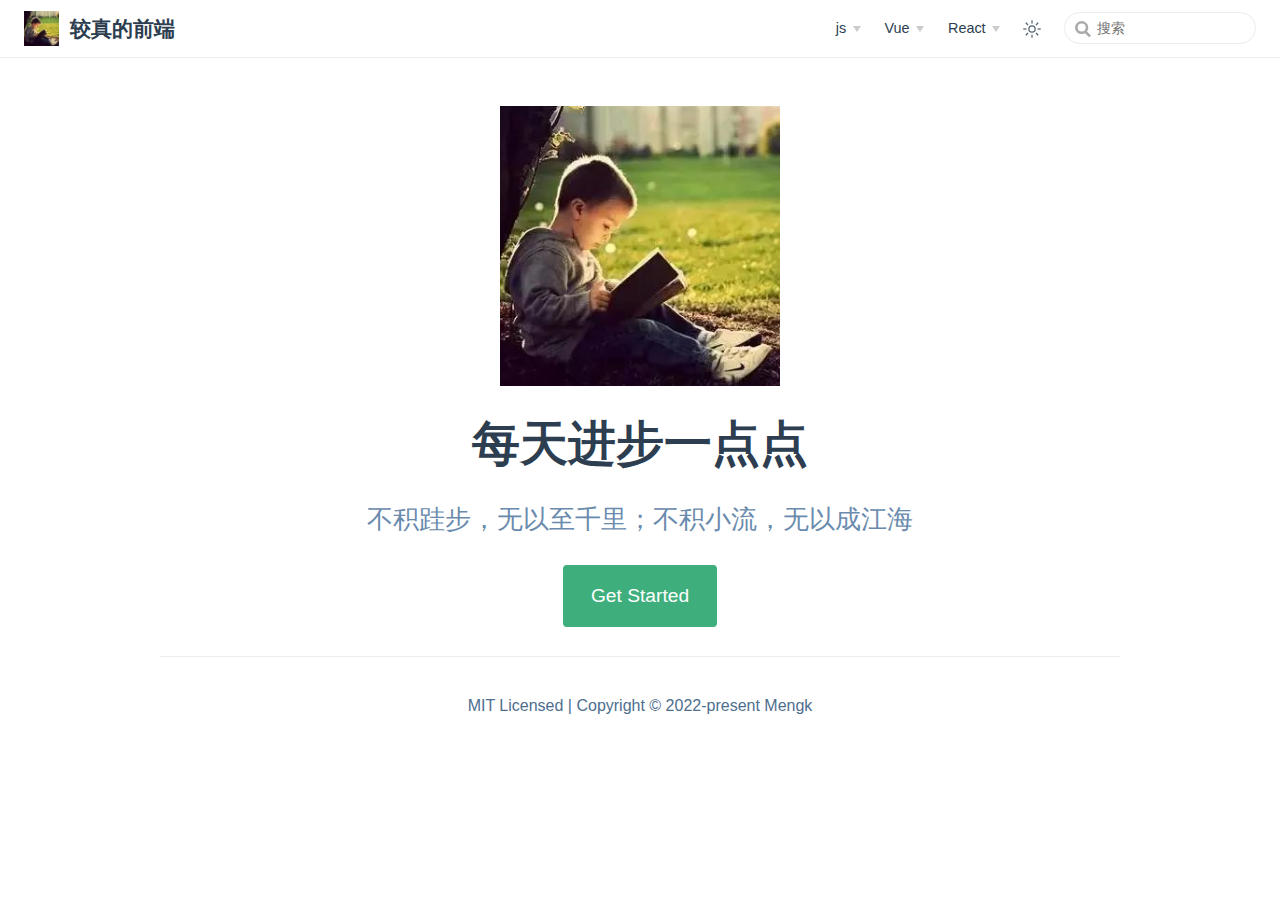
<file: index.html>
<!DOCTYPE html>
<html lang="zh">
  <head>
    <meta charset="utf-8">
    <meta name="viewport" content="width=device-width,initial-scale=1">
    <meta name="generator" content="VuePress 2.0.0-beta.32">
    <link rel="icon" type="image/png" sizes="16x16" href="/images/icons/favicon-16x16.png"><link rel="icon" type="image/png" sizes="32x32" href="/images/icons/favicon-32x32.png"><meta name="application-name" content="mengk"><meta name="apple-mobile-web-app-title" content="mengk"><meta name="apple-mobile-web-app-status-bar-style" content="black"><meta name="msapplication-TileColor" content="#3eaf7c"><meta name="theme-color" content="#3eaf7c"><title>首页 | 较真的前端</title><meta name="description" content="不积跬步，无以至千里；不积小流，无以成江海">
    <link rel="modulepreload" href="/assets/app.96f4461d.js"><link rel="modulepreload" href="/assets/index.html.504c7800.js"><link rel="modulepreload" href="/assets/plugin-vue_export-helper.21dcd24c.js"><link rel="modulepreload" href="/assets/index.html.ab6d810f.js">
    <link rel="stylesheet" href="/assets/style.10b2fc7d.css">
  </head>
  <body>
    <div id="app"><!--[--><div class="theme-container no-sidebar"><!--[--><header ref_key="navbar" class="navbar"><div class="toggle-sidebar-button" title="toggle sidebar" aria-expanded="false" role="button" tabindex="0"><div class="icon" aria-hidden="true"><span></span><span></span><span></span></div></div><span><a aria-current="page" href="/" class="router-link-active router-link-exact-active"><img class="logo" src="/images/logo.png" alt="较真的前端"><span class="site-name can-hide">较真的前端</span></a></span><div class="navbar-items-wrapper" style=""><!--[--><!--]--><nav class="navbar-items can-hide"><!--[--><div class="navbar-item"><div class="navbar-dropdown-wrapper"><button class="navbar-dropdown-title" type="button" aria-label="js"><span class="title">js</span><span class="arrow down"></span></button><button class="navbar-dropdown-title-mobile" type="button" aria-label="js"><span class="title">js</span><span class="right arrow"></span></button><!--[--><ul style="display:none;" class="navbar-dropdown"><!--[--><li class="navbar-dropdown-item"><a href="/js/promise.html" class="" aria-label="Promise 规范和应用"><!--[--><!--]--> Promise 规范和应用 <!--[--><!--]--></a></li><!--]--></ul><!--]--></div></div><div class="navbar-item"><div class="navbar-dropdown-wrapper"><button class="navbar-dropdown-title" type="button" aria-label="Vue"><span class="title">Vue</span><span class="arrow down"></span></button><button class="navbar-dropdown-title-mobile" type="button" aria-label="Vue"><span class="title">Vue</span><span class="right arrow"></span></button><!--[--><ul style="display:none;" class="navbar-dropdown"><!--[--><li class="navbar-dropdown-item"><a href="/vue/vuex&amp;ssr.html" class="" aria-label="Vuex &amp; SSR"><!--[--><!--]--> Vuex &amp; SSR <!--[--><!--]--></a></li><!--]--></ul><!--]--></div></div><div class="navbar-item"><div class="navbar-dropdown-wrapper"><button class="navbar-dropdown-title" type="button" aria-label="React"><span class="title">React</span><span class="arrow down"></span></button><button class="navbar-dropdown-title-mobile" type="button" aria-label="React"><span class="title">React</span><span class="right arrow"></span></button><!--[--><ul style="display:none;" class="navbar-dropdown"><!--[--><li class="navbar-dropdown-item"><a href="/react/hooks.html" class="" aria-label="React Hooks 原理探究"><!--[--><!--]--> React Hooks 原理探究 <!--[--><!--]--></a></li><!--]--></ul><!--]--></div></div><!--]--></nav><!--[--><!--]--><button class="toggle-dark-button" title="toggle dark mode"><svg style="" class="icon" focusable="false" viewBox="0 0 32 32"><path d="M16 12.005a4 4 0 1 1-4 4a4.005 4.005 0 0 1 4-4m0-2a6 6 0 1 0 6 6a6 6 0 0 0-6-6z" fill="currentColor"></path><path d="M5.394 6.813l1.414-1.415l3.506 3.506L8.9 10.318z" fill="currentColor"></path><path d="M2 15.005h5v2H2z" fill="currentColor"></path><path d="M5.394 25.197L8.9 21.691l1.414 1.415l-3.506 3.505z" fill="currentColor"></path><path d="M15 25.005h2v5h-2z" fill="currentColor"></path><path d="M21.687 23.106l1.414-1.415l3.506 3.506l-1.414 1.414z" fill="currentColor"></path><path d="M25 15.005h5v2h-5z" fill="currentColor"></path><path d="M21.687 8.904l3.506-3.506l1.414 1.415l-3.506 3.505z" fill="currentColor"></path><path d="M15 2.005h2v5h-2z" fill="currentColor"></path></svg><svg style="display:none;" class="icon" focusable="false" viewBox="0 0 32 32"><path d="M13.502 5.414a15.075 15.075 0 0 0 11.594 18.194a11.113 11.113 0 0 1-7.975 3.39c-.138 0-.278.005-.418 0a11.094 11.094 0 0 1-3.2-21.584M14.98 3a1.002 1.002 0 0 0-.175.016a13.096 13.096 0 0 0 1.825 25.981c.164.006.328 0 .49 0a13.072 13.072 0 0 0 10.703-5.555a1.01 1.01 0 0 0-.783-1.565A13.08 13.08 0 0 1 15.89 4.38A1.015 1.015 0 0 0 14.98 3z" fill="currentColor"></path></svg></button><form class="search-box" role="search"><input type="search" placeholder="搜索" autocomplete="off" spellcheck="false" value><!----></form></div></header><!--]--><div class="sidebar-mask"></div><!--[--><aside class="sidebar"><nav class="navbar-items"><!--[--><div class="navbar-item"><div class="navbar-dropdown-wrapper"><button class="navbar-dropdown-title" type="button" aria-label="js"><span class="title">js</span><span class="arrow down"></span></button><button class="navbar-dropdown-title-mobile" type="button" aria-label="js"><span class="title">js</span><span class="right arrow"></span></button><!--[--><ul style="display:none;" class="navbar-dropdown"><!--[--><li class="navbar-dropdown-item"><a href="/js/promise.html" class="" aria-label="Promise 规范和应用"><!--[--><!--]--> Promise 规范和应用 <!--[--><!--]--></a></li><!--]--></ul><!--]--></div></div><div class="navbar-item"><div class="navbar-dropdown-wrapper"><button class="navbar-dropdown-title" type="button" aria-label="Vue"><span class="title">Vue</span><span class="arrow down"></span></button><button class="navbar-dropdown-title-mobile" type="button" aria-label="Vue"><span class="title">Vue</span><span class="right arrow"></span></button><!--[--><ul style="display:none;" class="navbar-dropdown"><!--[--><li class="navbar-dropdown-item"><a href="/vue/vuex&amp;ssr.html" class="" aria-label="Vuex &amp; SSR"><!--[--><!--]--> Vuex &amp; SSR <!--[--><!--]--></a></li><!--]--></ul><!--]--></div></div><div class="navbar-item"><div class="navbar-dropdown-wrapper"><button class="navbar-dropdown-title" type="button" aria-label="React"><span class="title">React</span><span class="arrow down"></span></button><button class="navbar-dropdown-title-mobile" type="button" aria-label="React"><span class="title">React</span><span class="right arrow"></span></button><!--[--><ul style="display:none;" class="navbar-dropdown"><!--[--><li class="navbar-dropdown-item"><a href="/react/hooks.html" class="" aria-label="React Hooks 原理探究"><!--[--><!--]--> React Hooks 原理探究 <!--[--><!--]--></a></li><!--]--></ul><!--]--></div></div><!--]--></nav><!--[--><!--]--><!----><!--[--><!--]--></aside><!--]--><!--[--><main class="home"><header class="hero"><img src="/images/logo.png" alt="每天进步一点点"><h1 id="main-title">每天进步一点点</h1><p class="description">不积跬步，无以至千里；不积小流，无以成江海</p><p class="actions"><!--[--><a href="/js/promise.html" class="action-button primary" aria-label="Get Started"><!--[--><!--]--> Get Started <!--[--><!--]--></a><!--]--></p></header><!----><div class="theme-default-content custom"></div><!--[--><div class="footer">MIT Licensed | Copyright © 2022-present Mengk</div><!--]--></main><!--]--></div><!----><!--]--></div>
    <script type="module" src="/assets/app.96f4461d.js" defer></script>
  </body>
</html>
</file>
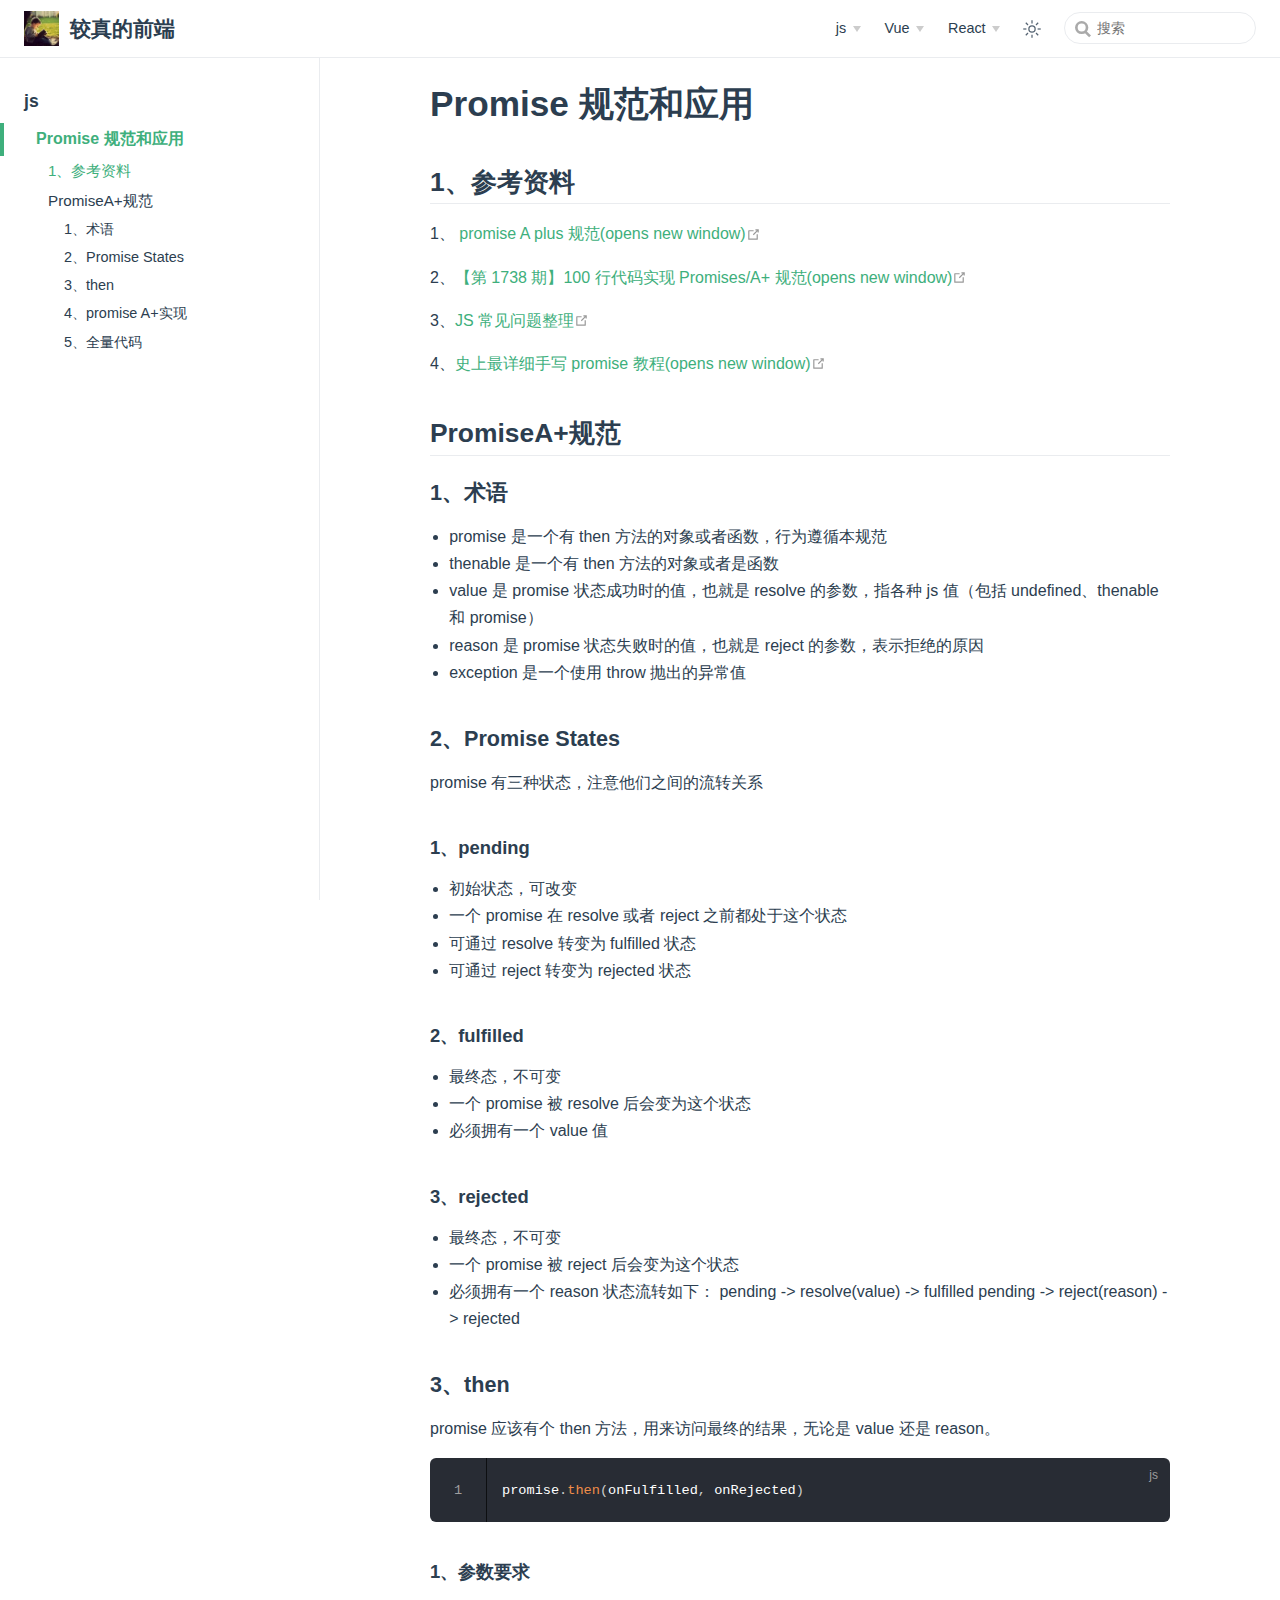
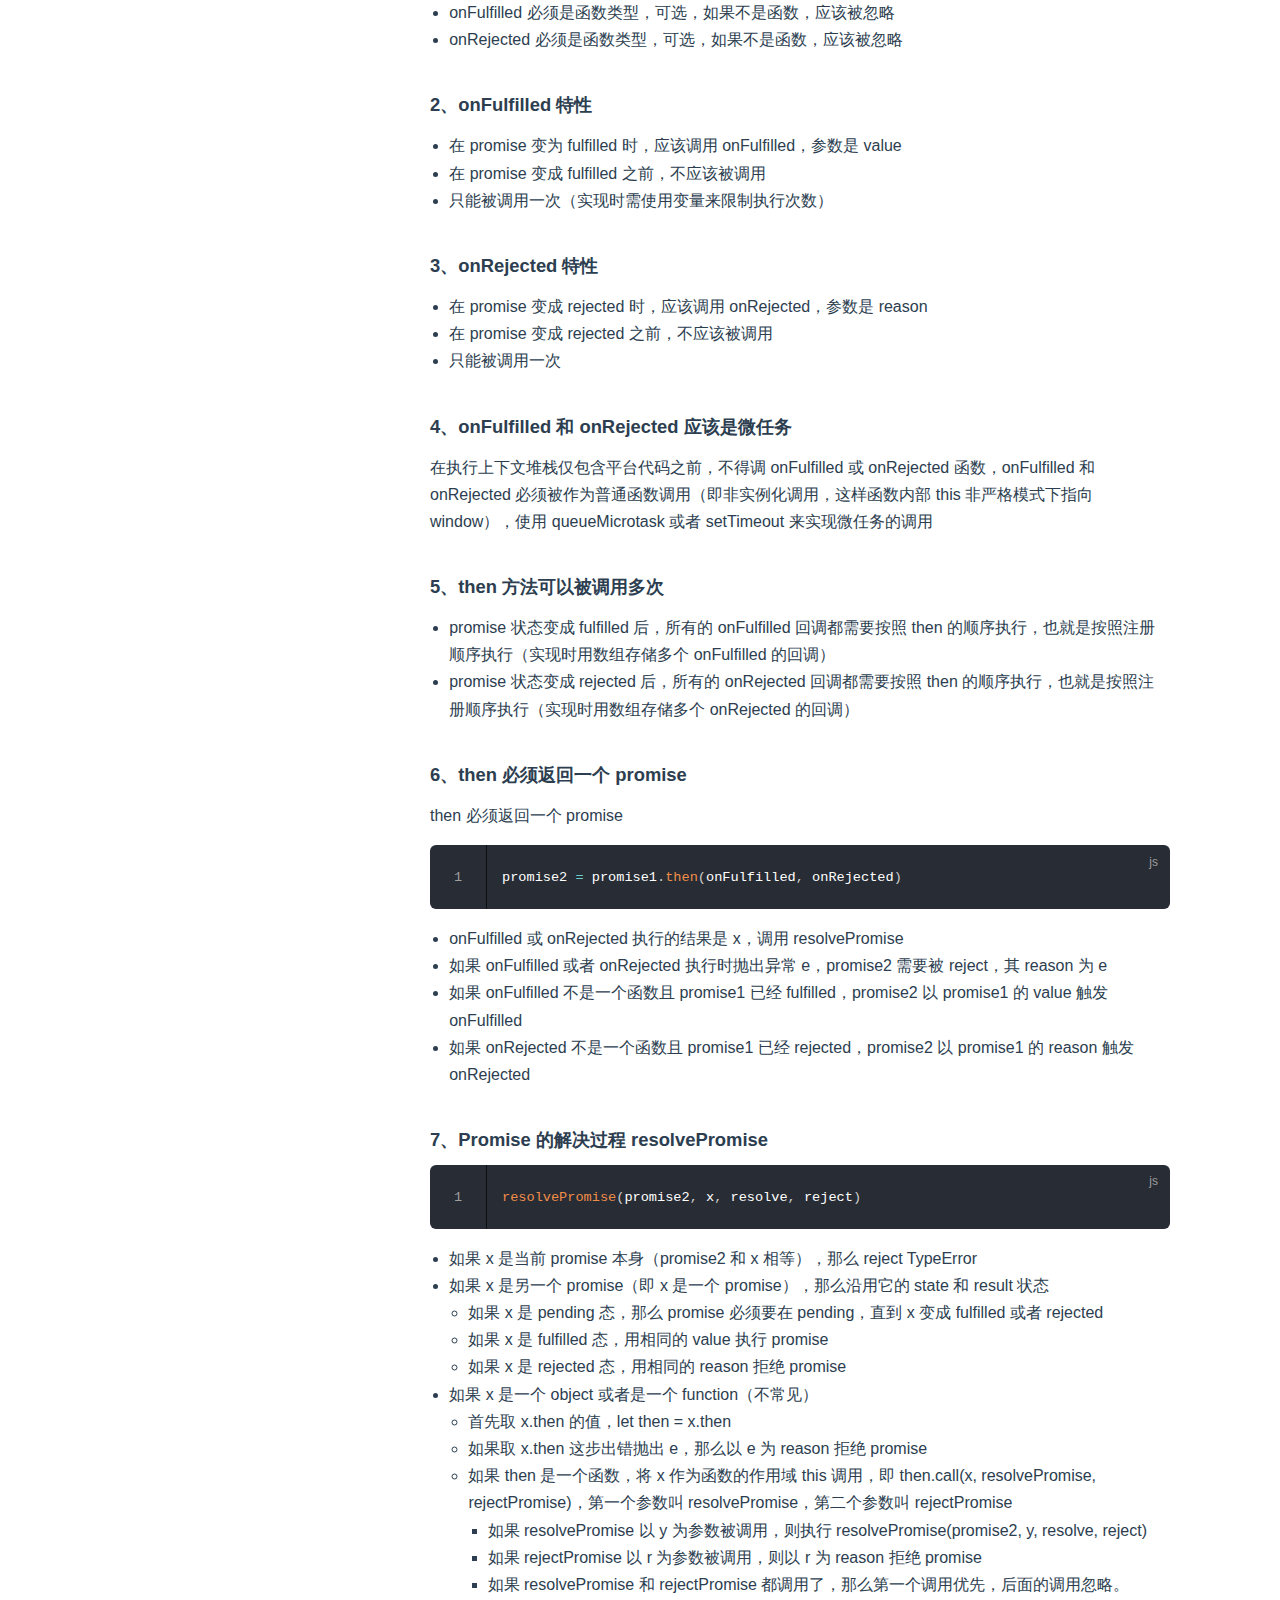
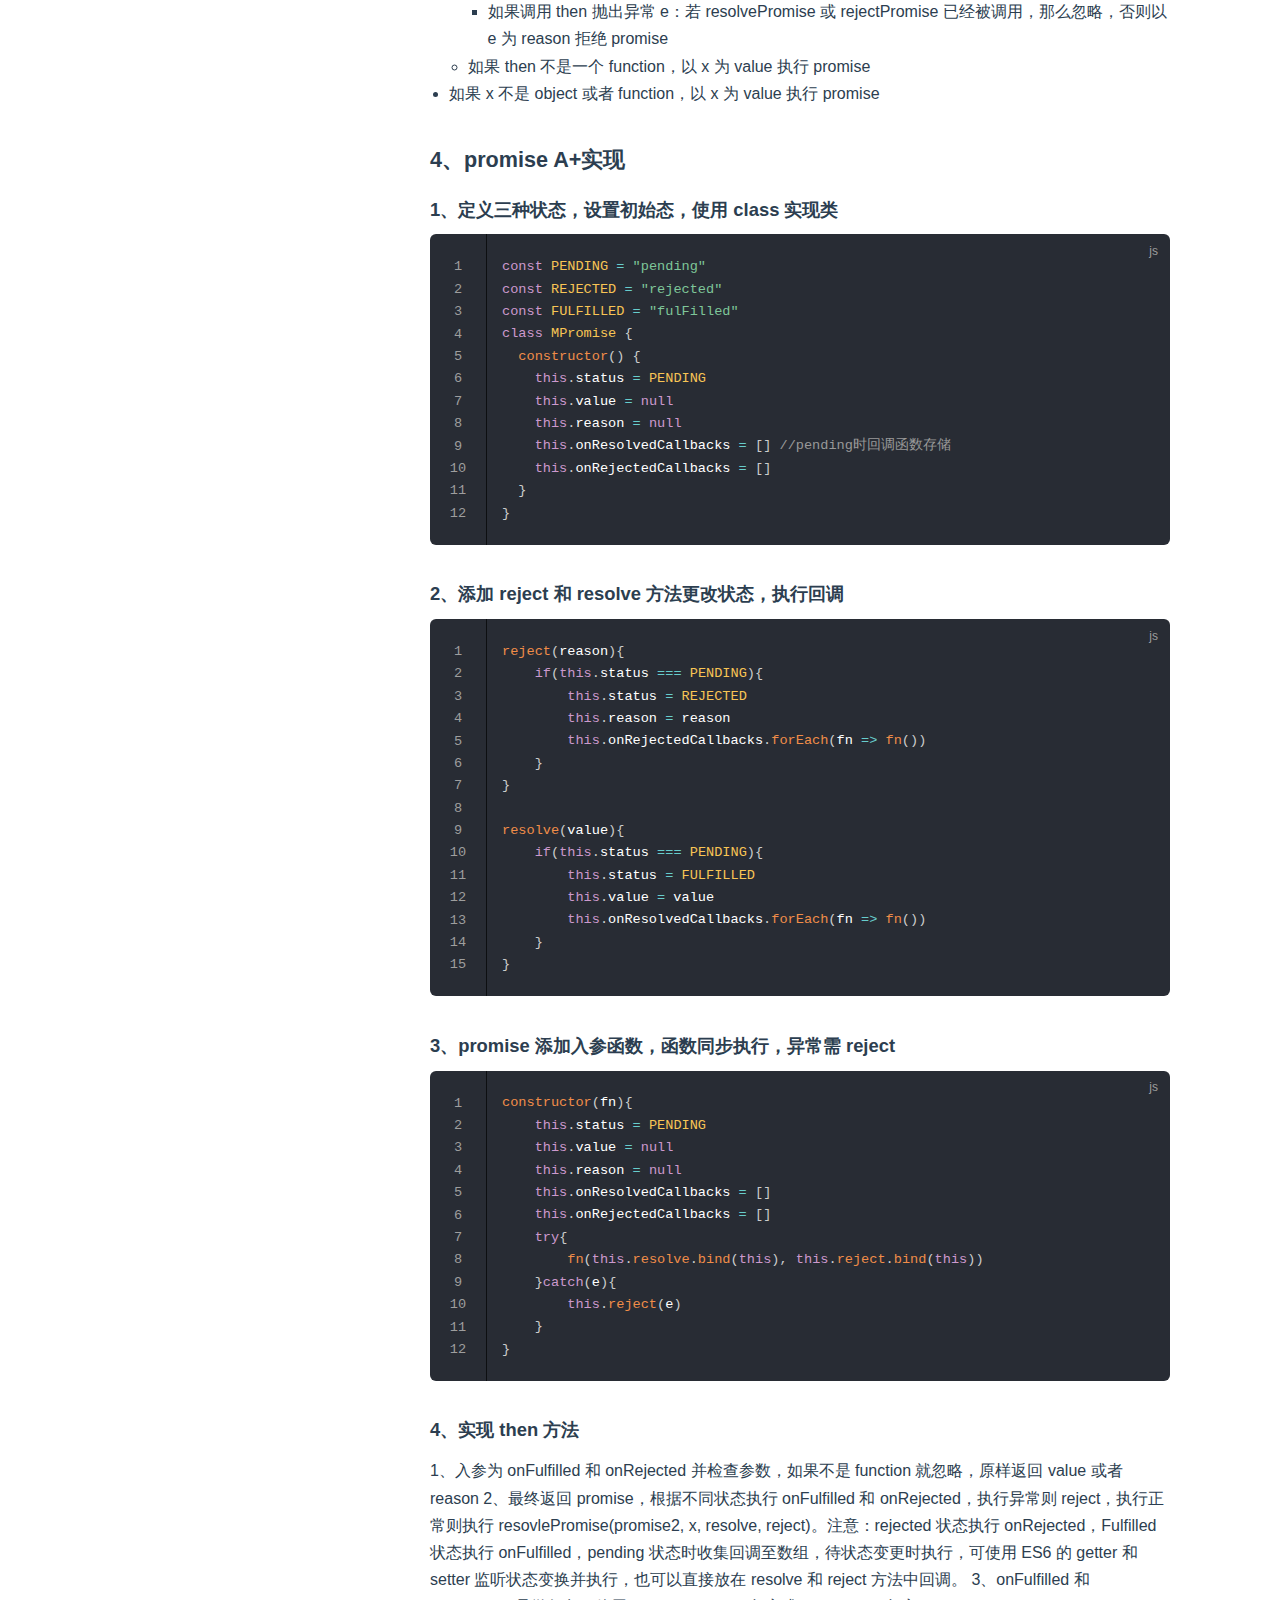
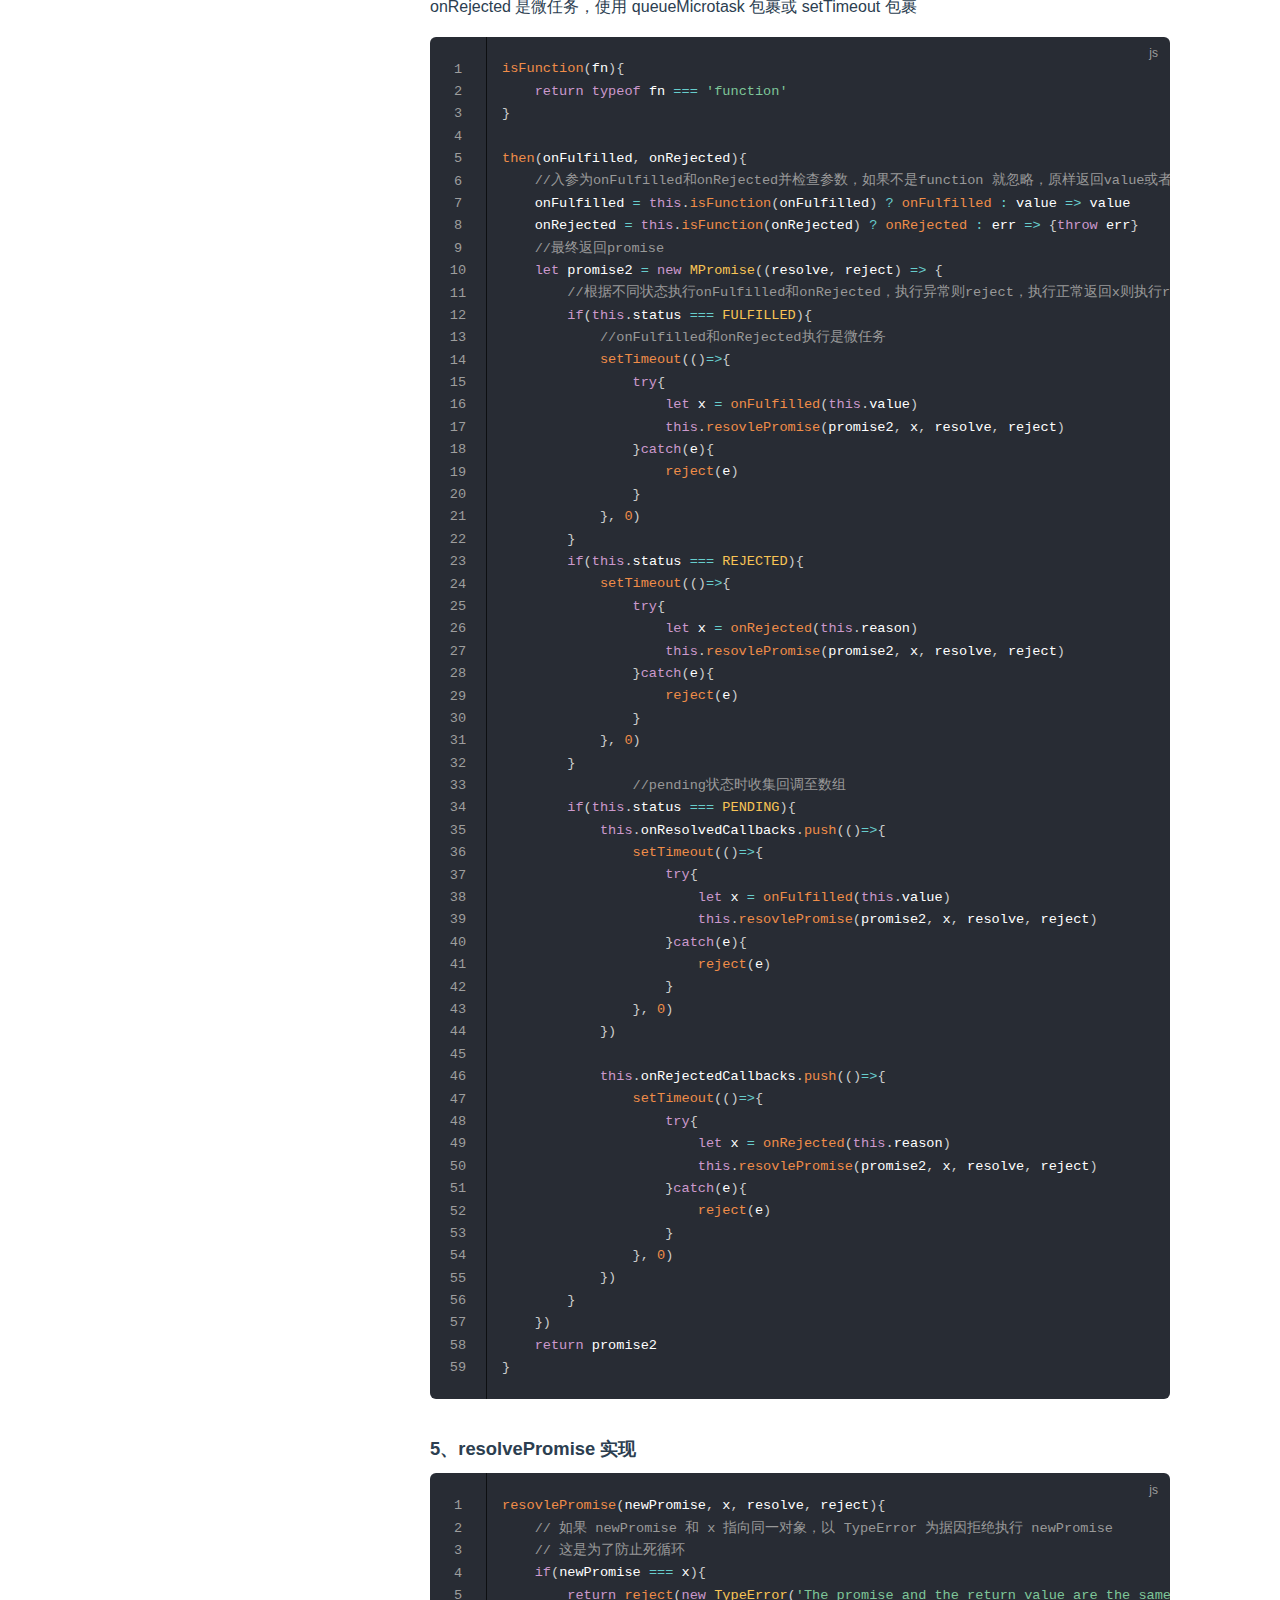
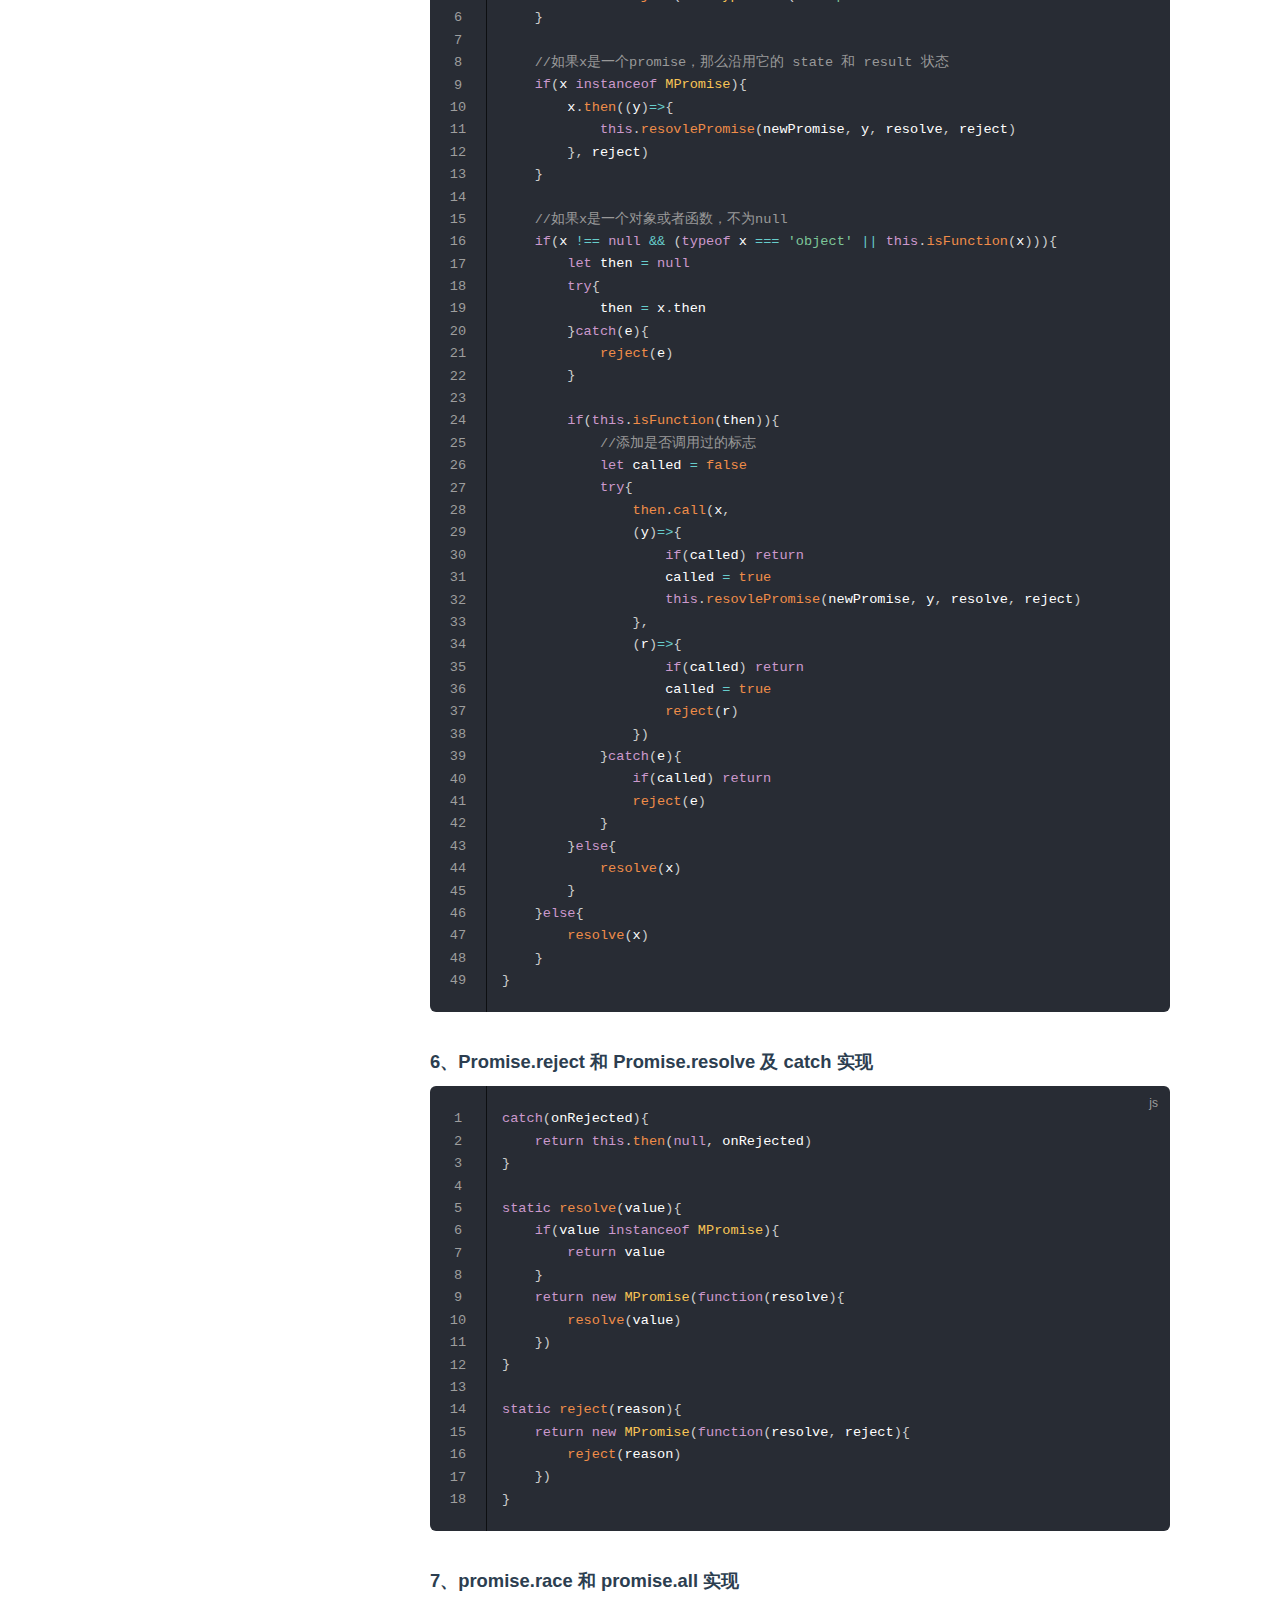
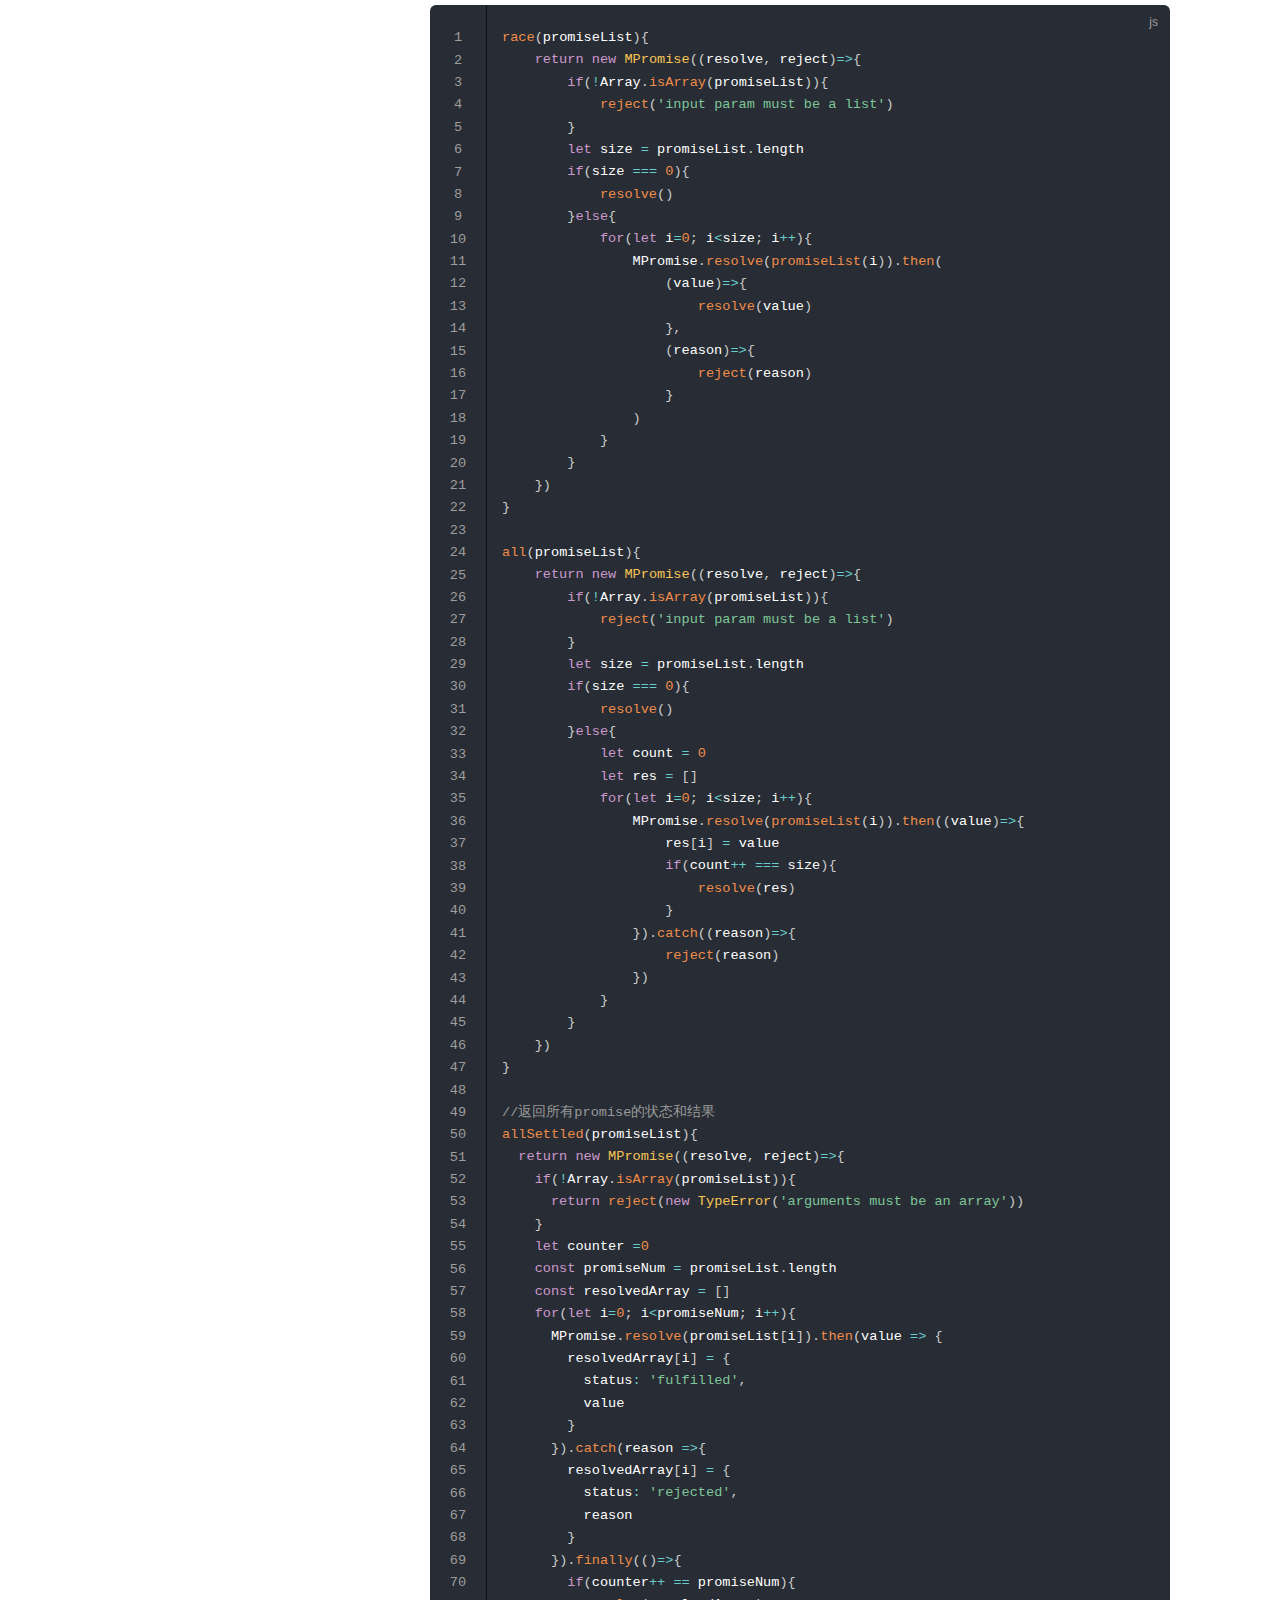
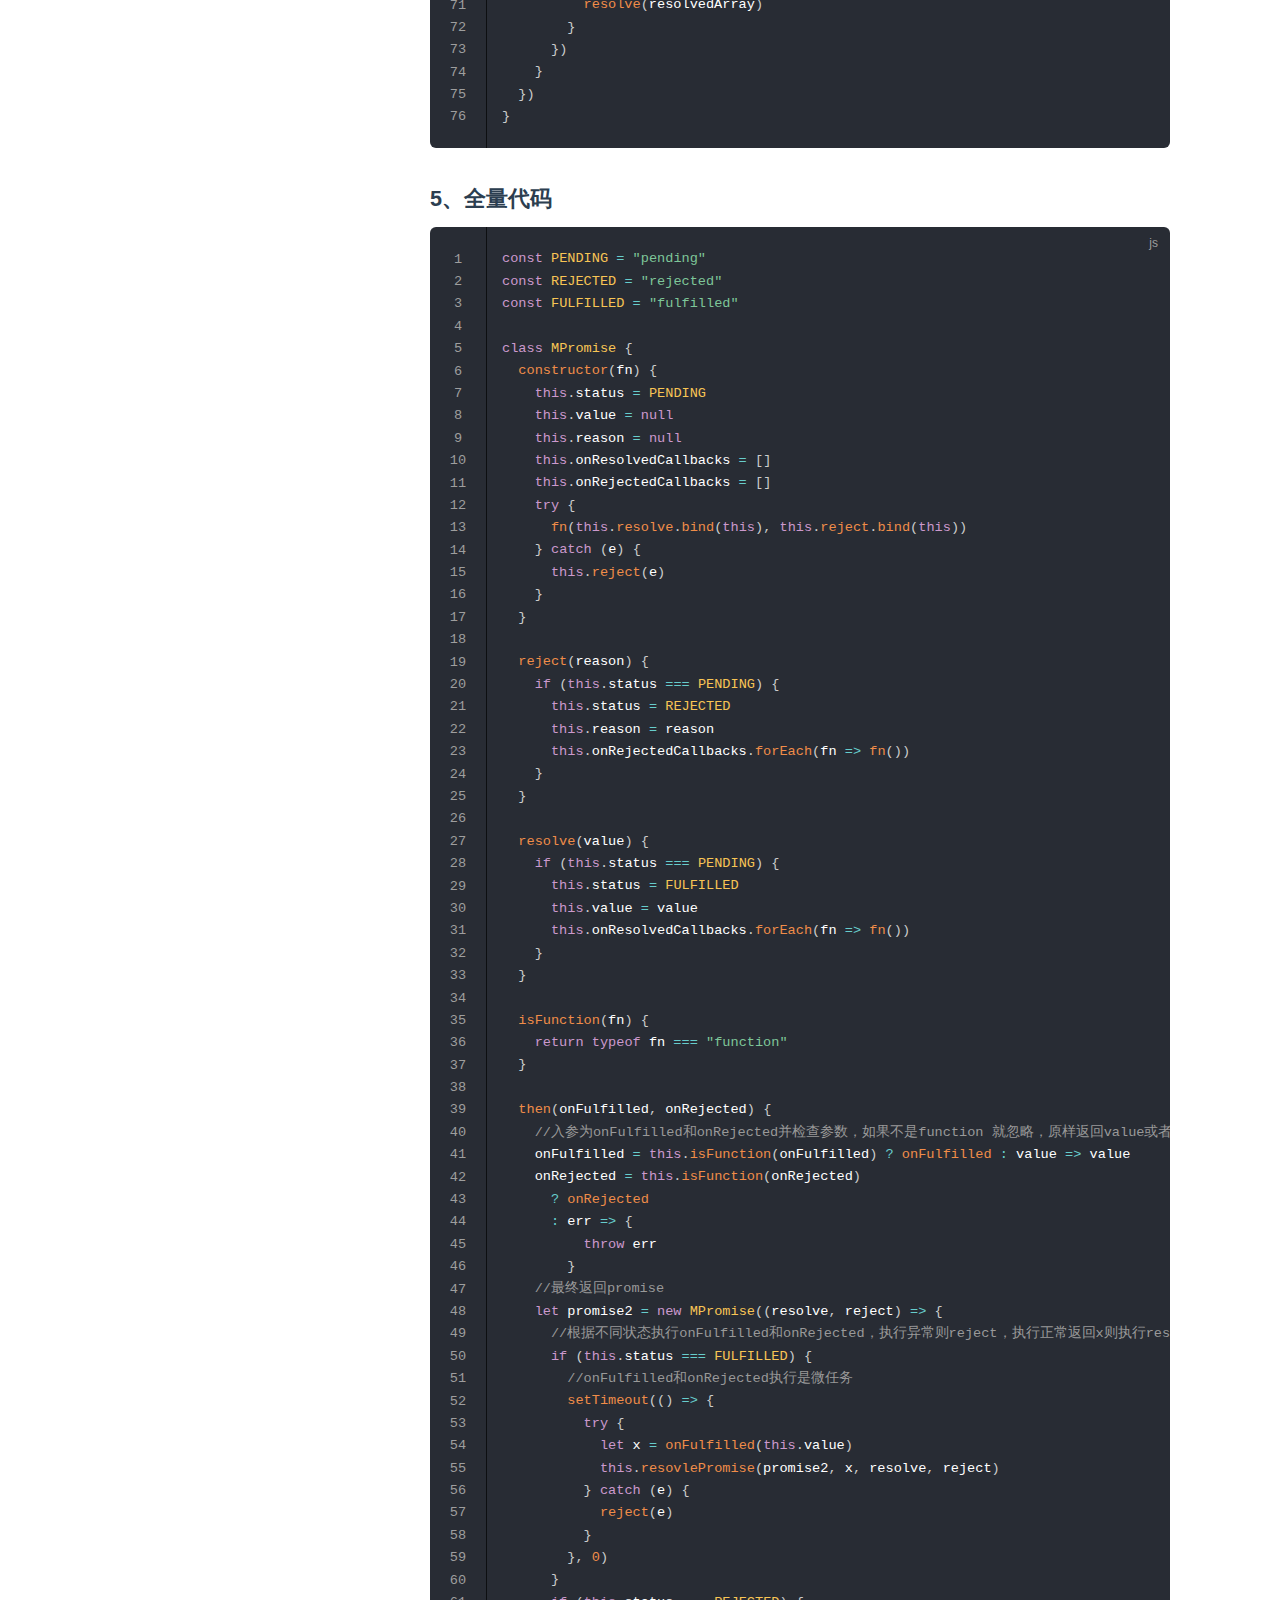
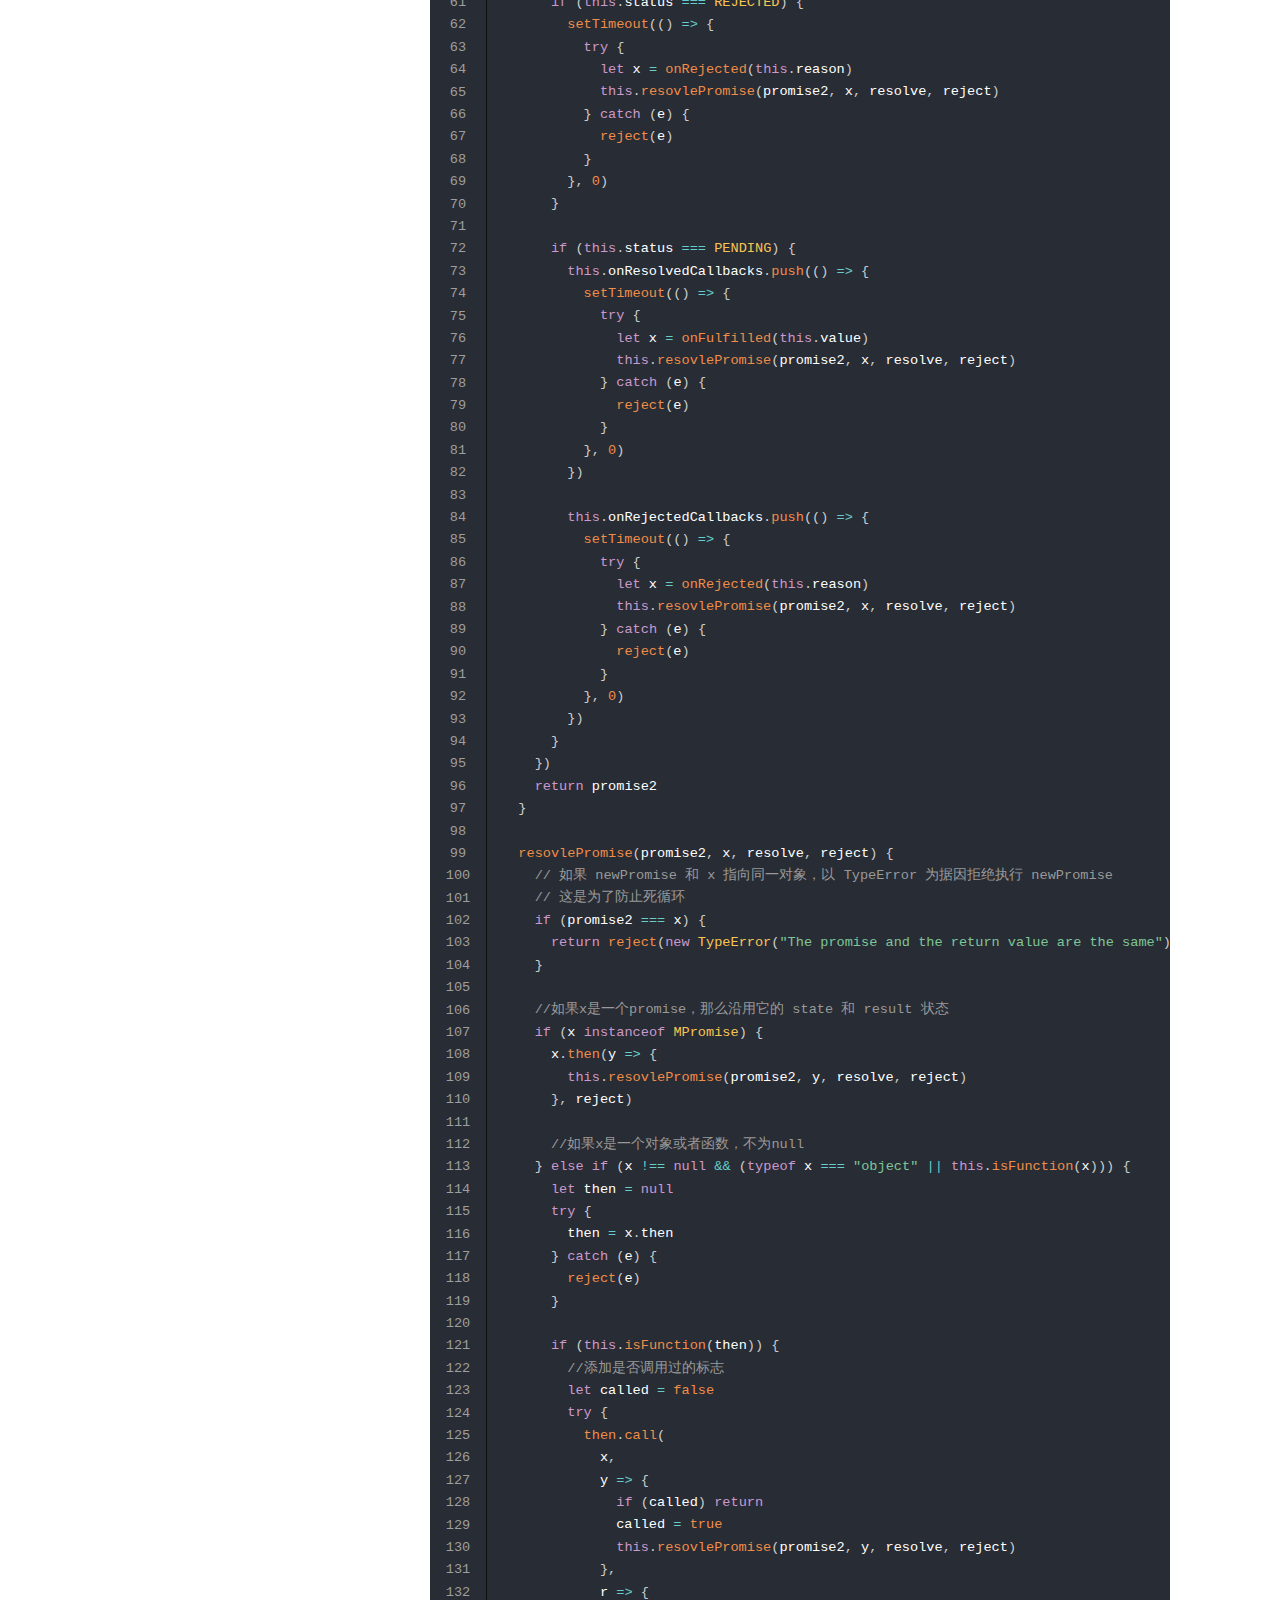
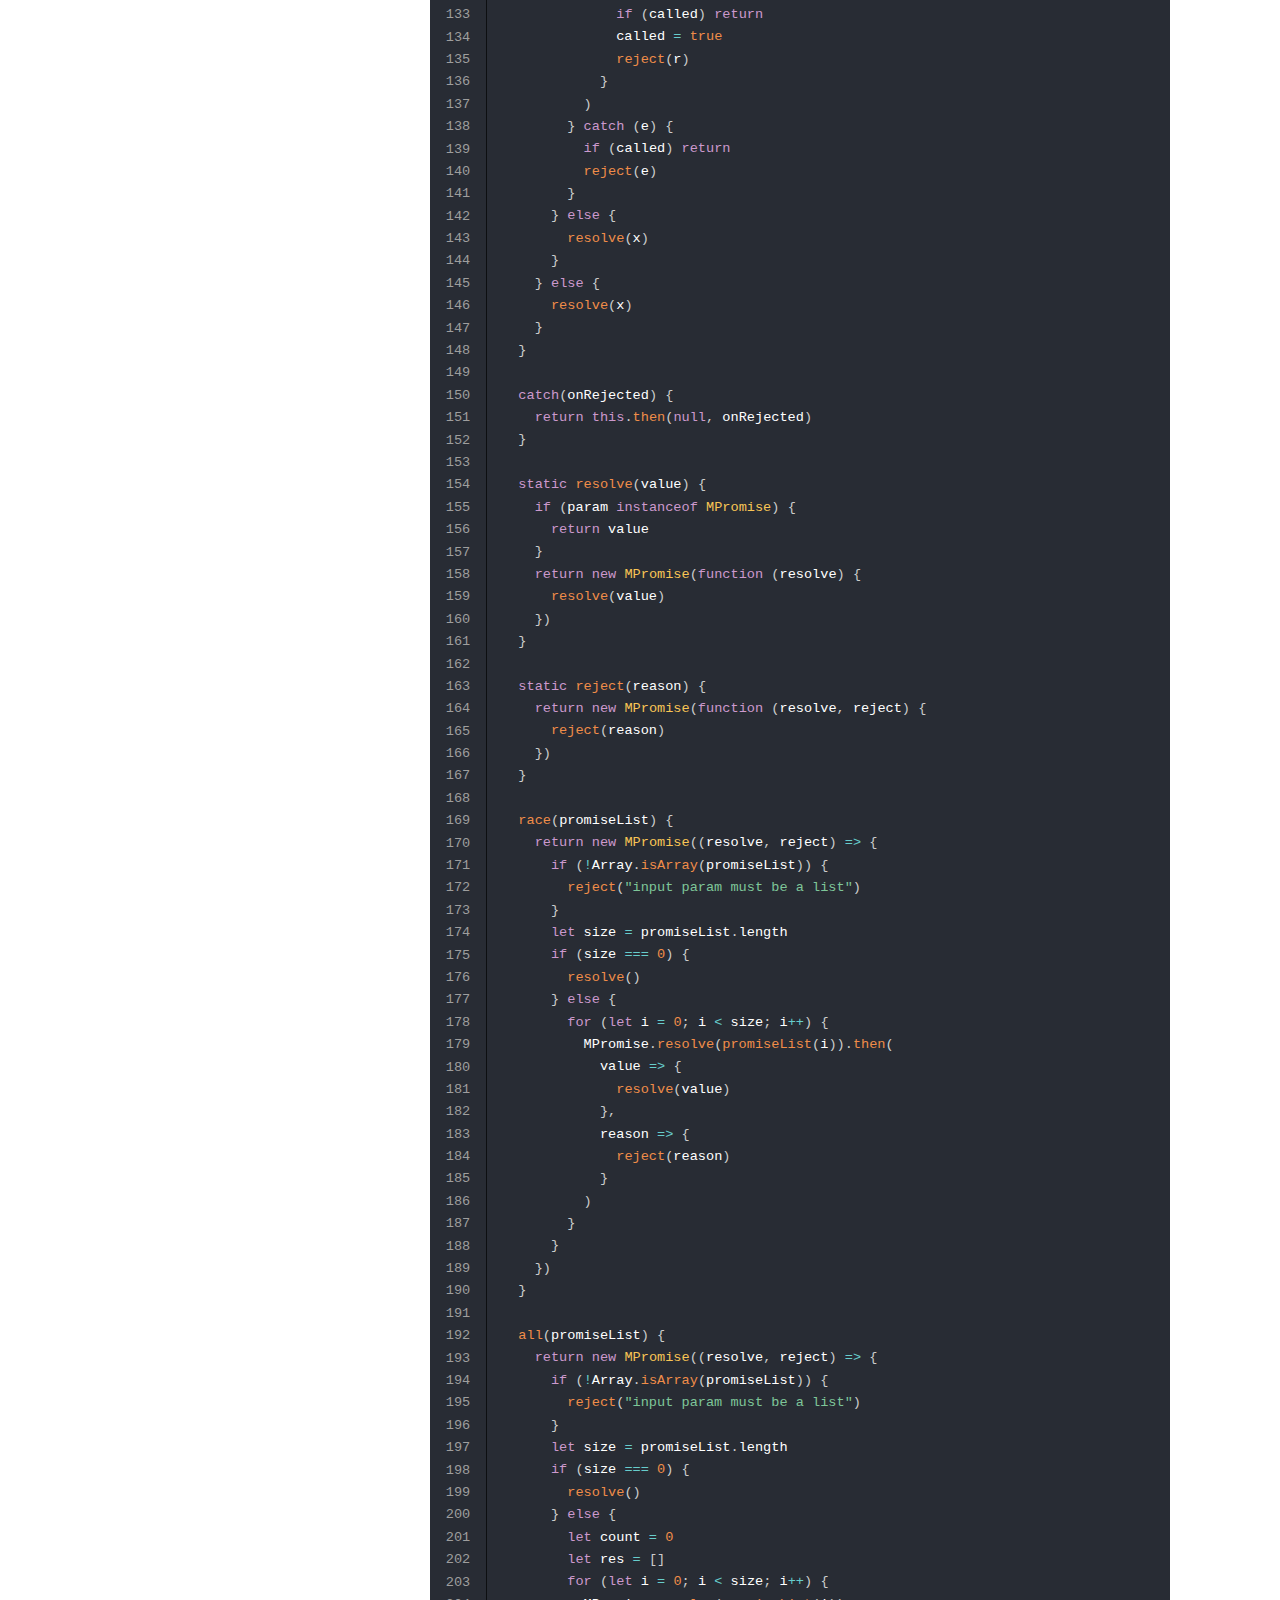
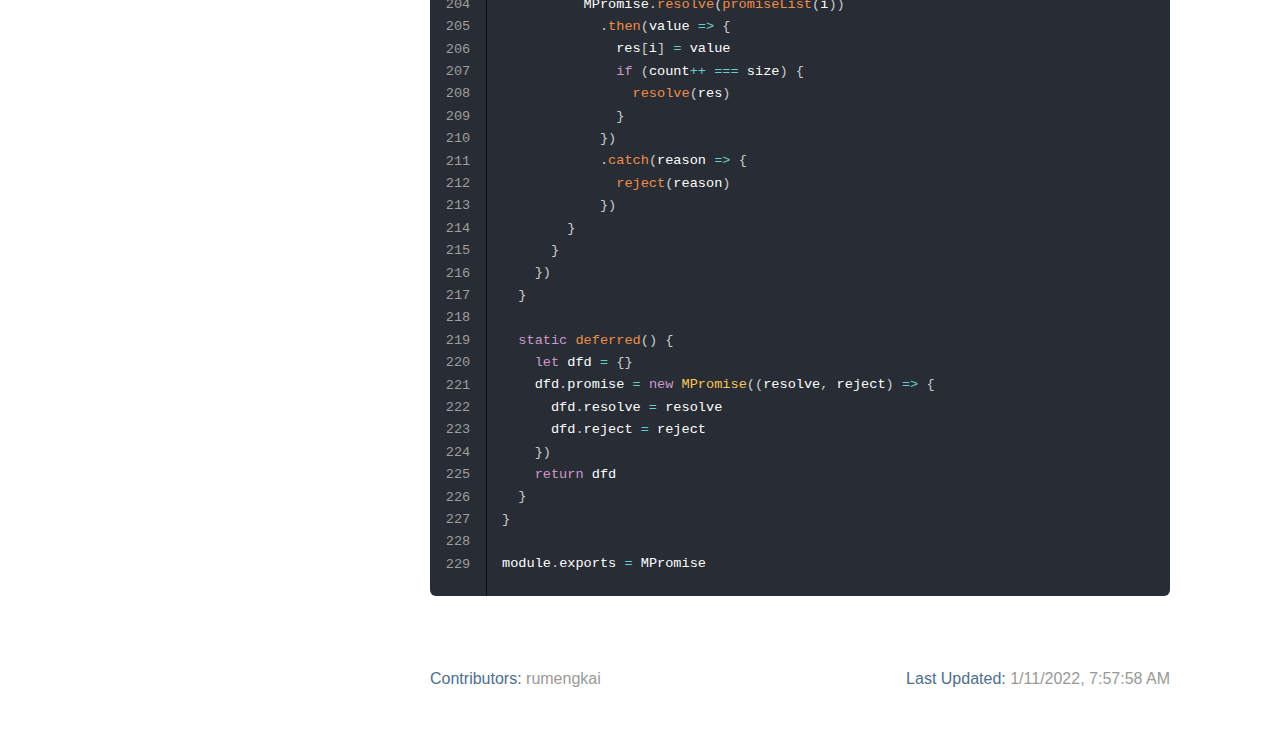
<file: js/promise.html>
<!DOCTYPE html>
<html lang="zh">
  <head>
    <meta charset="utf-8">
    <meta name="viewport" content="width=device-width,initial-scale=1">
    <meta name="generator" content="VuePress 2.0.0-beta.32">
    <link rel="icon" type="image/png" sizes="16x16" href="/images/icons/favicon-16x16.png"><link rel="icon" type="image/png" sizes="32x32" href="/images/icons/favicon-32x32.png"><meta name="application-name" content="mengk"><meta name="apple-mobile-web-app-title" content="mengk"><meta name="apple-mobile-web-app-status-bar-style" content="black"><meta name="msapplication-TileColor" content="#3eaf7c"><meta name="theme-color" content="#3eaf7c"><title>Promise 规范和应用 | 较真的前端</title><meta name="description" content="不积跬步，无以至千里；不积小流，无以成江海">
    <link rel="modulepreload" href="/assets/app.96f4461d.js"><link rel="modulepreload" href="/assets/promise.html.5be5898f.js"><link rel="modulepreload" href="/assets/plugin-vue_export-helper.21dcd24c.js"><link rel="modulepreload" href="/assets/promise.html.a0008716.js">
    <link rel="stylesheet" href="/assets/style.10b2fc7d.css">
  </head>
  <body>
    <div id="app"><!--[--><div class="theme-container"><!--[--><header ref_key="navbar" class="navbar"><div class="toggle-sidebar-button" title="toggle sidebar" aria-expanded="false" role="button" tabindex="0"><div class="icon" aria-hidden="true"><span></span><span></span><span></span></div></div><span><a href="/" class=""><img class="logo" src="/images/logo.png" alt="较真的前端"><span class="site-name can-hide">较真的前端</span></a></span><div class="navbar-items-wrapper" style=""><!--[--><!--]--><nav class="navbar-items can-hide"><!--[--><div class="navbar-item"><div class="navbar-dropdown-wrapper"><button class="navbar-dropdown-title" type="button" aria-label="js"><span class="title">js</span><span class="arrow down"></span></button><button class="navbar-dropdown-title-mobile" type="button" aria-label="js"><span class="title">js</span><span class="right arrow"></span></button><!--[--><ul style="display:none;" class="navbar-dropdown"><!--[--><li class="navbar-dropdown-item"><a aria-current="page" href="/js/promise.html" class="router-link-active router-link-exact-active router-link-active" aria-label="Promise 规范和应用"><!--[--><!--]--> Promise 规范和应用 <!--[--><!--]--></a></li><!--]--></ul><!--]--></div></div><div class="navbar-item"><div class="navbar-dropdown-wrapper"><button class="navbar-dropdown-title" type="button" aria-label="Vue"><span class="title">Vue</span><span class="arrow down"></span></button><button class="navbar-dropdown-title-mobile" type="button" aria-label="Vue"><span class="title">Vue</span><span class="right arrow"></span></button><!--[--><ul style="display:none;" class="navbar-dropdown"><!--[--><li class="navbar-dropdown-item"><a href="/vue/vuex&amp;ssr.html" class="" aria-label="Vuex &amp; SSR"><!--[--><!--]--> Vuex &amp; SSR <!--[--><!--]--></a></li><!--]--></ul><!--]--></div></div><div class="navbar-item"><div class="navbar-dropdown-wrapper"><button class="navbar-dropdown-title" type="button" aria-label="React"><span class="title">React</span><span class="arrow down"></span></button><button class="navbar-dropdown-title-mobile" type="button" aria-label="React"><span class="title">React</span><span class="right arrow"></span></button><!--[--><ul style="display:none;" class="navbar-dropdown"><!--[--><li class="navbar-dropdown-item"><a href="/react/hooks.html" class="" aria-label="React Hooks 原理探究"><!--[--><!--]--> React Hooks 原理探究 <!--[--><!--]--></a></li><!--]--></ul><!--]--></div></div><!--]--></nav><!--[--><!--]--><button class="toggle-dark-button" title="toggle dark mode"><svg style="" class="icon" focusable="false" viewBox="0 0 32 32"><path d="M16 12.005a4 4 0 1 1-4 4a4.005 4.005 0 0 1 4-4m0-2a6 6 0 1 0 6 6a6 6 0 0 0-6-6z" fill="currentColor"></path><path d="M5.394 6.813l1.414-1.415l3.506 3.506L8.9 10.318z" fill="currentColor"></path><path d="M2 15.005h5v2H2z" fill="currentColor"></path><path d="M5.394 25.197L8.9 21.691l1.414 1.415l-3.506 3.505z" fill="currentColor"></path><path d="M15 25.005h2v5h-2z" fill="currentColor"></path><path d="M21.687 23.106l1.414-1.415l3.506 3.506l-1.414 1.414z" fill="currentColor"></path><path d="M25 15.005h5v2h-5z" fill="currentColor"></path><path d="M21.687 8.904l3.506-3.506l1.414 1.415l-3.506 3.505z" fill="currentColor"></path><path d="M15 2.005h2v5h-2z" fill="currentColor"></path></svg><svg style="display:none;" class="icon" focusable="false" viewBox="0 0 32 32"><path d="M13.502 5.414a15.075 15.075 0 0 0 11.594 18.194a11.113 11.113 0 0 1-7.975 3.39c-.138 0-.278.005-.418 0a11.094 11.094 0 0 1-3.2-21.584M14.98 3a1.002 1.002 0 0 0-.175.016a13.096 13.096 0 0 0 1.825 25.981c.164.006.328 0 .49 0a13.072 13.072 0 0 0 10.703-5.555a1.01 1.01 0 0 0-.783-1.565A13.08 13.08 0 0 1 15.89 4.38A1.015 1.015 0 0 0 14.98 3z" fill="currentColor"></path></svg></button><form class="search-box" role="search"><input type="search" placeholder="搜索" autocomplete="off" spellcheck="false" value><!----></form></div></header><!--]--><div class="sidebar-mask"></div><!--[--><aside class="sidebar"><nav class="navbar-items"><!--[--><div class="navbar-item"><div class="navbar-dropdown-wrapper"><button class="navbar-dropdown-title" type="button" aria-label="js"><span class="title">js</span><span class="arrow down"></span></button><button class="navbar-dropdown-title-mobile" type="button" aria-label="js"><span class="title">js</span><span class="right arrow"></span></button><!--[--><ul style="display:none;" class="navbar-dropdown"><!--[--><li class="navbar-dropdown-item"><a aria-current="page" href="/js/promise.html" class="router-link-active router-link-exact-active router-link-active" aria-label="Promise 规范和应用"><!--[--><!--]--> Promise 规范和应用 <!--[--><!--]--></a></li><!--]--></ul><!--]--></div></div><div class="navbar-item"><div class="navbar-dropdown-wrapper"><button class="navbar-dropdown-title" type="button" aria-label="Vue"><span class="title">Vue</span><span class="arrow down"></span></button><button class="navbar-dropdown-title-mobile" type="button" aria-label="Vue"><span class="title">Vue</span><span class="right arrow"></span></button><!--[--><ul style="display:none;" class="navbar-dropdown"><!--[--><li class="navbar-dropdown-item"><a href="/vue/vuex&amp;ssr.html" class="" aria-label="Vuex &amp; SSR"><!--[--><!--]--> Vuex &amp; SSR <!--[--><!--]--></a></li><!--]--></ul><!--]--></div></div><div class="navbar-item"><div class="navbar-dropdown-wrapper"><button class="navbar-dropdown-title" type="button" aria-label="React"><span class="title">React</span><span class="arrow down"></span></button><button class="navbar-dropdown-title-mobile" type="button" aria-label="React"><span class="title">React</span><span class="right arrow"></span></button><!--[--><ul style="display:none;" class="navbar-dropdown"><!--[--><li class="navbar-dropdown-item"><a href="/react/hooks.html" class="" aria-label="React Hooks 原理探究"><!--[--><!--]--> React Hooks 原理探究 <!--[--><!--]--></a></li><!--]--></ul><!--]--></div></div><!--]--></nav><!--[--><!--]--><ul class="sidebar-items"><!--[--><li><p class="sidebar-item sidebar-heading active">js <!----></p><!--[--><ul style="" class="sidebar-item-children"><!--[--><li><a aria-current="page" href="/js/promise.html" class="router-link-active router-link-exact-active router-link-active sidebar-item active" aria-label="Promise 规范和应用"><!--[--><!--]--> Promise 规范和应用 <!--[--><!--]--></a><!--[--><ul style="" class="sidebar-item-children"><!--[--><li><a aria-current="page" href="/js/promise.html#_1、参考资料" class="router-link-active router-link-exact-active sidebar-item" aria-label="1、参考资料"><!--[--><!--]--> 1、参考资料 <!--[--><!--]--></a><!----></li><li><a aria-current="page" href="/js/promise.html#promisea-规范" class="router-link-active router-link-exact-active sidebar-item" aria-label="PromiseA+规范"><!--[--><!--]--> PromiseA+规范 <!--[--><!--]--></a><!--[--><ul style="" class="sidebar-item-children"><!--[--><li><a aria-current="page" href="/js/promise.html#_1、术语" class="router-link-active router-link-exact-active sidebar-item" aria-label="1、术语"><!--[--><!--]--> 1、术语 <!--[--><!--]--></a><!----></li><li><a aria-current="page" href="/js/promise.html#_2、promise-states" class="router-link-active router-link-exact-active sidebar-item" aria-label="2、Promise States"><!--[--><!--]--> 2、Promise States <!--[--><!--]--></a><!----></li><li><a aria-current="page" href="/js/promise.html#_3、then" class="router-link-active router-link-exact-active sidebar-item" aria-label="3、then"><!--[--><!--]--> 3、then <!--[--><!--]--></a><!----></li><li><a aria-current="page" href="/js/promise.html#_4、promise-a-实现" class="router-link-active router-link-exact-active sidebar-item" aria-label="4、promise A+实现"><!--[--><!--]--> 4、promise A+实现 <!--[--><!--]--></a><!----></li><li><a aria-current="page" href="/js/promise.html#_5、全量代码" class="router-link-active router-link-exact-active sidebar-item" aria-label="5、全量代码"><!--[--><!--]--> 5、全量代码 <!--[--><!--]--></a><!----></li><!--]--></ul><!--]--></li><!--]--></ul><!--]--></li><!--]--></ul><!--]--></li><!--]--></ul><!--[--><!--]--></aside><!--]--><!--[--><main class="page"><!--[--><!--]--><div class="theme-default-content"><!--[--><h1 id="promise-规范和应用" tabindex="-1"><a class="header-anchor" href="#promise-规范和应用" aria-hidden="true">#</a> Promise 规范和应用</h1><h2 id="_1、参考资料" tabindex="-1"><a class="header-anchor" href="#_1、参考资料" aria-hidden="true">#</a> 1、参考资料</h2><p>1、 <a href="https://promisesaplus.com/" target="_blank" rel="noopener noreferrer">promise A plus 规范(opens new window)<span><svg class="external-link-icon" xmlns="http://www.w3.org/2000/svg" aria-hidden="true" focusable="false" x="0px" y="0px" viewbox="0 0 100 100" width="15" height="15"><path fill="currentColor" d="M18.8,85.1h56l0,0c2.2,0,4-1.8,4-4v-32h-8v28h-48v-48h28v-8h-32l0,0c-2.2,0-4,1.8-4,4v56C14.8,83.3,16.6,85.1,18.8,85.1z"></path><polygon fill="currentColor" points="45.7,48.7 51.3,54.3 77.2,28.5 77.2,37.2 85.2,37.2 85.2,14.9 62.8,14.9 62.8,22.9 71.5,22.9"></polygon></svg><!--[--><span class="sr-only">open in new window</span><!--]--></span></a></p><p>2、<a href="https://mp.weixin.qq.com/s/Yrwe2x6HukfqJZM6HkmRcw" target="_blank" rel="noopener noreferrer">【第 1738 期】100 行代码实现 Promises/A+ 规范(opens new window)<span><svg class="external-link-icon" xmlns="http://www.w3.org/2000/svg" aria-hidden="true" focusable="false" x="0px" y="0px" viewbox="0 0 100 100" width="15" height="15"><path fill="currentColor" d="M18.8,85.1h56l0,0c2.2,0,4-1.8,4-4v-32h-8v28h-48v-48h28v-8h-32l0,0c-2.2,0-4,1.8-4,4v56C14.8,83.3,16.6,85.1,18.8,85.1z"></path><polygon fill="currentColor" points="45.7,48.7 51.3,54.3 77.2,28.5 77.2,37.2 85.2,37.2 85.2,14.9 62.8,14.9 62.8,22.9 71.5,22.9"></polygon></svg><!--[--><span class="sr-only">open in new window</span><!--]--></span></a></p><p>3、<a href="https://www.wangjxk.top/frontend/js/" target="_blank" rel="noopener noreferrer">JS 常见问题整理<span><svg class="external-link-icon" xmlns="http://www.w3.org/2000/svg" aria-hidden="true" focusable="false" x="0px" y="0px" viewbox="0 0 100 100" width="15" height="15"><path fill="currentColor" d="M18.8,85.1h56l0,0c2.2,0,4-1.8,4-4v-32h-8v28h-48v-48h28v-8h-32l0,0c-2.2,0-4,1.8-4,4v56C14.8,83.3,16.6,85.1,18.8,85.1z"></path><polygon fill="currentColor" points="45.7,48.7 51.3,54.3 77.2,28.5 77.2,37.2 85.2,37.2 85.2,14.9 62.8,14.9 62.8,22.9 71.5,22.9"></polygon></svg><!--[--><span class="sr-only">open in new window</span><!--]--></span></a></p><p>4、<a href="https://www.cnblogs.com/sugar-tomato/p/11353546.html" target="_blank" rel="noopener noreferrer">史上最详细手写 promise 教程(opens new window)<span><svg class="external-link-icon" xmlns="http://www.w3.org/2000/svg" aria-hidden="true" focusable="false" x="0px" y="0px" viewbox="0 0 100 100" width="15" height="15"><path fill="currentColor" d="M18.8,85.1h56l0,0c2.2,0,4-1.8,4-4v-32h-8v28h-48v-48h28v-8h-32l0,0c-2.2,0-4,1.8-4,4v56C14.8,83.3,16.6,85.1,18.8,85.1z"></path><polygon fill="currentColor" points="45.7,48.7 51.3,54.3 77.2,28.5 77.2,37.2 85.2,37.2 85.2,14.9 62.8,14.9 62.8,22.9 71.5,22.9"></polygon></svg><!--[--><span class="sr-only">open in new window</span><!--]--></span></a></p><h2 id="promisea-规范" tabindex="-1"><a class="header-anchor" href="#promisea-规范" aria-hidden="true">#</a> PromiseA+规范</h2><h3 id="_1、术语" tabindex="-1"><a class="header-anchor" href="#_1、术语" aria-hidden="true">#</a> 1、术语</h3><ul><li>promise 是一个有 then 方法的对象或者函数，行为遵循本规范</li><li>thenable 是一个有 then 方法的对象或者是函数</li><li>value 是 promise 状态成功时的值，也就是 resolve 的参数，指各种 js 值（包括 undefined、thenable 和 promise）</li><li>reason 是 promise 状态失败时的值，也就是 reject 的参数，表示拒绝的原因</li><li>exception 是一个使用 throw 抛出的异常值</li></ul><h3 id="_2、promise-states" tabindex="-1"><a class="header-anchor" href="#_2、promise-states" aria-hidden="true">#</a> 2、Promise States</h3><p>promise 有三种状态，注意他们之间的流转关系</p><h4 id="_1、pending" tabindex="-1"><a class="header-anchor" href="#_1、pending" aria-hidden="true">#</a> 1、pending</h4><ul><li>初始状态，可改变</li><li>一个 promise 在 resolve 或者 reject 之前都处于这个状态</li><li>可通过 resolve 转变为 fulfilled 状态</li><li>可通过 reject 转变为 rejected 状态</li></ul><h4 id="_2、fulfilled" tabindex="-1"><a class="header-anchor" href="#_2、fulfilled" aria-hidden="true">#</a> 2、fulfilled</h4><ul><li>最终态，不可变</li><li>一个 promise 被 resolve 后会变为这个状态</li><li>必须拥有一个 value 值</li></ul><h4 id="_3、rejected" tabindex="-1"><a class="header-anchor" href="#_3、rejected" aria-hidden="true">#</a> 3、rejected</h4><ul><li>最终态，不可变</li><li>一个 promise 被 reject 后会变为这个状态</li><li>必须拥有一个 reason 状态流转如下： pending -&gt; resolve(value) -&gt; fulfilled pending -&gt; reject(reason) -&gt; rejected</li></ul><h3 id="_3、then" tabindex="-1"><a class="header-anchor" href="#_3、then" aria-hidden="true">#</a> 3、then</h3><p>promise 应该有个 then 方法，用来访问最终的结果，无论是 value 还是 reason。</p><div class="language-javascript ext-js line-numbers-mode"><pre class="language-javascript"><code>promise<span class="token punctuation">.</span><span class="token function">then</span><span class="token punctuation">(</span>onFulfilled<span class="token punctuation">,</span> onRejected<span class="token punctuation">)</span>
</code></pre><div class="line-numbers"><span class="line-number">1</span><br></div></div><h4 id="_1、参数要求" tabindex="-1"><a class="header-anchor" href="#_1、参数要求" aria-hidden="true">#</a> 1、参数要求</h4><ul><li>onFulfilled 必须是函数类型，可选，如果不是函数，应该被忽略</li><li>onRejected 必须是函数类型，可选，如果不是函数，应该被忽略</li></ul><h4 id="_2、onfulfilled-特性" tabindex="-1"><a class="header-anchor" href="#_2、onfulfilled-特性" aria-hidden="true">#</a> 2、onFulfilled 特性</h4><ul><li>在 promise 变为 fulfilled 时，应该调用 onFulfilled，参数是 value</li><li>在 promise 变成 fulfilled 之前，不应该被调用</li><li>只能被调用一次（实现时需使用变量来限制执行次数）</li></ul><h4 id="_3、onrejected-特性" tabindex="-1"><a class="header-anchor" href="#_3、onrejected-特性" aria-hidden="true">#</a> 3、onRejected 特性</h4><ul><li>在 promise 变成 rejected 时，应该调用 onRejected，参数是 reason</li><li>在 promise 变成 rejected 之前，不应该被调用</li><li>只能被调用一次</li></ul><h4 id="_4、onfulfilled-和-onrejected-应该是微任务" tabindex="-1"><a class="header-anchor" href="#_4、onfulfilled-和-onrejected-应该是微任务" aria-hidden="true">#</a> 4、onFulfilled 和 onRejected 应该是微任务</h4><p>在执行上下文堆栈仅包含平台代码之前，不得调 onFulfilled 或 onRejected 函数，onFulfilled 和 onRejected 必须被作为普通函数调用（即非实例化调用，这样函数内部 this 非严格模式下指向 window），使用 queueMicrotask 或者 setTimeout 来实现微任务的调用</p><h4 id="_5、then-方法可以被调用多次" tabindex="-1"><a class="header-anchor" href="#_5、then-方法可以被调用多次" aria-hidden="true">#</a> 5、then 方法可以被调用多次</h4><ul><li>promise 状态变成 fulfilled 后，所有的 onFulfilled 回调都需要按照 then 的顺序执行，也就是按照注册顺序执行（实现时用数组存储多个 onFulfilled 的回调）</li><li>promise 状态变成 rejected 后，所有的 onRejected 回调都需要按照 then 的顺序执行，也就是按照注册顺序执行（实现时用数组存储多个 onRejected 的回调）</li></ul><h4 id="_6、then-必须返回一个-promise" tabindex="-1"><a class="header-anchor" href="#_6、then-必须返回一个-promise" aria-hidden="true">#</a> 6、then 必须返回一个 promise</h4><p>then 必须返回一个 promise</p><div class="language-javascript ext-js line-numbers-mode"><pre class="language-javascript"><code>promise2 <span class="token operator">=</span> promise1<span class="token punctuation">.</span><span class="token function">then</span><span class="token punctuation">(</span>onFulfilled<span class="token punctuation">,</span> onRejected<span class="token punctuation">)</span>
</code></pre><div class="line-numbers"><span class="line-number">1</span><br></div></div><ul><li>onFulfilled 或 onRejected 执行的结果是 x，调用 resolvePromise</li><li>如果 onFulfilled 或者 onRejected 执行时抛出异常 e，promise2 需要被 reject，其 reason 为 e</li><li>如果 onFulfilled 不是一个函数且 promise1 已经 fulfilled，promise2 以 promise1 的 value 触发 onFulfilled</li><li>如果 onRejected 不是一个函数且 promise1 已经 rejected，promise2 以 promise1 的 reason 触发 onRejected</li></ul><h4 id="_7、promise-的解决过程-resolvepromise" tabindex="-1"><a class="header-anchor" href="#_7、promise-的解决过程-resolvepromise" aria-hidden="true">#</a> 7、Promise 的解决过程 resolvePromise</h4><div class="language-javascript ext-js line-numbers-mode"><pre class="language-javascript"><code><span class="token function">resolvePromise</span><span class="token punctuation">(</span>promise2<span class="token punctuation">,</span> x<span class="token punctuation">,</span> resolve<span class="token punctuation">,</span> reject<span class="token punctuation">)</span>
</code></pre><div class="line-numbers"><span class="line-number">1</span><br></div></div><ul><li>如果 x 是当前 promise 本身（promise2 和 x 相等），那么 reject TypeError</li><li>如果 x 是另一个 promise（即 x 是一个 promise），那么沿用它的 state 和 result 状态 <ul><li>如果 x 是 pending 态，那么 promise 必须要在 pending，直到 x 变成 fulfilled 或者 rejected</li><li>如果 x 是 fulfilled 态，用相同的 value 执行 promise</li><li>如果 x 是 rejected 态，用相同的 reason 拒绝 promise</li></ul></li><li>如果 x 是一个 object 或者是一个 function（不常见） <ul><li>首先取 x.then 的值，let then = x.then</li><li>如果取 x.then 这步出错抛出 e，那么以 e 为 reason 拒绝 promise</li><li>如果 then 是一个函数，将 x 作为函数的作用域 this 调用，即 then.call(x, resolvePromise, rejectPromise)，第一个参数叫 resolvePromise，第二个参数叫 rejectPromise <ul><li>如果 resolvePromise 以 y 为参数被调用，则执行 resolvePromise(promise2, y, resolve, reject)</li><li>如果 rejectPromise 以 r 为参数被调用，则以 r 为 reason 拒绝 promise</li><li>如果 resolvePromise 和 rejectPromise 都调用了，那么第一个调用优先，后面的调用忽略。</li><li>如果调用 then 抛出异常 e：若 resolvePromise 或 rejectPromise 已经被调用，那么忽略，否则以 e 为 reason 拒绝 promise</li></ul></li><li>如果 then 不是一个 function，以 x 为 value 执行 promise</li></ul></li><li>如果 x 不是 object 或者 function，以 x 为 value 执行 promise</li></ul><h3 id="_4、promise-a-实现" tabindex="-1"><a class="header-anchor" href="#_4、promise-a-实现" aria-hidden="true">#</a> 4、promise A+实现</h3><h4 id="_1、定义三种状态-设置初始态-使用-class-实现类" tabindex="-1"><a class="header-anchor" href="#_1、定义三种状态-设置初始态-使用-class-实现类" aria-hidden="true">#</a> 1、定义三种状态，设置初始态，使用 class 实现类</h4><div class="language-javascript ext-js line-numbers-mode"><pre class="language-javascript"><code><span class="token keyword">const</span> <span class="token constant">PENDING</span> <span class="token operator">=</span> <span class="token string">&quot;pending&quot;</span>
<span class="token keyword">const</span> <span class="token constant">REJECTED</span> <span class="token operator">=</span> <span class="token string">&quot;rejected&quot;</span>
<span class="token keyword">const</span> <span class="token constant">FULFILLED</span> <span class="token operator">=</span> <span class="token string">&quot;fulFilled&quot;</span>
<span class="token keyword">class</span> <span class="token class-name">MPromise</span> <span class="token punctuation">{</span>
  <span class="token function">constructor</span><span class="token punctuation">(</span><span class="token punctuation">)</span> <span class="token punctuation">{</span>
    <span class="token keyword">this</span><span class="token punctuation">.</span>status <span class="token operator">=</span> <span class="token constant">PENDING</span>
    <span class="token keyword">this</span><span class="token punctuation">.</span>value <span class="token operator">=</span> <span class="token keyword">null</span>
    <span class="token keyword">this</span><span class="token punctuation">.</span>reason <span class="token operator">=</span> <span class="token keyword">null</span>
    <span class="token keyword">this</span><span class="token punctuation">.</span>onResolvedCallbacks <span class="token operator">=</span> <span class="token punctuation">[</span><span class="token punctuation">]</span> <span class="token comment">//pending时回调函数存储</span>
    <span class="token keyword">this</span><span class="token punctuation">.</span>onRejectedCallbacks <span class="token operator">=</span> <span class="token punctuation">[</span><span class="token punctuation">]</span>
  <span class="token punctuation">}</span>
<span class="token punctuation">}</span>
</code></pre><div class="line-numbers"><span class="line-number">1</span><br><span class="line-number">2</span><br><span class="line-number">3</span><br><span class="line-number">4</span><br><span class="line-number">5</span><br><span class="line-number">6</span><br><span class="line-number">7</span><br><span class="line-number">8</span><br><span class="line-number">9</span><br><span class="line-number">10</span><br><span class="line-number">11</span><br><span class="line-number">12</span><br></div></div><h4 id="_2、添加-reject-和-resolve-方法更改状态-执行回调" tabindex="-1"><a class="header-anchor" href="#_2、添加-reject-和-resolve-方法更改状态-执行回调" aria-hidden="true">#</a> 2、添加 reject 和 resolve 方法更改状态，执行回调</h4><div class="language-javascript ext-js line-numbers-mode"><pre class="language-javascript"><code><span class="token function">reject</span><span class="token punctuation">(</span><span class="token parameter">reason</span><span class="token punctuation">)</span><span class="token punctuation">{</span>
    <span class="token keyword">if</span><span class="token punctuation">(</span><span class="token keyword">this</span><span class="token punctuation">.</span>status <span class="token operator">===</span> <span class="token constant">PENDING</span><span class="token punctuation">)</span><span class="token punctuation">{</span>
        <span class="token keyword">this</span><span class="token punctuation">.</span>status <span class="token operator">=</span> <span class="token constant">REJECTED</span>
        <span class="token keyword">this</span><span class="token punctuation">.</span>reason <span class="token operator">=</span> reason
        <span class="token keyword">this</span><span class="token punctuation">.</span>onRejectedCallbacks<span class="token punctuation">.</span><span class="token function">forEach</span><span class="token punctuation">(</span><span class="token parameter">fn</span> <span class="token operator">=&gt;</span> <span class="token function">fn</span><span class="token punctuation">(</span><span class="token punctuation">)</span><span class="token punctuation">)</span>
    <span class="token punctuation">}</span>
<span class="token punctuation">}</span>

<span class="token function">resolve</span><span class="token punctuation">(</span><span class="token parameter">value</span><span class="token punctuation">)</span><span class="token punctuation">{</span>
    <span class="token keyword">if</span><span class="token punctuation">(</span><span class="token keyword">this</span><span class="token punctuation">.</span>status <span class="token operator">===</span> <span class="token constant">PENDING</span><span class="token punctuation">)</span><span class="token punctuation">{</span>
        <span class="token keyword">this</span><span class="token punctuation">.</span>status <span class="token operator">=</span> <span class="token constant">FULFILLED</span>
        <span class="token keyword">this</span><span class="token punctuation">.</span>value <span class="token operator">=</span> value
        <span class="token keyword">this</span><span class="token punctuation">.</span>onResolvedCallbacks<span class="token punctuation">.</span><span class="token function">forEach</span><span class="token punctuation">(</span><span class="token parameter">fn</span> <span class="token operator">=&gt;</span> <span class="token function">fn</span><span class="token punctuation">(</span><span class="token punctuation">)</span><span class="token punctuation">)</span>
    <span class="token punctuation">}</span>
<span class="token punctuation">}</span>
</code></pre><div class="line-numbers"><span class="line-number">1</span><br><span class="line-number">2</span><br><span class="line-number">3</span><br><span class="line-number">4</span><br><span class="line-number">5</span><br><span class="line-number">6</span><br><span class="line-number">7</span><br><span class="line-number">8</span><br><span class="line-number">9</span><br><span class="line-number">10</span><br><span class="line-number">11</span><br><span class="line-number">12</span><br><span class="line-number">13</span><br><span class="line-number">14</span><br><span class="line-number">15</span><br></div></div><h4 id="_3、promise-添加入参函数-函数同步执行-异常需-reject" tabindex="-1"><a class="header-anchor" href="#_3、promise-添加入参函数-函数同步执行-异常需-reject" aria-hidden="true">#</a> 3、promise 添加入参函数，函数同步执行，异常需 reject</h4><div class="language-javascript ext-js line-numbers-mode"><pre class="language-javascript"><code><span class="token function">constructor</span><span class="token punctuation">(</span><span class="token parameter">fn</span><span class="token punctuation">)</span><span class="token punctuation">{</span>
    <span class="token keyword">this</span><span class="token punctuation">.</span>status <span class="token operator">=</span> <span class="token constant">PENDING</span>
    <span class="token keyword">this</span><span class="token punctuation">.</span>value <span class="token operator">=</span> <span class="token keyword">null</span>
    <span class="token keyword">this</span><span class="token punctuation">.</span>reason <span class="token operator">=</span> <span class="token keyword">null</span>
    <span class="token keyword">this</span><span class="token punctuation">.</span>onResolvedCallbacks <span class="token operator">=</span> <span class="token punctuation">[</span><span class="token punctuation">]</span>
    <span class="token keyword">this</span><span class="token punctuation">.</span>onRejectedCallbacks <span class="token operator">=</span> <span class="token punctuation">[</span><span class="token punctuation">]</span>
    <span class="token keyword">try</span><span class="token punctuation">{</span>
        <span class="token function">fn</span><span class="token punctuation">(</span><span class="token keyword">this</span><span class="token punctuation">.</span><span class="token function">resolve</span><span class="token punctuation">.</span><span class="token function">bind</span><span class="token punctuation">(</span><span class="token keyword">this</span><span class="token punctuation">)</span><span class="token punctuation">,</span> <span class="token keyword">this</span><span class="token punctuation">.</span><span class="token function">reject</span><span class="token punctuation">.</span><span class="token function">bind</span><span class="token punctuation">(</span><span class="token keyword">this</span><span class="token punctuation">)</span><span class="token punctuation">)</span>
    <span class="token punctuation">}</span><span class="token keyword">catch</span><span class="token punctuation">(</span>e<span class="token punctuation">)</span><span class="token punctuation">{</span>
        <span class="token keyword">this</span><span class="token punctuation">.</span><span class="token function">reject</span><span class="token punctuation">(</span>e<span class="token punctuation">)</span>
    <span class="token punctuation">}</span>
<span class="token punctuation">}</span>
</code></pre><div class="line-numbers"><span class="line-number">1</span><br><span class="line-number">2</span><br><span class="line-number">3</span><br><span class="line-number">4</span><br><span class="line-number">5</span><br><span class="line-number">6</span><br><span class="line-number">7</span><br><span class="line-number">8</span><br><span class="line-number">9</span><br><span class="line-number">10</span><br><span class="line-number">11</span><br><span class="line-number">12</span><br></div></div><h4 id="_4、实现-then-方法" tabindex="-1"><a class="header-anchor" href="#_4、实现-then-方法" aria-hidden="true">#</a> 4、实现 then 方法</h4><p>1、入参为 onFulfilled 和 onRejected 并检查参数，如果不是 function 就忽略，原样返回 value 或者 reason 2、最终返回 promise，根据不同状态执行 onFulfilled 和 onRejected，执行异常则 reject，执行正常则执行 resovlePromise(promise2, x, resolve, reject)。注意：rejected 状态执行 onRejected，Fulfilled 状态执行 onFulfilled，pending 状态时收集回调至数组，待状态变更时执行，可使用 ES6 的 getter 和 setter 监听状态变换并执行，也可以直接放在 resolve 和 reject 方法中回调。 3、onFulfilled 和 onRejected 是微任务，使用 queueMicrotask 包裹或 setTimeout 包裹</p><div class="language-javascript ext-js line-numbers-mode"><pre class="language-javascript"><code><span class="token function">isFunction</span><span class="token punctuation">(</span><span class="token parameter">fn</span><span class="token punctuation">)</span><span class="token punctuation">{</span>
    <span class="token keyword">return</span> <span class="token keyword">typeof</span> fn <span class="token operator">===</span> <span class="token string">&#39;function&#39;</span>
<span class="token punctuation">}</span>

<span class="token function">then</span><span class="token punctuation">(</span><span class="token parameter">onFulfilled<span class="token punctuation">,</span> onRejected</span><span class="token punctuation">)</span><span class="token punctuation">{</span>
    <span class="token comment">//入参为onFulfilled和onRejected并检查参数，如果不是function 就忽略，原样返回value或者reason</span>
    onFulfilled <span class="token operator">=</span> <span class="token keyword">this</span><span class="token punctuation">.</span><span class="token function">isFunction</span><span class="token punctuation">(</span>onFulfilled<span class="token punctuation">)</span> <span class="token operator">?</span> <span class="token function-variable function">onFulfilled</span> <span class="token operator">:</span> <span class="token parameter">value</span> <span class="token operator">=&gt;</span> value
    onRejected <span class="token operator">=</span> <span class="token keyword">this</span><span class="token punctuation">.</span><span class="token function">isFunction</span><span class="token punctuation">(</span>onRejected<span class="token punctuation">)</span> <span class="token operator">?</span> <span class="token function-variable function">onRejected</span> <span class="token operator">:</span> <span class="token parameter">err</span> <span class="token operator">=&gt;</span> <span class="token punctuation">{</span><span class="token keyword">throw</span> err<span class="token punctuation">}</span>
    <span class="token comment">//最终返回promise</span>
    <span class="token keyword">let</span> promise2 <span class="token operator">=</span> <span class="token keyword">new</span> <span class="token class-name">MPromise</span><span class="token punctuation">(</span><span class="token punctuation">(</span><span class="token parameter">resolve<span class="token punctuation">,</span> reject</span><span class="token punctuation">)</span> <span class="token operator">=&gt;</span> <span class="token punctuation">{</span>
        <span class="token comment">//根据不同状态执行onFulfilled和onRejected，执行异常则reject，执行正常返回x则执行resovlePromise</span>
        <span class="token keyword">if</span><span class="token punctuation">(</span><span class="token keyword">this</span><span class="token punctuation">.</span>status <span class="token operator">===</span> <span class="token constant">FULFILLED</span><span class="token punctuation">)</span><span class="token punctuation">{</span>
            <span class="token comment">//onFulfilled和onRejected执行是微任务</span>
            <span class="token function">setTimeout</span><span class="token punctuation">(</span><span class="token punctuation">(</span><span class="token punctuation">)</span><span class="token operator">=&gt;</span><span class="token punctuation">{</span>
                <span class="token keyword">try</span><span class="token punctuation">{</span>
                    <span class="token keyword">let</span> x <span class="token operator">=</span> <span class="token function">onFulfilled</span><span class="token punctuation">(</span><span class="token keyword">this</span><span class="token punctuation">.</span>value<span class="token punctuation">)</span>
                    <span class="token keyword">this</span><span class="token punctuation">.</span><span class="token function">resovlePromise</span><span class="token punctuation">(</span>promise2<span class="token punctuation">,</span> x<span class="token punctuation">,</span> resolve<span class="token punctuation">,</span> reject<span class="token punctuation">)</span>
                <span class="token punctuation">}</span><span class="token keyword">catch</span><span class="token punctuation">(</span>e<span class="token punctuation">)</span><span class="token punctuation">{</span>
                    <span class="token function">reject</span><span class="token punctuation">(</span>e<span class="token punctuation">)</span>
                <span class="token punctuation">}</span>
            <span class="token punctuation">}</span><span class="token punctuation">,</span> <span class="token number">0</span><span class="token punctuation">)</span>
        <span class="token punctuation">}</span>
        <span class="token keyword">if</span><span class="token punctuation">(</span><span class="token keyword">this</span><span class="token punctuation">.</span>status <span class="token operator">===</span> <span class="token constant">REJECTED</span><span class="token punctuation">)</span><span class="token punctuation">{</span>
            <span class="token function">setTimeout</span><span class="token punctuation">(</span><span class="token punctuation">(</span><span class="token punctuation">)</span><span class="token operator">=&gt;</span><span class="token punctuation">{</span>
                <span class="token keyword">try</span><span class="token punctuation">{</span>
                    <span class="token keyword">let</span> x <span class="token operator">=</span> <span class="token function">onRejected</span><span class="token punctuation">(</span><span class="token keyword">this</span><span class="token punctuation">.</span>reason<span class="token punctuation">)</span>
                    <span class="token keyword">this</span><span class="token punctuation">.</span><span class="token function">resovlePromise</span><span class="token punctuation">(</span>promise2<span class="token punctuation">,</span> x<span class="token punctuation">,</span> resolve<span class="token punctuation">,</span> reject<span class="token punctuation">)</span>
                <span class="token punctuation">}</span><span class="token keyword">catch</span><span class="token punctuation">(</span>e<span class="token punctuation">)</span><span class="token punctuation">{</span>
                    <span class="token function">reject</span><span class="token punctuation">(</span>e<span class="token punctuation">)</span>
                <span class="token punctuation">}</span>
            <span class="token punctuation">}</span><span class="token punctuation">,</span> <span class="token number">0</span><span class="token punctuation">)</span>
        <span class="token punctuation">}</span>
                <span class="token comment">//pending状态时收集回调至数组</span>
        <span class="token keyword">if</span><span class="token punctuation">(</span><span class="token keyword">this</span><span class="token punctuation">.</span>status <span class="token operator">===</span> <span class="token constant">PENDING</span><span class="token punctuation">)</span><span class="token punctuation">{</span>
            <span class="token keyword">this</span><span class="token punctuation">.</span>onResolvedCallbacks<span class="token punctuation">.</span><span class="token function">push</span><span class="token punctuation">(</span><span class="token punctuation">(</span><span class="token punctuation">)</span><span class="token operator">=&gt;</span><span class="token punctuation">{</span>
                <span class="token function">setTimeout</span><span class="token punctuation">(</span><span class="token punctuation">(</span><span class="token punctuation">)</span><span class="token operator">=&gt;</span><span class="token punctuation">{</span>
                    <span class="token keyword">try</span><span class="token punctuation">{</span>
                        <span class="token keyword">let</span> x <span class="token operator">=</span> <span class="token function">onFulfilled</span><span class="token punctuation">(</span><span class="token keyword">this</span><span class="token punctuation">.</span>value<span class="token punctuation">)</span>
                        <span class="token keyword">this</span><span class="token punctuation">.</span><span class="token function">resovlePromise</span><span class="token punctuation">(</span>promise2<span class="token punctuation">,</span> x<span class="token punctuation">,</span> resolve<span class="token punctuation">,</span> reject<span class="token punctuation">)</span>
                    <span class="token punctuation">}</span><span class="token keyword">catch</span><span class="token punctuation">(</span>e<span class="token punctuation">)</span><span class="token punctuation">{</span>
                        <span class="token function">reject</span><span class="token punctuation">(</span>e<span class="token punctuation">)</span>
                    <span class="token punctuation">}</span>
                <span class="token punctuation">}</span><span class="token punctuation">,</span> <span class="token number">0</span><span class="token punctuation">)</span>
            <span class="token punctuation">}</span><span class="token punctuation">)</span>

            <span class="token keyword">this</span><span class="token punctuation">.</span>onRejectedCallbacks<span class="token punctuation">.</span><span class="token function">push</span><span class="token punctuation">(</span><span class="token punctuation">(</span><span class="token punctuation">)</span><span class="token operator">=&gt;</span><span class="token punctuation">{</span>
                <span class="token function">setTimeout</span><span class="token punctuation">(</span><span class="token punctuation">(</span><span class="token punctuation">)</span><span class="token operator">=&gt;</span><span class="token punctuation">{</span>
                    <span class="token keyword">try</span><span class="token punctuation">{</span>
                        <span class="token keyword">let</span> x <span class="token operator">=</span> <span class="token function">onRejected</span><span class="token punctuation">(</span><span class="token keyword">this</span><span class="token punctuation">.</span>reason<span class="token punctuation">)</span>
                        <span class="token keyword">this</span><span class="token punctuation">.</span><span class="token function">resovlePromise</span><span class="token punctuation">(</span>promise2<span class="token punctuation">,</span> x<span class="token punctuation">,</span> resolve<span class="token punctuation">,</span> reject<span class="token punctuation">)</span>
                    <span class="token punctuation">}</span><span class="token keyword">catch</span><span class="token punctuation">(</span>e<span class="token punctuation">)</span><span class="token punctuation">{</span>
                        <span class="token function">reject</span><span class="token punctuation">(</span>e<span class="token punctuation">)</span>
                    <span class="token punctuation">}</span>
                <span class="token punctuation">}</span><span class="token punctuation">,</span> <span class="token number">0</span><span class="token punctuation">)</span>
            <span class="token punctuation">}</span><span class="token punctuation">)</span>
        <span class="token punctuation">}</span>
    <span class="token punctuation">}</span><span class="token punctuation">)</span>
    <span class="token keyword">return</span> promise2
<span class="token punctuation">}</span>
</code></pre><div class="line-numbers"><span class="line-number">1</span><br><span class="line-number">2</span><br><span class="line-number">3</span><br><span class="line-number">4</span><br><span class="line-number">5</span><br><span class="line-number">6</span><br><span class="line-number">7</span><br><span class="line-number">8</span><br><span class="line-number">9</span><br><span class="line-number">10</span><br><span class="line-number">11</span><br><span class="line-number">12</span><br><span class="line-number">13</span><br><span class="line-number">14</span><br><span class="line-number">15</span><br><span class="line-number">16</span><br><span class="line-number">17</span><br><span class="line-number">18</span><br><span class="line-number">19</span><br><span class="line-number">20</span><br><span class="line-number">21</span><br><span class="line-number">22</span><br><span class="line-number">23</span><br><span class="line-number">24</span><br><span class="line-number">25</span><br><span class="line-number">26</span><br><span class="line-number">27</span><br><span class="line-number">28</span><br><span class="line-number">29</span><br><span class="line-number">30</span><br><span class="line-number">31</span><br><span class="line-number">32</span><br><span class="line-number">33</span><br><span class="line-number">34</span><br><span class="line-number">35</span><br><span class="line-number">36</span><br><span class="line-number">37</span><br><span class="line-number">38</span><br><span class="line-number">39</span><br><span class="line-number">40</span><br><span class="line-number">41</span><br><span class="line-number">42</span><br><span class="line-number">43</span><br><span class="line-number">44</span><br><span class="line-number">45</span><br><span class="line-number">46</span><br><span class="line-number">47</span><br><span class="line-number">48</span><br><span class="line-number">49</span><br><span class="line-number">50</span><br><span class="line-number">51</span><br><span class="line-number">52</span><br><span class="line-number">53</span><br><span class="line-number">54</span><br><span class="line-number">55</span><br><span class="line-number">56</span><br><span class="line-number">57</span><br><span class="line-number">58</span><br><span class="line-number">59</span><br></div></div><h4 id="_5、resolvepromise-实现" tabindex="-1"><a class="header-anchor" href="#_5、resolvepromise-实现" aria-hidden="true">#</a> 5、resolvePromise 实现</h4><div class="language-javascript ext-js line-numbers-mode"><pre class="language-javascript"><code><span class="token function">resovlePromise</span><span class="token punctuation">(</span><span class="token parameter">newPromise<span class="token punctuation">,</span> x<span class="token punctuation">,</span> resolve<span class="token punctuation">,</span> reject</span><span class="token punctuation">)</span><span class="token punctuation">{</span>
    <span class="token comment">// 如果 newPromise 和 x 指向同一对象，以 TypeError 为据因拒绝执行 newPromise</span>
    <span class="token comment">// 这是为了防止死循环</span>
    <span class="token keyword">if</span><span class="token punctuation">(</span>newPromise <span class="token operator">===</span> x<span class="token punctuation">)</span><span class="token punctuation">{</span>
        <span class="token keyword">return</span> <span class="token function">reject</span><span class="token punctuation">(</span><span class="token keyword">new</span> <span class="token class-name">TypeError</span><span class="token punctuation">(</span><span class="token string">&#39;The promise and the return value are the same&#39;</span><span class="token punctuation">)</span><span class="token punctuation">)</span>
    <span class="token punctuation">}</span>

    <span class="token comment">//如果x是一个promise，那么沿用它的 state 和 result 状态</span>
    <span class="token keyword">if</span><span class="token punctuation">(</span>x <span class="token keyword">instanceof</span> <span class="token class-name">MPromise</span><span class="token punctuation">)</span><span class="token punctuation">{</span>
        x<span class="token punctuation">.</span><span class="token function">then</span><span class="token punctuation">(</span><span class="token punctuation">(</span><span class="token parameter">y</span><span class="token punctuation">)</span><span class="token operator">=&gt;</span><span class="token punctuation">{</span>
            <span class="token keyword">this</span><span class="token punctuation">.</span><span class="token function">resovlePromise</span><span class="token punctuation">(</span>newPromise<span class="token punctuation">,</span> y<span class="token punctuation">,</span> resolve<span class="token punctuation">,</span> reject<span class="token punctuation">)</span>
        <span class="token punctuation">}</span><span class="token punctuation">,</span> reject<span class="token punctuation">)</span>
    <span class="token punctuation">}</span>

    <span class="token comment">//如果x是一个对象或者函数，不为null</span>
    <span class="token keyword">if</span><span class="token punctuation">(</span>x <span class="token operator">!==</span> <span class="token keyword">null</span> <span class="token operator">&amp;&amp;</span> <span class="token punctuation">(</span><span class="token keyword">typeof</span> x <span class="token operator">===</span> <span class="token string">&#39;object&#39;</span> <span class="token operator">||</span> <span class="token keyword">this</span><span class="token punctuation">.</span><span class="token function">isFunction</span><span class="token punctuation">(</span>x<span class="token punctuation">)</span><span class="token punctuation">)</span><span class="token punctuation">)</span><span class="token punctuation">{</span>
        <span class="token keyword">let</span> then <span class="token operator">=</span> <span class="token keyword">null</span>
        <span class="token keyword">try</span><span class="token punctuation">{</span>
            then <span class="token operator">=</span> x<span class="token punctuation">.</span>then
        <span class="token punctuation">}</span><span class="token keyword">catch</span><span class="token punctuation">(</span>e<span class="token punctuation">)</span><span class="token punctuation">{</span>
            <span class="token function">reject</span><span class="token punctuation">(</span>e<span class="token punctuation">)</span>
        <span class="token punctuation">}</span>

        <span class="token keyword">if</span><span class="token punctuation">(</span><span class="token keyword">this</span><span class="token punctuation">.</span><span class="token function">isFunction</span><span class="token punctuation">(</span>then<span class="token punctuation">)</span><span class="token punctuation">)</span><span class="token punctuation">{</span>
            <span class="token comment">//添加是否调用过的标志</span>
            <span class="token keyword">let</span> called <span class="token operator">=</span> <span class="token boolean">false</span>
            <span class="token keyword">try</span><span class="token punctuation">{</span>
                <span class="token function">then</span><span class="token punctuation">.</span><span class="token function">call</span><span class="token punctuation">(</span>x<span class="token punctuation">,</span>
                <span class="token punctuation">(</span><span class="token parameter">y</span><span class="token punctuation">)</span><span class="token operator">=&gt;</span><span class="token punctuation">{</span>
                    <span class="token keyword">if</span><span class="token punctuation">(</span>called<span class="token punctuation">)</span> <span class="token keyword">return</span>
                    called <span class="token operator">=</span> <span class="token boolean">true</span>
                    <span class="token keyword">this</span><span class="token punctuation">.</span><span class="token function">resovlePromise</span><span class="token punctuation">(</span>newPromise<span class="token punctuation">,</span> y<span class="token punctuation">,</span> resolve<span class="token punctuation">,</span> reject<span class="token punctuation">)</span>
                <span class="token punctuation">}</span><span class="token punctuation">,</span>
                <span class="token punctuation">(</span><span class="token parameter">r</span><span class="token punctuation">)</span><span class="token operator">=&gt;</span><span class="token punctuation">{</span>
                    <span class="token keyword">if</span><span class="token punctuation">(</span>called<span class="token punctuation">)</span> <span class="token keyword">return</span>
                    called <span class="token operator">=</span> <span class="token boolean">true</span>
                    <span class="token function">reject</span><span class="token punctuation">(</span>r<span class="token punctuation">)</span>
                <span class="token punctuation">}</span><span class="token punctuation">)</span>
            <span class="token punctuation">}</span><span class="token keyword">catch</span><span class="token punctuation">(</span>e<span class="token punctuation">)</span><span class="token punctuation">{</span>
                <span class="token keyword">if</span><span class="token punctuation">(</span>called<span class="token punctuation">)</span> <span class="token keyword">return</span>
                <span class="token function">reject</span><span class="token punctuation">(</span>e<span class="token punctuation">)</span>
            <span class="token punctuation">}</span>
        <span class="token punctuation">}</span><span class="token keyword">else</span><span class="token punctuation">{</span>
            <span class="token function">resolve</span><span class="token punctuation">(</span>x<span class="token punctuation">)</span>
        <span class="token punctuation">}</span>
    <span class="token punctuation">}</span><span class="token keyword">else</span><span class="token punctuation">{</span>
        <span class="token function">resolve</span><span class="token punctuation">(</span>x<span class="token punctuation">)</span>
    <span class="token punctuation">}</span>
<span class="token punctuation">}</span>
</code></pre><div class="line-numbers"><span class="line-number">1</span><br><span class="line-number">2</span><br><span class="line-number">3</span><br><span class="line-number">4</span><br><span class="line-number">5</span><br><span class="line-number">6</span><br><span class="line-number">7</span><br><span class="line-number">8</span><br><span class="line-number">9</span><br><span class="line-number">10</span><br><span class="line-number">11</span><br><span class="line-number">12</span><br><span class="line-number">13</span><br><span class="line-number">14</span><br><span class="line-number">15</span><br><span class="line-number">16</span><br><span class="line-number">17</span><br><span class="line-number">18</span><br><span class="line-number">19</span><br><span class="line-number">20</span><br><span class="line-number">21</span><br><span class="line-number">22</span><br><span class="line-number">23</span><br><span class="line-number">24</span><br><span class="line-number">25</span><br><span class="line-number">26</span><br><span class="line-number">27</span><br><span class="line-number">28</span><br><span class="line-number">29</span><br><span class="line-number">30</span><br><span class="line-number">31</span><br><span class="line-number">32</span><br><span class="line-number">33</span><br><span class="line-number">34</span><br><span class="line-number">35</span><br><span class="line-number">36</span><br><span class="line-number">37</span><br><span class="line-number">38</span><br><span class="line-number">39</span><br><span class="line-number">40</span><br><span class="line-number">41</span><br><span class="line-number">42</span><br><span class="line-number">43</span><br><span class="line-number">44</span><br><span class="line-number">45</span><br><span class="line-number">46</span><br><span class="line-number">47</span><br><span class="line-number">48</span><br><span class="line-number">49</span><br></div></div><h4 id="_6、promise-reject-和-promise-resolve-及-catch-实现" tabindex="-1"><a class="header-anchor" href="#_6、promise-reject-和-promise-resolve-及-catch-实现" aria-hidden="true">#</a> 6、Promise.reject 和 Promise.resolve 及 catch 实现</h4><div class="language-javascript ext-js line-numbers-mode"><pre class="language-javascript"><code><span class="token keyword">catch</span><span class="token punctuation">(</span>onRejected<span class="token punctuation">)</span><span class="token punctuation">{</span>
    <span class="token keyword">return</span> <span class="token keyword">this</span><span class="token punctuation">.</span><span class="token function">then</span><span class="token punctuation">(</span><span class="token keyword">null</span><span class="token punctuation">,</span> onRejected<span class="token punctuation">)</span>
<span class="token punctuation">}</span>

<span class="token keyword">static</span> <span class="token function">resolve</span><span class="token punctuation">(</span><span class="token parameter">value</span><span class="token punctuation">)</span><span class="token punctuation">{</span>
    <span class="token keyword">if</span><span class="token punctuation">(</span>value <span class="token keyword">instanceof</span> <span class="token class-name">MPromise</span><span class="token punctuation">)</span><span class="token punctuation">{</span>
        <span class="token keyword">return</span> value
    <span class="token punctuation">}</span>
    <span class="token keyword">return</span> <span class="token keyword">new</span> <span class="token class-name">MPromise</span><span class="token punctuation">(</span><span class="token keyword">function</span><span class="token punctuation">(</span><span class="token parameter">resolve</span><span class="token punctuation">)</span><span class="token punctuation">{</span>
        <span class="token function">resolve</span><span class="token punctuation">(</span>value<span class="token punctuation">)</span>
    <span class="token punctuation">}</span><span class="token punctuation">)</span>
<span class="token punctuation">}</span>

<span class="token keyword">static</span> <span class="token function">reject</span><span class="token punctuation">(</span><span class="token parameter">reason</span><span class="token punctuation">)</span><span class="token punctuation">{</span>
    <span class="token keyword">return</span> <span class="token keyword">new</span> <span class="token class-name">MPromise</span><span class="token punctuation">(</span><span class="token keyword">function</span><span class="token punctuation">(</span><span class="token parameter">resolve<span class="token punctuation">,</span> reject</span><span class="token punctuation">)</span><span class="token punctuation">{</span>
        <span class="token function">reject</span><span class="token punctuation">(</span>reason<span class="token punctuation">)</span>
    <span class="token punctuation">}</span><span class="token punctuation">)</span>
<span class="token punctuation">}</span>
</code></pre><div class="line-numbers"><span class="line-number">1</span><br><span class="line-number">2</span><br><span class="line-number">3</span><br><span class="line-number">4</span><br><span class="line-number">5</span><br><span class="line-number">6</span><br><span class="line-number">7</span><br><span class="line-number">8</span><br><span class="line-number">9</span><br><span class="line-number">10</span><br><span class="line-number">11</span><br><span class="line-number">12</span><br><span class="line-number">13</span><br><span class="line-number">14</span><br><span class="line-number">15</span><br><span class="line-number">16</span><br><span class="line-number">17</span><br><span class="line-number">18</span><br></div></div><h4 id="_7、promise-race-和-promise-all-实现" tabindex="-1"><a class="header-anchor" href="#_7、promise-race-和-promise-all-实现" aria-hidden="true">#</a> 7、promise.race 和 promise.all 实现</h4><div class="language-javascript ext-js line-numbers-mode"><pre class="language-javascript"><code><span class="token function">race</span><span class="token punctuation">(</span><span class="token parameter">promiseList</span><span class="token punctuation">)</span><span class="token punctuation">{</span>
    <span class="token keyword">return</span> <span class="token keyword">new</span> <span class="token class-name">MPromise</span><span class="token punctuation">(</span><span class="token punctuation">(</span><span class="token parameter">resolve<span class="token punctuation">,</span> reject</span><span class="token punctuation">)</span><span class="token operator">=&gt;</span><span class="token punctuation">{</span>
        <span class="token keyword">if</span><span class="token punctuation">(</span><span class="token operator">!</span>Array<span class="token punctuation">.</span><span class="token function">isArray</span><span class="token punctuation">(</span>promiseList<span class="token punctuation">)</span><span class="token punctuation">)</span><span class="token punctuation">{</span>
            <span class="token function">reject</span><span class="token punctuation">(</span><span class="token string">&#39;input param must be a list&#39;</span><span class="token punctuation">)</span>
        <span class="token punctuation">}</span>
        <span class="token keyword">let</span> size <span class="token operator">=</span> promiseList<span class="token punctuation">.</span>length
        <span class="token keyword">if</span><span class="token punctuation">(</span>size <span class="token operator">===</span> <span class="token number">0</span><span class="token punctuation">)</span><span class="token punctuation">{</span>
            <span class="token function">resolve</span><span class="token punctuation">(</span><span class="token punctuation">)</span>
        <span class="token punctuation">}</span><span class="token keyword">else</span><span class="token punctuation">{</span>
            <span class="token keyword">for</span><span class="token punctuation">(</span><span class="token keyword">let</span> i<span class="token operator">=</span><span class="token number">0</span><span class="token punctuation">;</span> i<span class="token operator">&lt;</span>size<span class="token punctuation">;</span> i<span class="token operator">++</span><span class="token punctuation">)</span><span class="token punctuation">{</span>
                MPromise<span class="token punctuation">.</span><span class="token function">resolve</span><span class="token punctuation">(</span><span class="token function">promiseList</span><span class="token punctuation">(</span>i<span class="token punctuation">)</span><span class="token punctuation">)</span><span class="token punctuation">.</span><span class="token function">then</span><span class="token punctuation">(</span>
                    <span class="token punctuation">(</span><span class="token parameter">value</span><span class="token punctuation">)</span><span class="token operator">=&gt;</span><span class="token punctuation">{</span>
                        <span class="token function">resolve</span><span class="token punctuation">(</span>value<span class="token punctuation">)</span>
                    <span class="token punctuation">}</span><span class="token punctuation">,</span>
                    <span class="token punctuation">(</span><span class="token parameter">reason</span><span class="token punctuation">)</span><span class="token operator">=&gt;</span><span class="token punctuation">{</span>
                        <span class="token function">reject</span><span class="token punctuation">(</span>reason<span class="token punctuation">)</span>
                    <span class="token punctuation">}</span>
                <span class="token punctuation">)</span>
            <span class="token punctuation">}</span>
        <span class="token punctuation">}</span>
    <span class="token punctuation">}</span><span class="token punctuation">)</span>
<span class="token punctuation">}</span>

<span class="token function">all</span><span class="token punctuation">(</span><span class="token parameter">promiseList</span><span class="token punctuation">)</span><span class="token punctuation">{</span>
    <span class="token keyword">return</span> <span class="token keyword">new</span> <span class="token class-name">MPromise</span><span class="token punctuation">(</span><span class="token punctuation">(</span><span class="token parameter">resolve<span class="token punctuation">,</span> reject</span><span class="token punctuation">)</span><span class="token operator">=&gt;</span><span class="token punctuation">{</span>
        <span class="token keyword">if</span><span class="token punctuation">(</span><span class="token operator">!</span>Array<span class="token punctuation">.</span><span class="token function">isArray</span><span class="token punctuation">(</span>promiseList<span class="token punctuation">)</span><span class="token punctuation">)</span><span class="token punctuation">{</span>
            <span class="token function">reject</span><span class="token punctuation">(</span><span class="token string">&#39;input param must be a list&#39;</span><span class="token punctuation">)</span>
        <span class="token punctuation">}</span>
        <span class="token keyword">let</span> size <span class="token operator">=</span> promiseList<span class="token punctuation">.</span>length
        <span class="token keyword">if</span><span class="token punctuation">(</span>size <span class="token operator">===</span> <span class="token number">0</span><span class="token punctuation">)</span><span class="token punctuation">{</span>
            <span class="token function">resolve</span><span class="token punctuation">(</span><span class="token punctuation">)</span>
        <span class="token punctuation">}</span><span class="token keyword">else</span><span class="token punctuation">{</span>
            <span class="token keyword">let</span> count <span class="token operator">=</span> <span class="token number">0</span>
            <span class="token keyword">let</span> res <span class="token operator">=</span> <span class="token punctuation">[</span><span class="token punctuation">]</span>
            <span class="token keyword">for</span><span class="token punctuation">(</span><span class="token keyword">let</span> i<span class="token operator">=</span><span class="token number">0</span><span class="token punctuation">;</span> i<span class="token operator">&lt;</span>size<span class="token punctuation">;</span> i<span class="token operator">++</span><span class="token punctuation">)</span><span class="token punctuation">{</span>
                MPromise<span class="token punctuation">.</span><span class="token function">resolve</span><span class="token punctuation">(</span><span class="token function">promiseList</span><span class="token punctuation">(</span>i<span class="token punctuation">)</span><span class="token punctuation">)</span><span class="token punctuation">.</span><span class="token function">then</span><span class="token punctuation">(</span><span class="token punctuation">(</span><span class="token parameter">value</span><span class="token punctuation">)</span><span class="token operator">=&gt;</span><span class="token punctuation">{</span>
                    res<span class="token punctuation">[</span>i<span class="token punctuation">]</span> <span class="token operator">=</span> value
                    <span class="token keyword">if</span><span class="token punctuation">(</span>count<span class="token operator">++</span> <span class="token operator">===</span> size<span class="token punctuation">)</span><span class="token punctuation">{</span>
                        <span class="token function">resolve</span><span class="token punctuation">(</span>res<span class="token punctuation">)</span>
                    <span class="token punctuation">}</span>
                <span class="token punctuation">}</span><span class="token punctuation">)</span><span class="token punctuation">.</span><span class="token function">catch</span><span class="token punctuation">(</span><span class="token punctuation">(</span><span class="token parameter">reason</span><span class="token punctuation">)</span><span class="token operator">=&gt;</span><span class="token punctuation">{</span>
                    <span class="token function">reject</span><span class="token punctuation">(</span>reason<span class="token punctuation">)</span>
                <span class="token punctuation">}</span><span class="token punctuation">)</span>
            <span class="token punctuation">}</span>
        <span class="token punctuation">}</span>
    <span class="token punctuation">}</span><span class="token punctuation">)</span>
<span class="token punctuation">}</span>

<span class="token comment">//返回所有promise的状态和结果</span>
<span class="token function">allSettled</span><span class="token punctuation">(</span><span class="token parameter">promiseList</span><span class="token punctuation">)</span><span class="token punctuation">{</span>
  <span class="token keyword">return</span> <span class="token keyword">new</span> <span class="token class-name">MPromise</span><span class="token punctuation">(</span><span class="token punctuation">(</span><span class="token parameter">resolve<span class="token punctuation">,</span> reject</span><span class="token punctuation">)</span><span class="token operator">=&gt;</span><span class="token punctuation">{</span>
    <span class="token keyword">if</span><span class="token punctuation">(</span><span class="token operator">!</span>Array<span class="token punctuation">.</span><span class="token function">isArray</span><span class="token punctuation">(</span>promiseList<span class="token punctuation">)</span><span class="token punctuation">)</span><span class="token punctuation">{</span>
      <span class="token keyword">return</span> <span class="token function">reject</span><span class="token punctuation">(</span><span class="token keyword">new</span> <span class="token class-name">TypeError</span><span class="token punctuation">(</span><span class="token string">&#39;arguments must be an array&#39;</span><span class="token punctuation">)</span><span class="token punctuation">)</span>
    <span class="token punctuation">}</span>
    <span class="token keyword">let</span> counter <span class="token operator">=</span><span class="token number">0</span>
    <span class="token keyword">const</span> promiseNum <span class="token operator">=</span> promiseList<span class="token punctuation">.</span>length
    <span class="token keyword">const</span> resolvedArray <span class="token operator">=</span> <span class="token punctuation">[</span><span class="token punctuation">]</span>
    <span class="token keyword">for</span><span class="token punctuation">(</span><span class="token keyword">let</span> i<span class="token operator">=</span><span class="token number">0</span><span class="token punctuation">;</span> i<span class="token operator">&lt;</span>promiseNum<span class="token punctuation">;</span> i<span class="token operator">++</span><span class="token punctuation">)</span><span class="token punctuation">{</span>
      MPromise<span class="token punctuation">.</span><span class="token function">resolve</span><span class="token punctuation">(</span>promiseList<span class="token punctuation">[</span>i<span class="token punctuation">]</span><span class="token punctuation">)</span><span class="token punctuation">.</span><span class="token function">then</span><span class="token punctuation">(</span><span class="token parameter">value</span> <span class="token operator">=&gt;</span> <span class="token punctuation">{</span>
        resolvedArray<span class="token punctuation">[</span>i<span class="token punctuation">]</span> <span class="token operator">=</span> <span class="token punctuation">{</span>
          status<span class="token operator">:</span> <span class="token string">&#39;fulfilled&#39;</span><span class="token punctuation">,</span>
          value
        <span class="token punctuation">}</span>
      <span class="token punctuation">}</span><span class="token punctuation">)</span><span class="token punctuation">.</span><span class="token function">catch</span><span class="token punctuation">(</span><span class="token parameter">reason</span> <span class="token operator">=&gt;</span><span class="token punctuation">{</span>
        resolvedArray<span class="token punctuation">[</span>i<span class="token punctuation">]</span> <span class="token operator">=</span> <span class="token punctuation">{</span>
          status<span class="token operator">:</span> <span class="token string">&#39;rejected&#39;</span><span class="token punctuation">,</span>
          reason
        <span class="token punctuation">}</span>
      <span class="token punctuation">}</span><span class="token punctuation">)</span><span class="token punctuation">.</span><span class="token function">finally</span><span class="token punctuation">(</span><span class="token punctuation">(</span><span class="token punctuation">)</span><span class="token operator">=&gt;</span><span class="token punctuation">{</span>
        <span class="token keyword">if</span><span class="token punctuation">(</span>counter<span class="token operator">++</span> <span class="token operator">==</span> promiseNum<span class="token punctuation">)</span><span class="token punctuation">{</span>
          <span class="token function">resolve</span><span class="token punctuation">(</span>resolvedArray<span class="token punctuation">)</span>
        <span class="token punctuation">}</span>
      <span class="token punctuation">}</span><span class="token punctuation">)</span>
    <span class="token punctuation">}</span>
  <span class="token punctuation">}</span><span class="token punctuation">)</span>
<span class="token punctuation">}</span>
</code></pre><div class="line-numbers"><span class="line-number">1</span><br><span class="line-number">2</span><br><span class="line-number">3</span><br><span class="line-number">4</span><br><span class="line-number">5</span><br><span class="line-number">6</span><br><span class="line-number">7</span><br><span class="line-number">8</span><br><span class="line-number">9</span><br><span class="line-number">10</span><br><span class="line-number">11</span><br><span class="line-number">12</span><br><span class="line-number">13</span><br><span class="line-number">14</span><br><span class="line-number">15</span><br><span class="line-number">16</span><br><span class="line-number">17</span><br><span class="line-number">18</span><br><span class="line-number">19</span><br><span class="line-number">20</span><br><span class="line-number">21</span><br><span class="line-number">22</span><br><span class="line-number">23</span><br><span class="line-number">24</span><br><span class="line-number">25</span><br><span class="line-number">26</span><br><span class="line-number">27</span><br><span class="line-number">28</span><br><span class="line-number">29</span><br><span class="line-number">30</span><br><span class="line-number">31</span><br><span class="line-number">32</span><br><span class="line-number">33</span><br><span class="line-number">34</span><br><span class="line-number">35</span><br><span class="line-number">36</span><br><span class="line-number">37</span><br><span class="line-number">38</span><br><span class="line-number">39</span><br><span class="line-number">40</span><br><span class="line-number">41</span><br><span class="line-number">42</span><br><span class="line-number">43</span><br><span class="line-number">44</span><br><span class="line-number">45</span><br><span class="line-number">46</span><br><span class="line-number">47</span><br><span class="line-number">48</span><br><span class="line-number">49</span><br><span class="line-number">50</span><br><span class="line-number">51</span><br><span class="line-number">52</span><br><span class="line-number">53</span><br><span class="line-number">54</span><br><span class="line-number">55</span><br><span class="line-number">56</span><br><span class="line-number">57</span><br><span class="line-number">58</span><br><span class="line-number">59</span><br><span class="line-number">60</span><br><span class="line-number">61</span><br><span class="line-number">62</span><br><span class="line-number">63</span><br><span class="line-number">64</span><br><span class="line-number">65</span><br><span class="line-number">66</span><br><span class="line-number">67</span><br><span class="line-number">68</span><br><span class="line-number">69</span><br><span class="line-number">70</span><br><span class="line-number">71</span><br><span class="line-number">72</span><br><span class="line-number">73</span><br><span class="line-number">74</span><br><span class="line-number">75</span><br><span class="line-number">76</span><br></div></div><h3 id="_5、全量代码" tabindex="-1"><a class="header-anchor" href="#_5、全量代码" aria-hidden="true">#</a> 5、全量代码</h3><div class="language-javascript ext-js line-numbers-mode"><pre class="language-javascript"><code><span class="token keyword">const</span> <span class="token constant">PENDING</span> <span class="token operator">=</span> <span class="token string">&quot;pending&quot;</span>
<span class="token keyword">const</span> <span class="token constant">REJECTED</span> <span class="token operator">=</span> <span class="token string">&quot;rejected&quot;</span>
<span class="token keyword">const</span> <span class="token constant">FULFILLED</span> <span class="token operator">=</span> <span class="token string">&quot;fulfilled&quot;</span>

<span class="token keyword">class</span> <span class="token class-name">MPromise</span> <span class="token punctuation">{</span>
  <span class="token function">constructor</span><span class="token punctuation">(</span><span class="token parameter">fn</span><span class="token punctuation">)</span> <span class="token punctuation">{</span>
    <span class="token keyword">this</span><span class="token punctuation">.</span>status <span class="token operator">=</span> <span class="token constant">PENDING</span>
    <span class="token keyword">this</span><span class="token punctuation">.</span>value <span class="token operator">=</span> <span class="token keyword">null</span>
    <span class="token keyword">this</span><span class="token punctuation">.</span>reason <span class="token operator">=</span> <span class="token keyword">null</span>
    <span class="token keyword">this</span><span class="token punctuation">.</span>onResolvedCallbacks <span class="token operator">=</span> <span class="token punctuation">[</span><span class="token punctuation">]</span>
    <span class="token keyword">this</span><span class="token punctuation">.</span>onRejectedCallbacks <span class="token operator">=</span> <span class="token punctuation">[</span><span class="token punctuation">]</span>
    <span class="token keyword">try</span> <span class="token punctuation">{</span>
      <span class="token function">fn</span><span class="token punctuation">(</span><span class="token keyword">this</span><span class="token punctuation">.</span><span class="token function">resolve</span><span class="token punctuation">.</span><span class="token function">bind</span><span class="token punctuation">(</span><span class="token keyword">this</span><span class="token punctuation">)</span><span class="token punctuation">,</span> <span class="token keyword">this</span><span class="token punctuation">.</span><span class="token function">reject</span><span class="token punctuation">.</span><span class="token function">bind</span><span class="token punctuation">(</span><span class="token keyword">this</span><span class="token punctuation">)</span><span class="token punctuation">)</span>
    <span class="token punctuation">}</span> <span class="token keyword">catch</span> <span class="token punctuation">(</span>e<span class="token punctuation">)</span> <span class="token punctuation">{</span>
      <span class="token keyword">this</span><span class="token punctuation">.</span><span class="token function">reject</span><span class="token punctuation">(</span>e<span class="token punctuation">)</span>
    <span class="token punctuation">}</span>
  <span class="token punctuation">}</span>

  <span class="token function">reject</span><span class="token punctuation">(</span><span class="token parameter">reason</span><span class="token punctuation">)</span> <span class="token punctuation">{</span>
    <span class="token keyword">if</span> <span class="token punctuation">(</span><span class="token keyword">this</span><span class="token punctuation">.</span>status <span class="token operator">===</span> <span class="token constant">PENDING</span><span class="token punctuation">)</span> <span class="token punctuation">{</span>
      <span class="token keyword">this</span><span class="token punctuation">.</span>status <span class="token operator">=</span> <span class="token constant">REJECTED</span>
      <span class="token keyword">this</span><span class="token punctuation">.</span>reason <span class="token operator">=</span> reason
      <span class="token keyword">this</span><span class="token punctuation">.</span>onRejectedCallbacks<span class="token punctuation">.</span><span class="token function">forEach</span><span class="token punctuation">(</span><span class="token parameter">fn</span> <span class="token operator">=&gt;</span> <span class="token function">fn</span><span class="token punctuation">(</span><span class="token punctuation">)</span><span class="token punctuation">)</span>
    <span class="token punctuation">}</span>
  <span class="token punctuation">}</span>

  <span class="token function">resolve</span><span class="token punctuation">(</span><span class="token parameter">value</span><span class="token punctuation">)</span> <span class="token punctuation">{</span>
    <span class="token keyword">if</span> <span class="token punctuation">(</span><span class="token keyword">this</span><span class="token punctuation">.</span>status <span class="token operator">===</span> <span class="token constant">PENDING</span><span class="token punctuation">)</span> <span class="token punctuation">{</span>
      <span class="token keyword">this</span><span class="token punctuation">.</span>status <span class="token operator">=</span> <span class="token constant">FULFILLED</span>
      <span class="token keyword">this</span><span class="token punctuation">.</span>value <span class="token operator">=</span> value
      <span class="token keyword">this</span><span class="token punctuation">.</span>onResolvedCallbacks<span class="token punctuation">.</span><span class="token function">forEach</span><span class="token punctuation">(</span><span class="token parameter">fn</span> <span class="token operator">=&gt;</span> <span class="token function">fn</span><span class="token punctuation">(</span><span class="token punctuation">)</span><span class="token punctuation">)</span>
    <span class="token punctuation">}</span>
  <span class="token punctuation">}</span>

  <span class="token function">isFunction</span><span class="token punctuation">(</span><span class="token parameter">fn</span><span class="token punctuation">)</span> <span class="token punctuation">{</span>
    <span class="token keyword">return</span> <span class="token keyword">typeof</span> fn <span class="token operator">===</span> <span class="token string">&quot;function&quot;</span>
  <span class="token punctuation">}</span>

  <span class="token function">then</span><span class="token punctuation">(</span><span class="token parameter">onFulfilled<span class="token punctuation">,</span> onRejected</span><span class="token punctuation">)</span> <span class="token punctuation">{</span>
    <span class="token comment">//入参为onFulfilled和onRejected并检查参数，如果不是function 就忽略，原样返回value或者reason</span>
    onFulfilled <span class="token operator">=</span> <span class="token keyword">this</span><span class="token punctuation">.</span><span class="token function">isFunction</span><span class="token punctuation">(</span>onFulfilled<span class="token punctuation">)</span> <span class="token operator">?</span> <span class="token function-variable function">onFulfilled</span> <span class="token operator">:</span> <span class="token parameter">value</span> <span class="token operator">=&gt;</span> value
    onRejected <span class="token operator">=</span> <span class="token keyword">this</span><span class="token punctuation">.</span><span class="token function">isFunction</span><span class="token punctuation">(</span>onRejected<span class="token punctuation">)</span>
      <span class="token operator">?</span> <span class="token function-variable function">onRejected</span>
      <span class="token operator">:</span> <span class="token parameter">err</span> <span class="token operator">=&gt;</span> <span class="token punctuation">{</span>
          <span class="token keyword">throw</span> err
        <span class="token punctuation">}</span>
    <span class="token comment">//最终返回promise</span>
    <span class="token keyword">let</span> promise2 <span class="token operator">=</span> <span class="token keyword">new</span> <span class="token class-name">MPromise</span><span class="token punctuation">(</span><span class="token punctuation">(</span><span class="token parameter">resolve<span class="token punctuation">,</span> reject</span><span class="token punctuation">)</span> <span class="token operator">=&gt;</span> <span class="token punctuation">{</span>
      <span class="token comment">//根据不同状态执行onFulfilled和onRejected，执行异常则reject，执行正常返回x则执行resovlePromise</span>
      <span class="token keyword">if</span> <span class="token punctuation">(</span><span class="token keyword">this</span><span class="token punctuation">.</span>status <span class="token operator">===</span> <span class="token constant">FULFILLED</span><span class="token punctuation">)</span> <span class="token punctuation">{</span>
        <span class="token comment">//onFulfilled和onRejected执行是微任务</span>
        <span class="token function">setTimeout</span><span class="token punctuation">(</span><span class="token punctuation">(</span><span class="token punctuation">)</span> <span class="token operator">=&gt;</span> <span class="token punctuation">{</span>
          <span class="token keyword">try</span> <span class="token punctuation">{</span>
            <span class="token keyword">let</span> x <span class="token operator">=</span> <span class="token function">onFulfilled</span><span class="token punctuation">(</span><span class="token keyword">this</span><span class="token punctuation">.</span>value<span class="token punctuation">)</span>
            <span class="token keyword">this</span><span class="token punctuation">.</span><span class="token function">resovlePromise</span><span class="token punctuation">(</span>promise2<span class="token punctuation">,</span> x<span class="token punctuation">,</span> resolve<span class="token punctuation">,</span> reject<span class="token punctuation">)</span>
          <span class="token punctuation">}</span> <span class="token keyword">catch</span> <span class="token punctuation">(</span>e<span class="token punctuation">)</span> <span class="token punctuation">{</span>
            <span class="token function">reject</span><span class="token punctuation">(</span>e<span class="token punctuation">)</span>
          <span class="token punctuation">}</span>
        <span class="token punctuation">}</span><span class="token punctuation">,</span> <span class="token number">0</span><span class="token punctuation">)</span>
      <span class="token punctuation">}</span>
      <span class="token keyword">if</span> <span class="token punctuation">(</span><span class="token keyword">this</span><span class="token punctuation">.</span>status <span class="token operator">===</span> <span class="token constant">REJECTED</span><span class="token punctuation">)</span> <span class="token punctuation">{</span>
        <span class="token function">setTimeout</span><span class="token punctuation">(</span><span class="token punctuation">(</span><span class="token punctuation">)</span> <span class="token operator">=&gt;</span> <span class="token punctuation">{</span>
          <span class="token keyword">try</span> <span class="token punctuation">{</span>
            <span class="token keyword">let</span> x <span class="token operator">=</span> <span class="token function">onRejected</span><span class="token punctuation">(</span><span class="token keyword">this</span><span class="token punctuation">.</span>reason<span class="token punctuation">)</span>
            <span class="token keyword">this</span><span class="token punctuation">.</span><span class="token function">resovlePromise</span><span class="token punctuation">(</span>promise2<span class="token punctuation">,</span> x<span class="token punctuation">,</span> resolve<span class="token punctuation">,</span> reject<span class="token punctuation">)</span>
          <span class="token punctuation">}</span> <span class="token keyword">catch</span> <span class="token punctuation">(</span>e<span class="token punctuation">)</span> <span class="token punctuation">{</span>
            <span class="token function">reject</span><span class="token punctuation">(</span>e<span class="token punctuation">)</span>
          <span class="token punctuation">}</span>
        <span class="token punctuation">}</span><span class="token punctuation">,</span> <span class="token number">0</span><span class="token punctuation">)</span>
      <span class="token punctuation">}</span>

      <span class="token keyword">if</span> <span class="token punctuation">(</span><span class="token keyword">this</span><span class="token punctuation">.</span>status <span class="token operator">===</span> <span class="token constant">PENDING</span><span class="token punctuation">)</span> <span class="token punctuation">{</span>
        <span class="token keyword">this</span><span class="token punctuation">.</span>onResolvedCallbacks<span class="token punctuation">.</span><span class="token function">push</span><span class="token punctuation">(</span><span class="token punctuation">(</span><span class="token punctuation">)</span> <span class="token operator">=&gt;</span> <span class="token punctuation">{</span>
          <span class="token function">setTimeout</span><span class="token punctuation">(</span><span class="token punctuation">(</span><span class="token punctuation">)</span> <span class="token operator">=&gt;</span> <span class="token punctuation">{</span>
            <span class="token keyword">try</span> <span class="token punctuation">{</span>
              <span class="token keyword">let</span> x <span class="token operator">=</span> <span class="token function">onFulfilled</span><span class="token punctuation">(</span><span class="token keyword">this</span><span class="token punctuation">.</span>value<span class="token punctuation">)</span>
              <span class="token keyword">this</span><span class="token punctuation">.</span><span class="token function">resovlePromise</span><span class="token punctuation">(</span>promise2<span class="token punctuation">,</span> x<span class="token punctuation">,</span> resolve<span class="token punctuation">,</span> reject<span class="token punctuation">)</span>
            <span class="token punctuation">}</span> <span class="token keyword">catch</span> <span class="token punctuation">(</span>e<span class="token punctuation">)</span> <span class="token punctuation">{</span>
              <span class="token function">reject</span><span class="token punctuation">(</span>e<span class="token punctuation">)</span>
            <span class="token punctuation">}</span>
          <span class="token punctuation">}</span><span class="token punctuation">,</span> <span class="token number">0</span><span class="token punctuation">)</span>
        <span class="token punctuation">}</span><span class="token punctuation">)</span>

        <span class="token keyword">this</span><span class="token punctuation">.</span>onRejectedCallbacks<span class="token punctuation">.</span><span class="token function">push</span><span class="token punctuation">(</span><span class="token punctuation">(</span><span class="token punctuation">)</span> <span class="token operator">=&gt;</span> <span class="token punctuation">{</span>
          <span class="token function">setTimeout</span><span class="token punctuation">(</span><span class="token punctuation">(</span><span class="token punctuation">)</span> <span class="token operator">=&gt;</span> <span class="token punctuation">{</span>
            <span class="token keyword">try</span> <span class="token punctuation">{</span>
              <span class="token keyword">let</span> x <span class="token operator">=</span> <span class="token function">onRejected</span><span class="token punctuation">(</span><span class="token keyword">this</span><span class="token punctuation">.</span>reason<span class="token punctuation">)</span>
              <span class="token keyword">this</span><span class="token punctuation">.</span><span class="token function">resovlePromise</span><span class="token punctuation">(</span>promise2<span class="token punctuation">,</span> x<span class="token punctuation">,</span> resolve<span class="token punctuation">,</span> reject<span class="token punctuation">)</span>
            <span class="token punctuation">}</span> <span class="token keyword">catch</span> <span class="token punctuation">(</span>e<span class="token punctuation">)</span> <span class="token punctuation">{</span>
              <span class="token function">reject</span><span class="token punctuation">(</span>e<span class="token punctuation">)</span>
            <span class="token punctuation">}</span>
          <span class="token punctuation">}</span><span class="token punctuation">,</span> <span class="token number">0</span><span class="token punctuation">)</span>
        <span class="token punctuation">}</span><span class="token punctuation">)</span>
      <span class="token punctuation">}</span>
    <span class="token punctuation">}</span><span class="token punctuation">)</span>
    <span class="token keyword">return</span> promise2
  <span class="token punctuation">}</span>

  <span class="token function">resovlePromise</span><span class="token punctuation">(</span><span class="token parameter">promise2<span class="token punctuation">,</span> x<span class="token punctuation">,</span> resolve<span class="token punctuation">,</span> reject</span><span class="token punctuation">)</span> <span class="token punctuation">{</span>
    <span class="token comment">// 如果 newPromise 和 x 指向同一对象，以 TypeError 为据因拒绝执行 newPromise</span>
    <span class="token comment">// 这是为了防止死循环</span>
    <span class="token keyword">if</span> <span class="token punctuation">(</span>promise2 <span class="token operator">===</span> x<span class="token punctuation">)</span> <span class="token punctuation">{</span>
      <span class="token keyword">return</span> <span class="token function">reject</span><span class="token punctuation">(</span><span class="token keyword">new</span> <span class="token class-name">TypeError</span><span class="token punctuation">(</span><span class="token string">&quot;The promise and the return value are the same&quot;</span><span class="token punctuation">)</span><span class="token punctuation">)</span>
    <span class="token punctuation">}</span>

    <span class="token comment">//如果x是一个promise，那么沿用它的 state 和 result 状态</span>
    <span class="token keyword">if</span> <span class="token punctuation">(</span>x <span class="token keyword">instanceof</span> <span class="token class-name">MPromise</span><span class="token punctuation">)</span> <span class="token punctuation">{</span>
      x<span class="token punctuation">.</span><span class="token function">then</span><span class="token punctuation">(</span><span class="token parameter">y</span> <span class="token operator">=&gt;</span> <span class="token punctuation">{</span>
        <span class="token keyword">this</span><span class="token punctuation">.</span><span class="token function">resovlePromise</span><span class="token punctuation">(</span>promise2<span class="token punctuation">,</span> y<span class="token punctuation">,</span> resolve<span class="token punctuation">,</span> reject<span class="token punctuation">)</span>
      <span class="token punctuation">}</span><span class="token punctuation">,</span> reject<span class="token punctuation">)</span>

      <span class="token comment">//如果x是一个对象或者函数，不为null</span>
    <span class="token punctuation">}</span> <span class="token keyword">else</span> <span class="token keyword">if</span> <span class="token punctuation">(</span>x <span class="token operator">!==</span> <span class="token keyword">null</span> <span class="token operator">&amp;&amp;</span> <span class="token punctuation">(</span><span class="token keyword">typeof</span> x <span class="token operator">===</span> <span class="token string">&quot;object&quot;</span> <span class="token operator">||</span> <span class="token keyword">this</span><span class="token punctuation">.</span><span class="token function">isFunction</span><span class="token punctuation">(</span>x<span class="token punctuation">)</span><span class="token punctuation">)</span><span class="token punctuation">)</span> <span class="token punctuation">{</span>
      <span class="token keyword">let</span> then <span class="token operator">=</span> <span class="token keyword">null</span>
      <span class="token keyword">try</span> <span class="token punctuation">{</span>
        then <span class="token operator">=</span> x<span class="token punctuation">.</span>then
      <span class="token punctuation">}</span> <span class="token keyword">catch</span> <span class="token punctuation">(</span>e<span class="token punctuation">)</span> <span class="token punctuation">{</span>
        <span class="token function">reject</span><span class="token punctuation">(</span>e<span class="token punctuation">)</span>
      <span class="token punctuation">}</span>

      <span class="token keyword">if</span> <span class="token punctuation">(</span><span class="token keyword">this</span><span class="token punctuation">.</span><span class="token function">isFunction</span><span class="token punctuation">(</span>then<span class="token punctuation">)</span><span class="token punctuation">)</span> <span class="token punctuation">{</span>
        <span class="token comment">//添加是否调用过的标志</span>
        <span class="token keyword">let</span> called <span class="token operator">=</span> <span class="token boolean">false</span>
        <span class="token keyword">try</span> <span class="token punctuation">{</span>
          <span class="token function">then</span><span class="token punctuation">.</span><span class="token function">call</span><span class="token punctuation">(</span>
            x<span class="token punctuation">,</span>
            <span class="token parameter">y</span> <span class="token operator">=&gt;</span> <span class="token punctuation">{</span>
              <span class="token keyword">if</span> <span class="token punctuation">(</span>called<span class="token punctuation">)</span> <span class="token keyword">return</span>
              called <span class="token operator">=</span> <span class="token boolean">true</span>
              <span class="token keyword">this</span><span class="token punctuation">.</span><span class="token function">resovlePromise</span><span class="token punctuation">(</span>promise2<span class="token punctuation">,</span> y<span class="token punctuation">,</span> resolve<span class="token punctuation">,</span> reject<span class="token punctuation">)</span>
            <span class="token punctuation">}</span><span class="token punctuation">,</span>
            <span class="token parameter">r</span> <span class="token operator">=&gt;</span> <span class="token punctuation">{</span>
              <span class="token keyword">if</span> <span class="token punctuation">(</span>called<span class="token punctuation">)</span> <span class="token keyword">return</span>
              called <span class="token operator">=</span> <span class="token boolean">true</span>
              <span class="token function">reject</span><span class="token punctuation">(</span>r<span class="token punctuation">)</span>
            <span class="token punctuation">}</span>
          <span class="token punctuation">)</span>
        <span class="token punctuation">}</span> <span class="token keyword">catch</span> <span class="token punctuation">(</span>e<span class="token punctuation">)</span> <span class="token punctuation">{</span>
          <span class="token keyword">if</span> <span class="token punctuation">(</span>called<span class="token punctuation">)</span> <span class="token keyword">return</span>
          <span class="token function">reject</span><span class="token punctuation">(</span>e<span class="token punctuation">)</span>
        <span class="token punctuation">}</span>
      <span class="token punctuation">}</span> <span class="token keyword">else</span> <span class="token punctuation">{</span>
        <span class="token function">resolve</span><span class="token punctuation">(</span>x<span class="token punctuation">)</span>
      <span class="token punctuation">}</span>
    <span class="token punctuation">}</span> <span class="token keyword">else</span> <span class="token punctuation">{</span>
      <span class="token function">resolve</span><span class="token punctuation">(</span>x<span class="token punctuation">)</span>
    <span class="token punctuation">}</span>
  <span class="token punctuation">}</span>

  <span class="token keyword">catch</span><span class="token punctuation">(</span>onRejected<span class="token punctuation">)</span> <span class="token punctuation">{</span>
    <span class="token keyword">return</span> <span class="token keyword">this</span><span class="token punctuation">.</span><span class="token function">then</span><span class="token punctuation">(</span><span class="token keyword">null</span><span class="token punctuation">,</span> onRejected<span class="token punctuation">)</span>
  <span class="token punctuation">}</span>

  <span class="token keyword">static</span> <span class="token function">resolve</span><span class="token punctuation">(</span><span class="token parameter">value</span><span class="token punctuation">)</span> <span class="token punctuation">{</span>
    <span class="token keyword">if</span> <span class="token punctuation">(</span>param <span class="token keyword">instanceof</span> <span class="token class-name">MPromise</span><span class="token punctuation">)</span> <span class="token punctuation">{</span>
      <span class="token keyword">return</span> value
    <span class="token punctuation">}</span>
    <span class="token keyword">return</span> <span class="token keyword">new</span> <span class="token class-name">MPromise</span><span class="token punctuation">(</span><span class="token keyword">function</span> <span class="token punctuation">(</span><span class="token parameter">resolve</span><span class="token punctuation">)</span> <span class="token punctuation">{</span>
      <span class="token function">resolve</span><span class="token punctuation">(</span>value<span class="token punctuation">)</span>
    <span class="token punctuation">}</span><span class="token punctuation">)</span>
  <span class="token punctuation">}</span>

  <span class="token keyword">static</span> <span class="token function">reject</span><span class="token punctuation">(</span><span class="token parameter">reason</span><span class="token punctuation">)</span> <span class="token punctuation">{</span>
    <span class="token keyword">return</span> <span class="token keyword">new</span> <span class="token class-name">MPromise</span><span class="token punctuation">(</span><span class="token keyword">function</span> <span class="token punctuation">(</span><span class="token parameter">resolve<span class="token punctuation">,</span> reject</span><span class="token punctuation">)</span> <span class="token punctuation">{</span>
      <span class="token function">reject</span><span class="token punctuation">(</span>reason<span class="token punctuation">)</span>
    <span class="token punctuation">}</span><span class="token punctuation">)</span>
  <span class="token punctuation">}</span>

  <span class="token function">race</span><span class="token punctuation">(</span><span class="token parameter">promiseList</span><span class="token punctuation">)</span> <span class="token punctuation">{</span>
    <span class="token keyword">return</span> <span class="token keyword">new</span> <span class="token class-name">MPromise</span><span class="token punctuation">(</span><span class="token punctuation">(</span><span class="token parameter">resolve<span class="token punctuation">,</span> reject</span><span class="token punctuation">)</span> <span class="token operator">=&gt;</span> <span class="token punctuation">{</span>
      <span class="token keyword">if</span> <span class="token punctuation">(</span><span class="token operator">!</span>Array<span class="token punctuation">.</span><span class="token function">isArray</span><span class="token punctuation">(</span>promiseList<span class="token punctuation">)</span><span class="token punctuation">)</span> <span class="token punctuation">{</span>
        <span class="token function">reject</span><span class="token punctuation">(</span><span class="token string">&quot;input param must be a list&quot;</span><span class="token punctuation">)</span>
      <span class="token punctuation">}</span>
      <span class="token keyword">let</span> size <span class="token operator">=</span> promiseList<span class="token punctuation">.</span>length
      <span class="token keyword">if</span> <span class="token punctuation">(</span>size <span class="token operator">===</span> <span class="token number">0</span><span class="token punctuation">)</span> <span class="token punctuation">{</span>
        <span class="token function">resolve</span><span class="token punctuation">(</span><span class="token punctuation">)</span>
      <span class="token punctuation">}</span> <span class="token keyword">else</span> <span class="token punctuation">{</span>
        <span class="token keyword">for</span> <span class="token punctuation">(</span><span class="token keyword">let</span> i <span class="token operator">=</span> <span class="token number">0</span><span class="token punctuation">;</span> i <span class="token operator">&lt;</span> size<span class="token punctuation">;</span> i<span class="token operator">++</span><span class="token punctuation">)</span> <span class="token punctuation">{</span>
          MPromise<span class="token punctuation">.</span><span class="token function">resolve</span><span class="token punctuation">(</span><span class="token function">promiseList</span><span class="token punctuation">(</span>i<span class="token punctuation">)</span><span class="token punctuation">)</span><span class="token punctuation">.</span><span class="token function">then</span><span class="token punctuation">(</span>
            <span class="token parameter">value</span> <span class="token operator">=&gt;</span> <span class="token punctuation">{</span>
              <span class="token function">resolve</span><span class="token punctuation">(</span>value<span class="token punctuation">)</span>
            <span class="token punctuation">}</span><span class="token punctuation">,</span>
            <span class="token parameter">reason</span> <span class="token operator">=&gt;</span> <span class="token punctuation">{</span>
              <span class="token function">reject</span><span class="token punctuation">(</span>reason<span class="token punctuation">)</span>
            <span class="token punctuation">}</span>
          <span class="token punctuation">)</span>
        <span class="token punctuation">}</span>
      <span class="token punctuation">}</span>
    <span class="token punctuation">}</span><span class="token punctuation">)</span>
  <span class="token punctuation">}</span>

  <span class="token function">all</span><span class="token punctuation">(</span><span class="token parameter">promiseList</span><span class="token punctuation">)</span> <span class="token punctuation">{</span>
    <span class="token keyword">return</span> <span class="token keyword">new</span> <span class="token class-name">MPromise</span><span class="token punctuation">(</span><span class="token punctuation">(</span><span class="token parameter">resolve<span class="token punctuation">,</span> reject</span><span class="token punctuation">)</span> <span class="token operator">=&gt;</span> <span class="token punctuation">{</span>
      <span class="token keyword">if</span> <span class="token punctuation">(</span><span class="token operator">!</span>Array<span class="token punctuation">.</span><span class="token function">isArray</span><span class="token punctuation">(</span>promiseList<span class="token punctuation">)</span><span class="token punctuation">)</span> <span class="token punctuation">{</span>
        <span class="token function">reject</span><span class="token punctuation">(</span><span class="token string">&quot;input param must be a list&quot;</span><span class="token punctuation">)</span>
      <span class="token punctuation">}</span>
      <span class="token keyword">let</span> size <span class="token operator">=</span> promiseList<span class="token punctuation">.</span>length
      <span class="token keyword">if</span> <span class="token punctuation">(</span>size <span class="token operator">===</span> <span class="token number">0</span><span class="token punctuation">)</span> <span class="token punctuation">{</span>
        <span class="token function">resolve</span><span class="token punctuation">(</span><span class="token punctuation">)</span>
      <span class="token punctuation">}</span> <span class="token keyword">else</span> <span class="token punctuation">{</span>
        <span class="token keyword">let</span> count <span class="token operator">=</span> <span class="token number">0</span>
        <span class="token keyword">let</span> res <span class="token operator">=</span> <span class="token punctuation">[</span><span class="token punctuation">]</span>
        <span class="token keyword">for</span> <span class="token punctuation">(</span><span class="token keyword">let</span> i <span class="token operator">=</span> <span class="token number">0</span><span class="token punctuation">;</span> i <span class="token operator">&lt;</span> size<span class="token punctuation">;</span> i<span class="token operator">++</span><span class="token punctuation">)</span> <span class="token punctuation">{</span>
          MPromise<span class="token punctuation">.</span><span class="token function">resolve</span><span class="token punctuation">(</span><span class="token function">promiseList</span><span class="token punctuation">(</span>i<span class="token punctuation">)</span><span class="token punctuation">)</span>
            <span class="token punctuation">.</span><span class="token function">then</span><span class="token punctuation">(</span><span class="token parameter">value</span> <span class="token operator">=&gt;</span> <span class="token punctuation">{</span>
              res<span class="token punctuation">[</span>i<span class="token punctuation">]</span> <span class="token operator">=</span> value
              <span class="token keyword">if</span> <span class="token punctuation">(</span>count<span class="token operator">++</span> <span class="token operator">===</span> size<span class="token punctuation">)</span> <span class="token punctuation">{</span>
                <span class="token function">resolve</span><span class="token punctuation">(</span>res<span class="token punctuation">)</span>
              <span class="token punctuation">}</span>
            <span class="token punctuation">}</span><span class="token punctuation">)</span>
            <span class="token punctuation">.</span><span class="token function">catch</span><span class="token punctuation">(</span><span class="token parameter">reason</span> <span class="token operator">=&gt;</span> <span class="token punctuation">{</span>
              <span class="token function">reject</span><span class="token punctuation">(</span>reason<span class="token punctuation">)</span>
            <span class="token punctuation">}</span><span class="token punctuation">)</span>
        <span class="token punctuation">}</span>
      <span class="token punctuation">}</span>
    <span class="token punctuation">}</span><span class="token punctuation">)</span>
  <span class="token punctuation">}</span>

  <span class="token keyword">static</span> <span class="token function">deferred</span><span class="token punctuation">(</span><span class="token punctuation">)</span> <span class="token punctuation">{</span>
    <span class="token keyword">let</span> dfd <span class="token operator">=</span> <span class="token punctuation">{</span><span class="token punctuation">}</span>
    dfd<span class="token punctuation">.</span>promise <span class="token operator">=</span> <span class="token keyword">new</span> <span class="token class-name">MPromise</span><span class="token punctuation">(</span><span class="token punctuation">(</span><span class="token parameter">resolve<span class="token punctuation">,</span> reject</span><span class="token punctuation">)</span> <span class="token operator">=&gt;</span> <span class="token punctuation">{</span>
      dfd<span class="token punctuation">.</span>resolve <span class="token operator">=</span> resolve
      dfd<span class="token punctuation">.</span>reject <span class="token operator">=</span> reject
    <span class="token punctuation">}</span><span class="token punctuation">)</span>
    <span class="token keyword">return</span> dfd
  <span class="token punctuation">}</span>
<span class="token punctuation">}</span>

module<span class="token punctuation">.</span>exports <span class="token operator">=</span> MPromise
</code></pre><div class="line-numbers"><span class="line-number">1</span><br><span class="line-number">2</span><br><span class="line-number">3</span><br><span class="line-number">4</span><br><span class="line-number">5</span><br><span class="line-number">6</span><br><span class="line-number">7</span><br><span class="line-number">8</span><br><span class="line-number">9</span><br><span class="line-number">10</span><br><span class="line-number">11</span><br><span class="line-number">12</span><br><span class="line-number">13</span><br><span class="line-number">14</span><br><span class="line-number">15</span><br><span class="line-number">16</span><br><span class="line-number">17</span><br><span class="line-number">18</span><br><span class="line-number">19</span><br><span class="line-number">20</span><br><span class="line-number">21</span><br><span class="line-number">22</span><br><span class="line-number">23</span><br><span class="line-number">24</span><br><span class="line-number">25</span><br><span class="line-number">26</span><br><span class="line-number">27</span><br><span class="line-number">28</span><br><span class="line-number">29</span><br><span class="line-number">30</span><br><span class="line-number">31</span><br><span class="line-number">32</span><br><span class="line-number">33</span><br><span class="line-number">34</span><br><span class="line-number">35</span><br><span class="line-number">36</span><br><span class="line-number">37</span><br><span class="line-number">38</span><br><span class="line-number">39</span><br><span class="line-number">40</span><br><span class="line-number">41</span><br><span class="line-number">42</span><br><span class="line-number">43</span><br><span class="line-number">44</span><br><span class="line-number">45</span><br><span class="line-number">46</span><br><span class="line-number">47</span><br><span class="line-number">48</span><br><span class="line-number">49</span><br><span class="line-number">50</span><br><span class="line-number">51</span><br><span class="line-number">52</span><br><span class="line-number">53</span><br><span class="line-number">54</span><br><span class="line-number">55</span><br><span class="line-number">56</span><br><span class="line-number">57</span><br><span class="line-number">58</span><br><span class="line-number">59</span><br><span class="line-number">60</span><br><span class="line-number">61</span><br><span class="line-number">62</span><br><span class="line-number">63</span><br><span class="line-number">64</span><br><span class="line-number">65</span><br><span class="line-number">66</span><br><span class="line-number">67</span><br><span class="line-number">68</span><br><span class="line-number">69</span><br><span class="line-number">70</span><br><span class="line-number">71</span><br><span class="line-number">72</span><br><span class="line-number">73</span><br><span class="line-number">74</span><br><span class="line-number">75</span><br><span class="line-number">76</span><br><span class="line-number">77</span><br><span class="line-number">78</span><br><span class="line-number">79</span><br><span class="line-number">80</span><br><span class="line-number">81</span><br><span class="line-number">82</span><br><span class="line-number">83</span><br><span class="line-number">84</span><br><span class="line-number">85</span><br><span class="line-number">86</span><br><span class="line-number">87</span><br><span class="line-number">88</span><br><span class="line-number">89</span><br><span class="line-number">90</span><br><span class="line-number">91</span><br><span class="line-number">92</span><br><span class="line-number">93</span><br><span class="line-number">94</span><br><span class="line-number">95</span><br><span class="line-number">96</span><br><span class="line-number">97</span><br><span class="line-number">98</span><br><span class="line-number">99</span><br><span class="line-number">100</span><br><span class="line-number">101</span><br><span class="line-number">102</span><br><span class="line-number">103</span><br><span class="line-number">104</span><br><span class="line-number">105</span><br><span class="line-number">106</span><br><span class="line-number">107</span><br><span class="line-number">108</span><br><span class="line-number">109</span><br><span class="line-number">110</span><br><span class="line-number">111</span><br><span class="line-number">112</span><br><span class="line-number">113</span><br><span class="line-number">114</span><br><span class="line-number">115</span><br><span class="line-number">116</span><br><span class="line-number">117</span><br><span class="line-number">118</span><br><span class="line-number">119</span><br><span class="line-number">120</span><br><span class="line-number">121</span><br><span class="line-number">122</span><br><span class="line-number">123</span><br><span class="line-number">124</span><br><span class="line-number">125</span><br><span class="line-number">126</span><br><span class="line-number">127</span><br><span class="line-number">128</span><br><span class="line-number">129</span><br><span class="line-number">130</span><br><span class="line-number">131</span><br><span class="line-number">132</span><br><span class="line-number">133</span><br><span class="line-number">134</span><br><span class="line-number">135</span><br><span class="line-number">136</span><br><span class="line-number">137</span><br><span class="line-number">138</span><br><span class="line-number">139</span><br><span class="line-number">140</span><br><span class="line-number">141</span><br><span class="line-number">142</span><br><span class="line-number">143</span><br><span class="line-number">144</span><br><span class="line-number">145</span><br><span class="line-number">146</span><br><span class="line-number">147</span><br><span class="line-number">148</span><br><span class="line-number">149</span><br><span class="line-number">150</span><br><span class="line-number">151</span><br><span class="line-number">152</span><br><span class="line-number">153</span><br><span class="line-number">154</span><br><span class="line-number">155</span><br><span class="line-number">156</span><br><span class="line-number">157</span><br><span class="line-number">158</span><br><span class="line-number">159</span><br><span class="line-number">160</span><br><span class="line-number">161</span><br><span class="line-number">162</span><br><span class="line-number">163</span><br><span class="line-number">164</span><br><span class="line-number">165</span><br><span class="line-number">166</span><br><span class="line-number">167</span><br><span class="line-number">168</span><br><span class="line-number">169</span><br><span class="line-number">170</span><br><span class="line-number">171</span><br><span class="line-number">172</span><br><span class="line-number">173</span><br><span class="line-number">174</span><br><span class="line-number">175</span><br><span class="line-number">176</span><br><span class="line-number">177</span><br><span class="line-number">178</span><br><span class="line-number">179</span><br><span class="line-number">180</span><br><span class="line-number">181</span><br><span class="line-number">182</span><br><span class="line-number">183</span><br><span class="line-number">184</span><br><span class="line-number">185</span><br><span class="line-number">186</span><br><span class="line-number">187</span><br><span class="line-number">188</span><br><span class="line-number">189</span><br><span class="line-number">190</span><br><span class="line-number">191</span><br><span class="line-number">192</span><br><span class="line-number">193</span><br><span class="line-number">194</span><br><span class="line-number">195</span><br><span class="line-number">196</span><br><span class="line-number">197</span><br><span class="line-number">198</span><br><span class="line-number">199</span><br><span class="line-number">200</span><br><span class="line-number">201</span><br><span class="line-number">202</span><br><span class="line-number">203</span><br><span class="line-number">204</span><br><span class="line-number">205</span><br><span class="line-number">206</span><br><span class="line-number">207</span><br><span class="line-number">208</span><br><span class="line-number">209</span><br><span class="line-number">210</span><br><span class="line-number">211</span><br><span class="line-number">212</span><br><span class="line-number">213</span><br><span class="line-number">214</span><br><span class="line-number">215</span><br><span class="line-number">216</span><br><span class="line-number">217</span><br><span class="line-number">218</span><br><span class="line-number">219</span><br><span class="line-number">220</span><br><span class="line-number">221</span><br><span class="line-number">222</span><br><span class="line-number">223</span><br><span class="line-number">224</span><br><span class="line-number">225</span><br><span class="line-number">226</span><br><span class="line-number">227</span><br><span class="line-number">228</span><br><span class="line-number">229</span><br></div></div><!--]--></div><footer class="page-meta"><!----><div class="meta-item last-updated"><span class="meta-item-label">Last Updated: </span><!----></div><div class="meta-item contributors"><span class="meta-item-label">Contributors: </span><span class="meta-item-info"><!--[--><!--[--><span class="contributor" title="email: rumengkai@gmail.com">rumengkai</span><!----><!--]--><!--]--></span></div></footer><!----><!--[--><!--]--></main><!--]--></div><!----><!--]--></div>
    <script type="module" src="/assets/app.96f4461d.js" defer></script>
  </body>
</html>
</file>
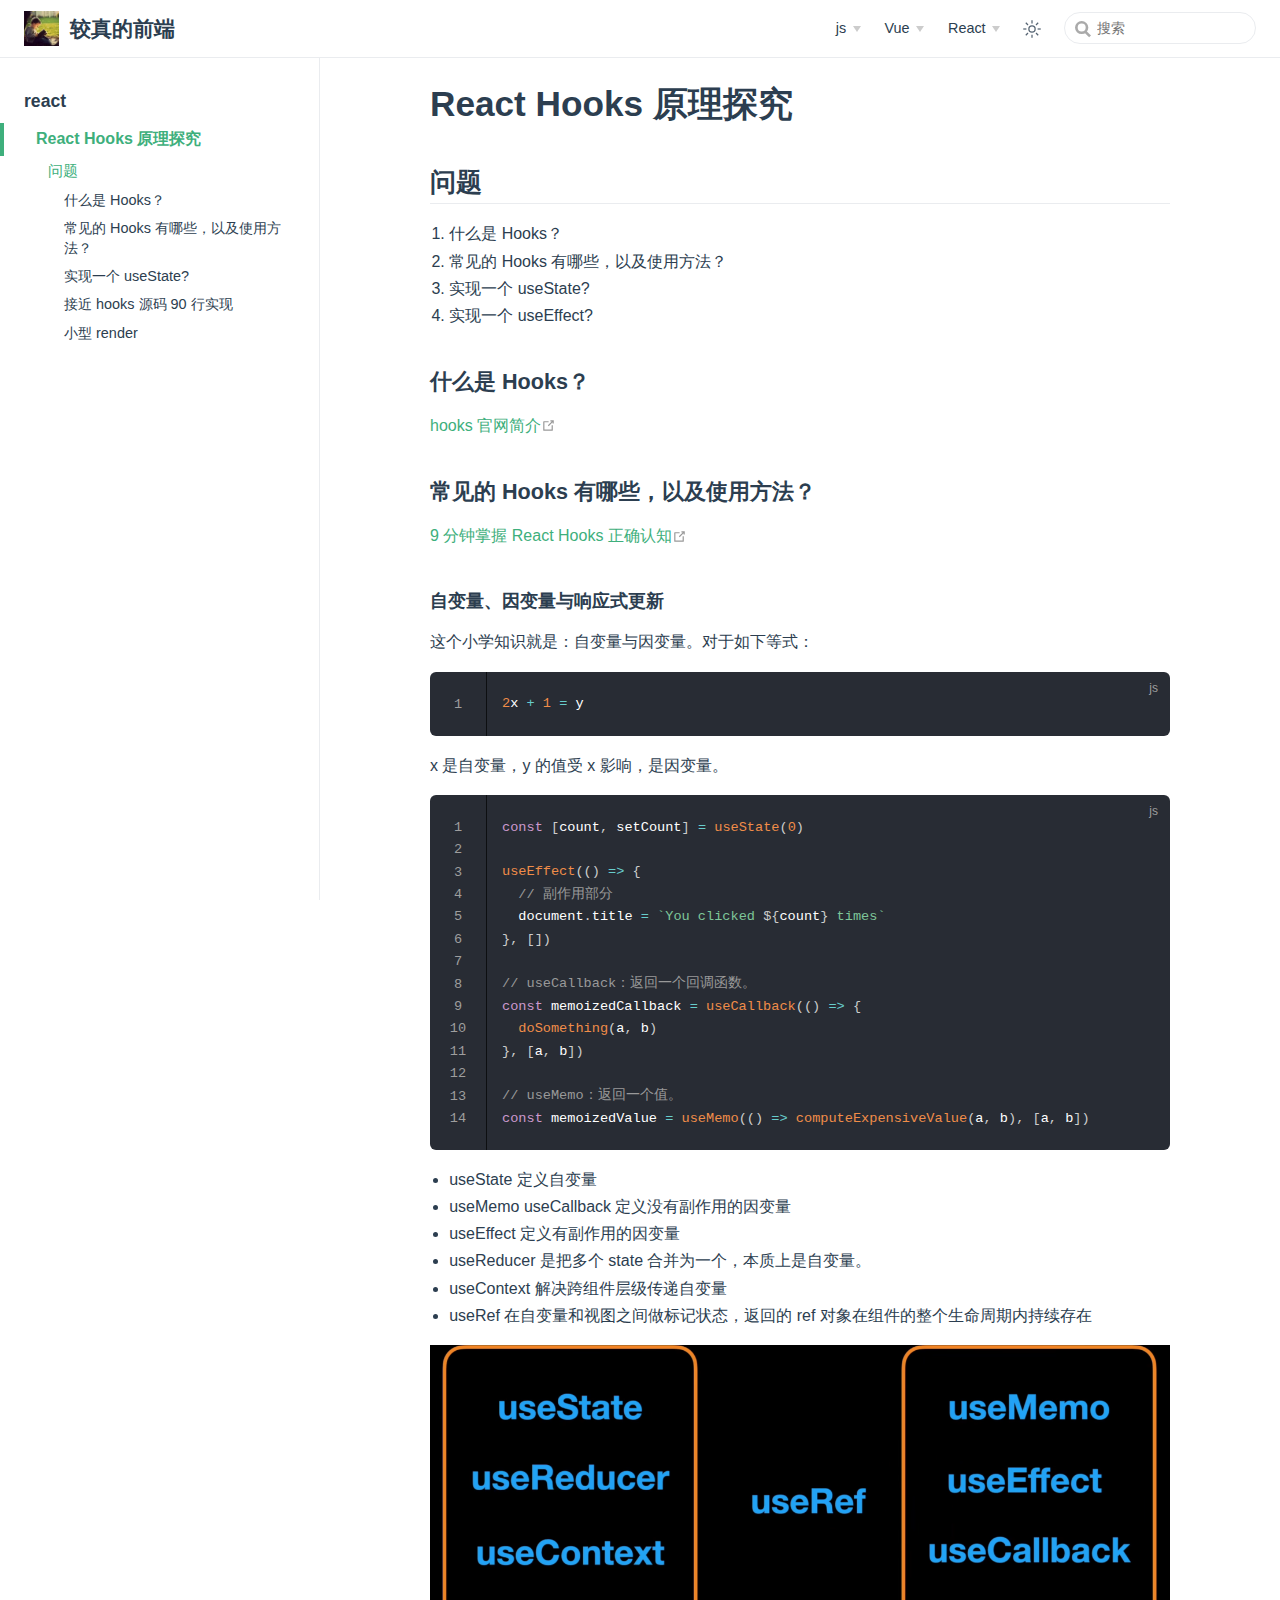
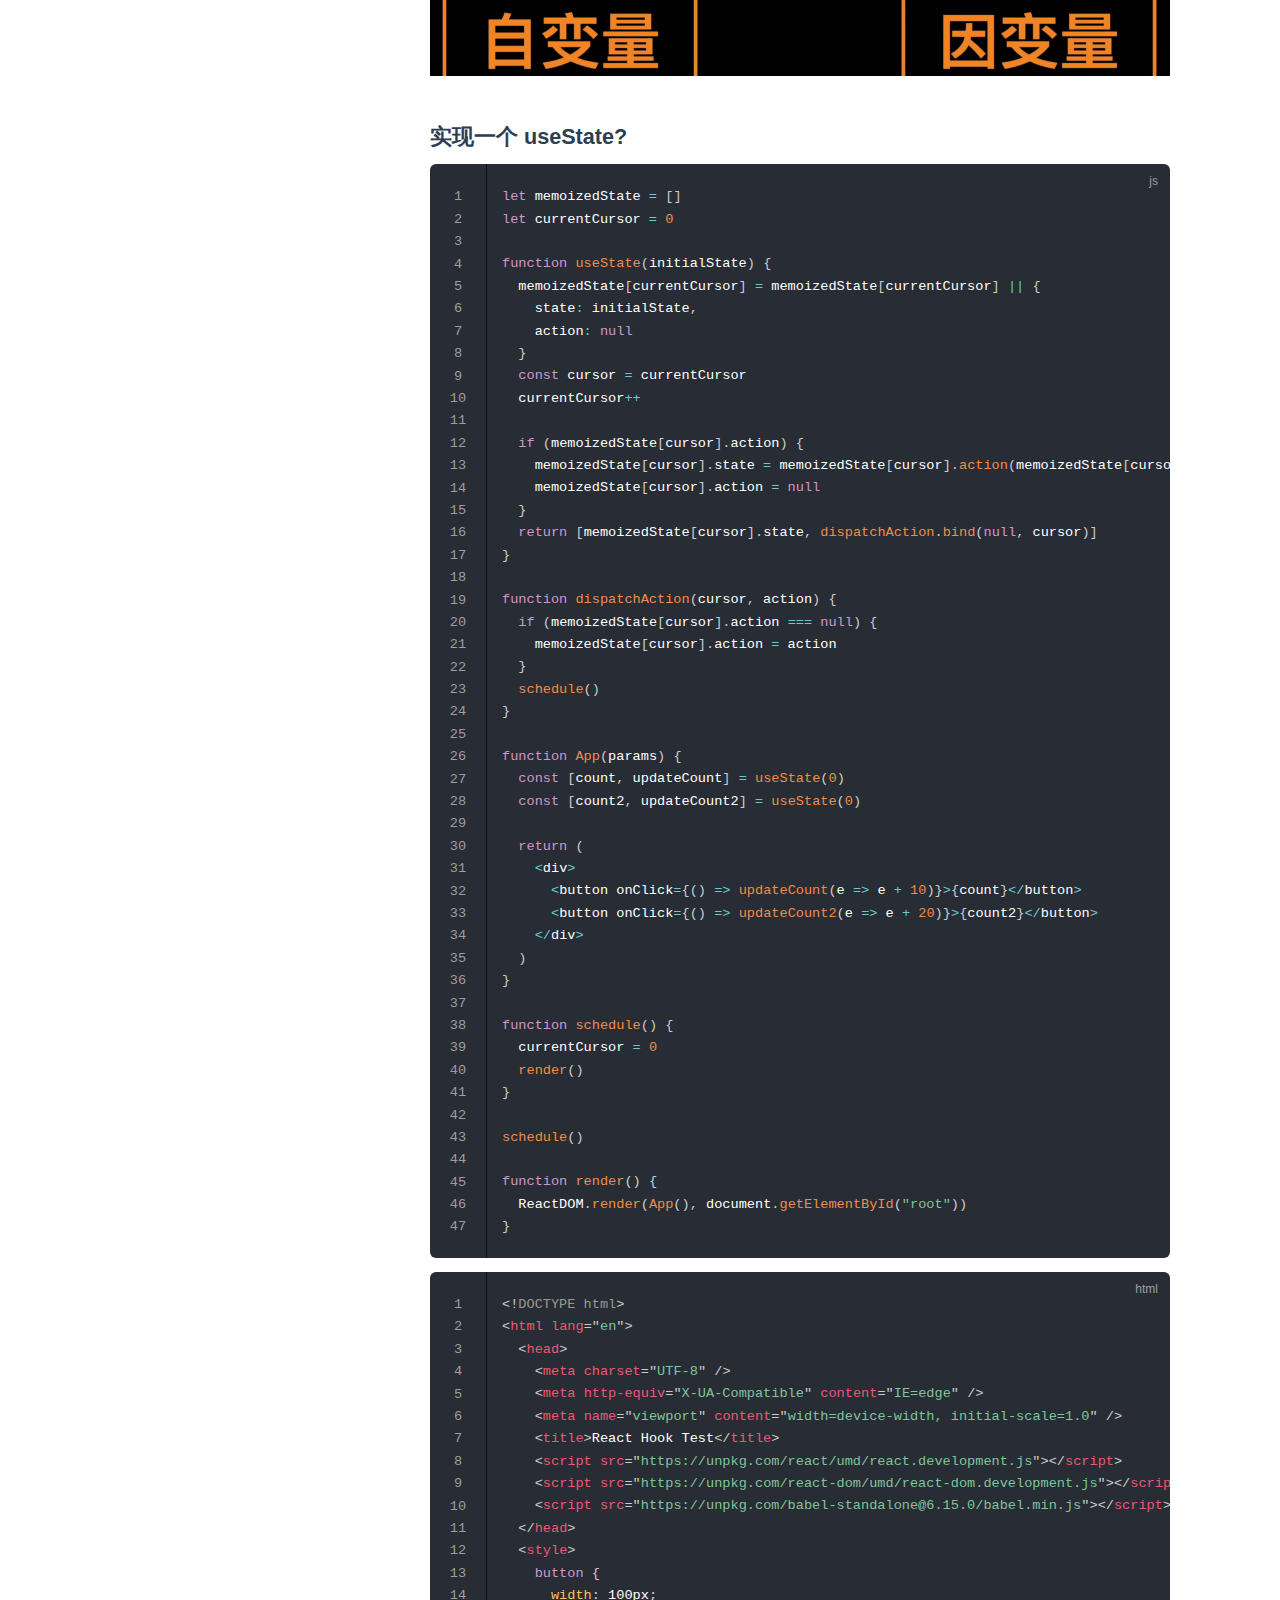
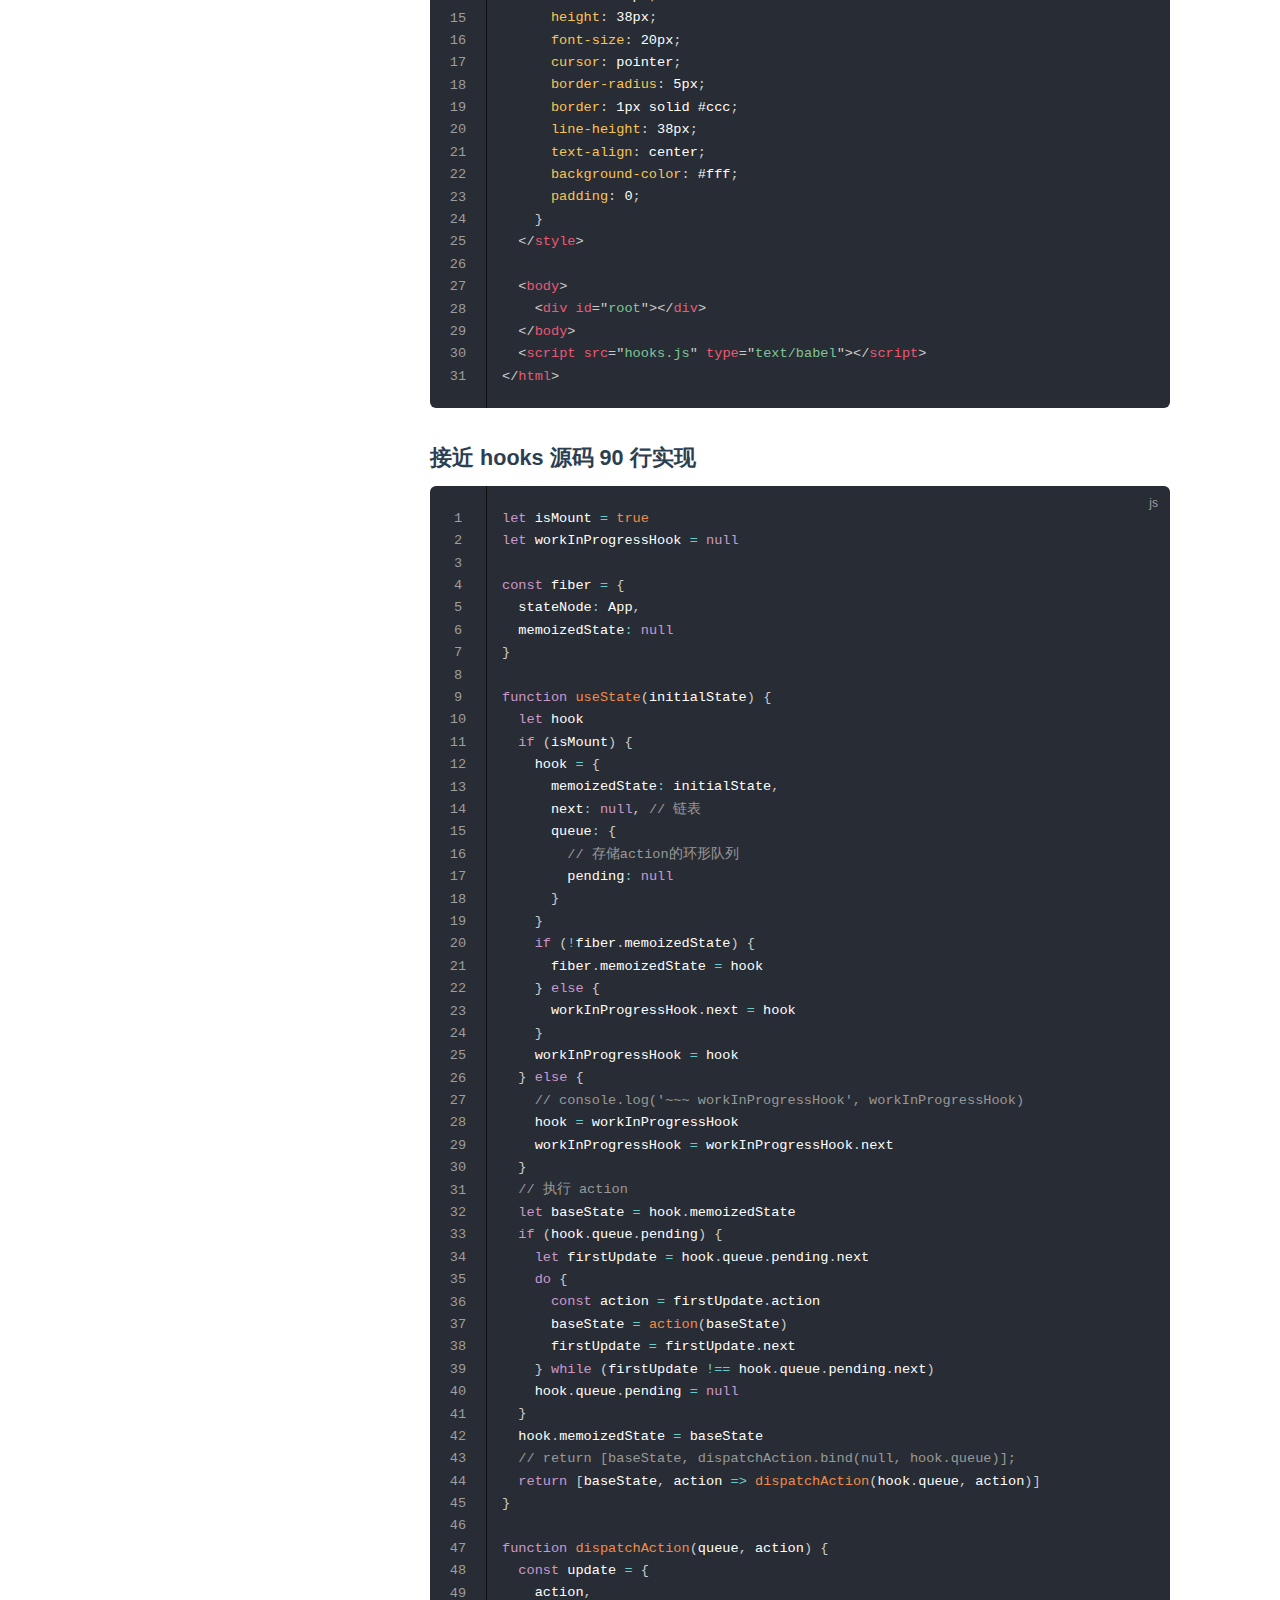
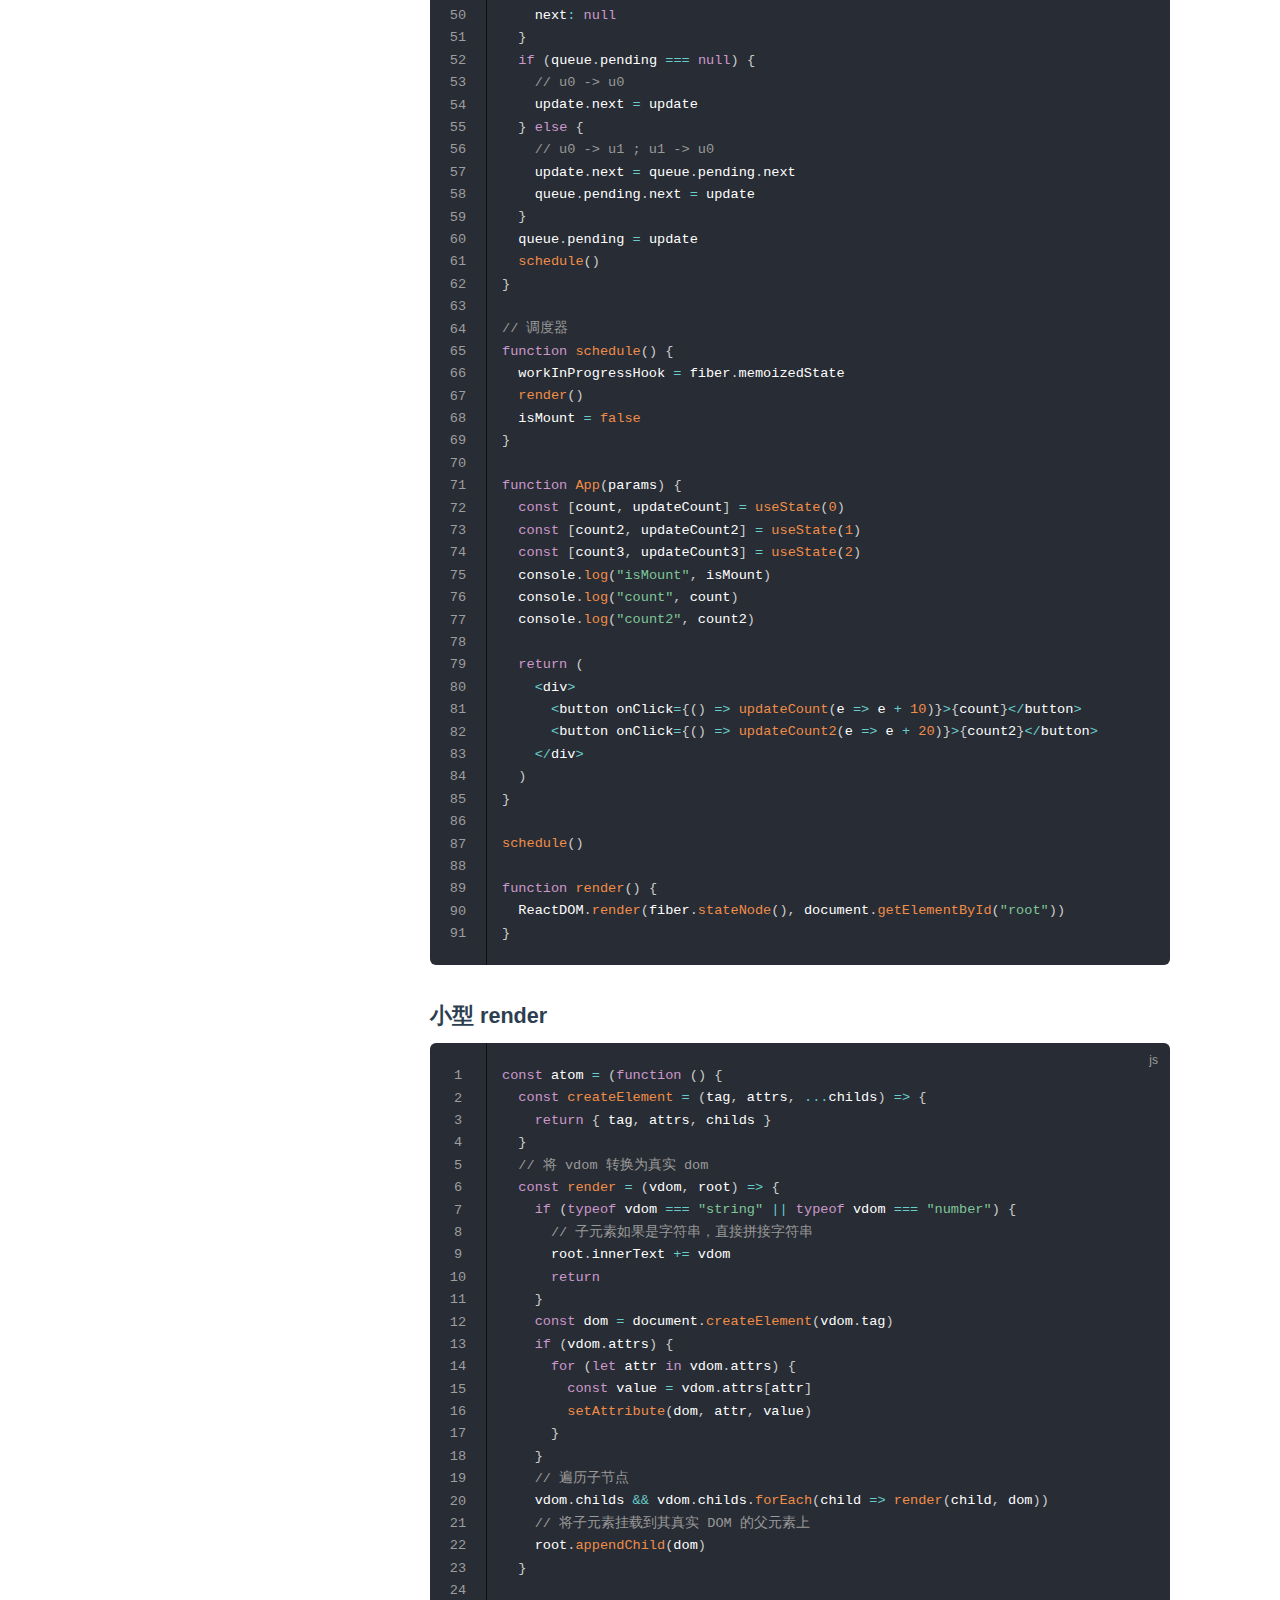
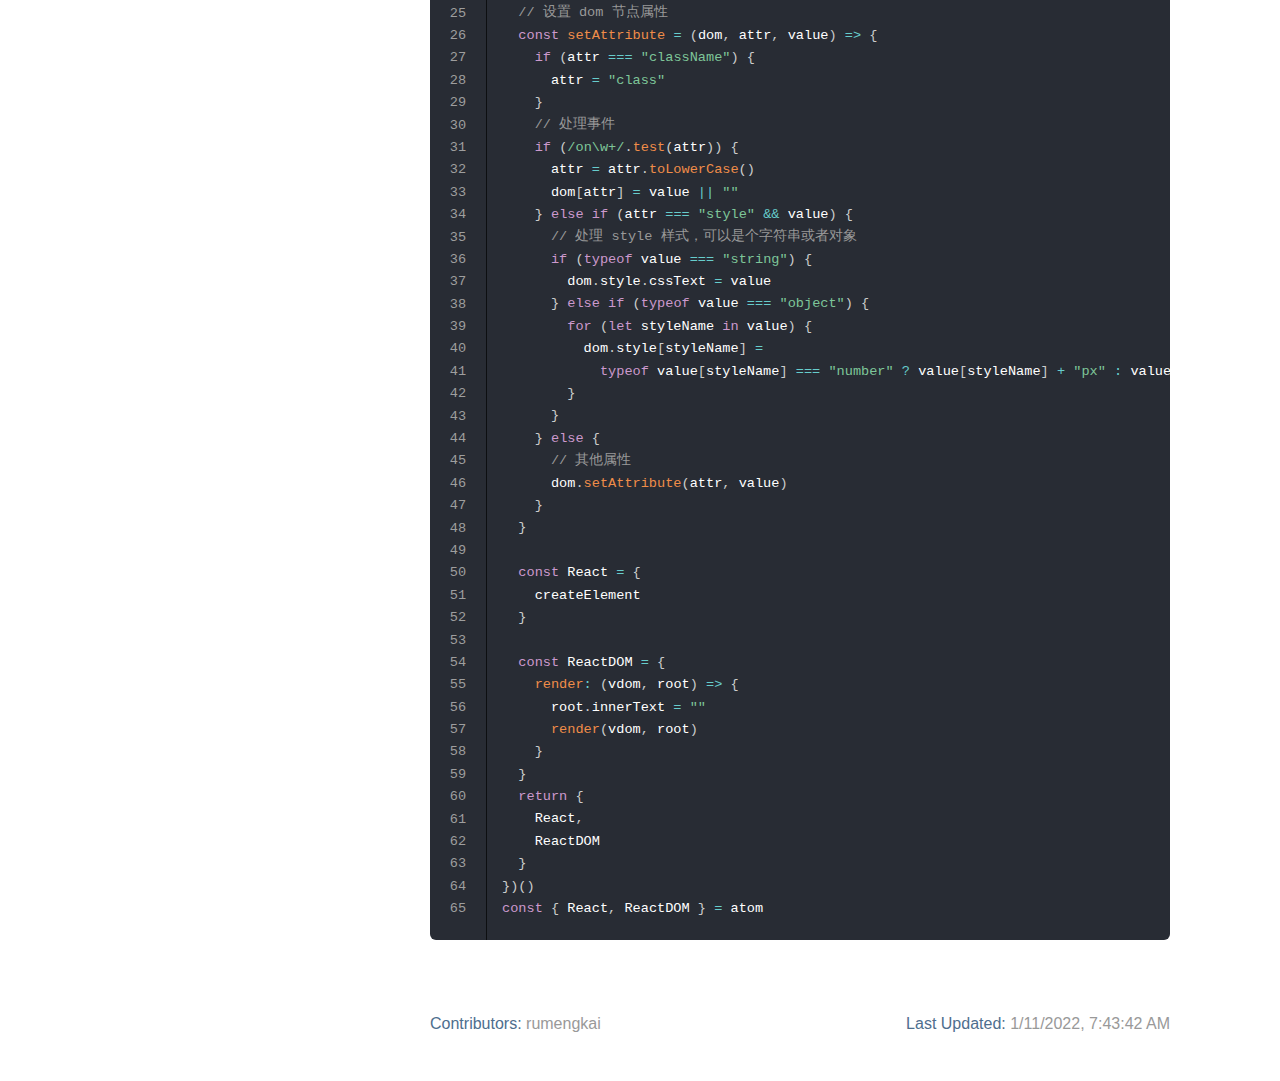
<file: react/hooks.html>
<!DOCTYPE html>
<html lang="zh">
  <head>
    <meta charset="utf-8">
    <meta name="viewport" content="width=device-width,initial-scale=1">
    <meta name="generator" content="VuePress 2.0.0-beta.32">
    <link rel="icon" type="image/png" sizes="16x16" href="/images/icons/favicon-16x16.png"><link rel="icon" type="image/png" sizes="32x32" href="/images/icons/favicon-32x32.png"><meta name="application-name" content="mengk"><meta name="apple-mobile-web-app-title" content="mengk"><meta name="apple-mobile-web-app-status-bar-style" content="black"><meta name="msapplication-TileColor" content="#3eaf7c"><meta name="theme-color" content="#3eaf7c"><title>React Hooks 原理探究 | 较真的前端</title><meta name="description" content="不积跬步，无以至千里；不积小流，无以成江海">
    <link rel="modulepreload" href="/assets/app.96f4461d.js"><link rel="modulepreload" href="/assets/hooks.html.3cee1bf0.js"><link rel="modulepreload" href="/assets/plugin-vue_export-helper.21dcd24c.js"><link rel="modulepreload" href="/assets/hooks.html.98905acc.js">
    <link rel="stylesheet" href="/assets/style.10b2fc7d.css">
  </head>
  <body>
    <div id="app"><!--[--><div class="theme-container"><!--[--><header ref_key="navbar" class="navbar"><div class="toggle-sidebar-button" title="toggle sidebar" aria-expanded="false" role="button" tabindex="0"><div class="icon" aria-hidden="true"><span></span><span></span><span></span></div></div><span><a href="/" class=""><img class="logo" src="/images/logo.png" alt="较真的前端"><span class="site-name can-hide">较真的前端</span></a></span><div class="navbar-items-wrapper" style=""><!--[--><!--]--><nav class="navbar-items can-hide"><!--[--><div class="navbar-item"><div class="navbar-dropdown-wrapper"><button class="navbar-dropdown-title" type="button" aria-label="js"><span class="title">js</span><span class="arrow down"></span></button><button class="navbar-dropdown-title-mobile" type="button" aria-label="js"><span class="title">js</span><span class="right arrow"></span></button><!--[--><ul style="display:none;" class="navbar-dropdown"><!--[--><li class="navbar-dropdown-item"><a href="/js/promise.html" class="" aria-label="Promise 规范和应用"><!--[--><!--]--> Promise 规范和应用 <!--[--><!--]--></a></li><!--]--></ul><!--]--></div></div><div class="navbar-item"><div class="navbar-dropdown-wrapper"><button class="navbar-dropdown-title" type="button" aria-label="Vue"><span class="title">Vue</span><span class="arrow down"></span></button><button class="navbar-dropdown-title-mobile" type="button" aria-label="Vue"><span class="title">Vue</span><span class="right arrow"></span></button><!--[--><ul style="display:none;" class="navbar-dropdown"><!--[--><li class="navbar-dropdown-item"><a href="/vue/vuex&amp;ssr.html" class="" aria-label="Vuex &amp; SSR"><!--[--><!--]--> Vuex &amp; SSR <!--[--><!--]--></a></li><!--]--></ul><!--]--></div></div><div class="navbar-item"><div class="navbar-dropdown-wrapper"><button class="navbar-dropdown-title" type="button" aria-label="React"><span class="title">React</span><span class="arrow down"></span></button><button class="navbar-dropdown-title-mobile" type="button" aria-label="React"><span class="title">React</span><span class="right arrow"></span></button><!--[--><ul style="display:none;" class="navbar-dropdown"><!--[--><li class="navbar-dropdown-item"><a aria-current="page" href="/react/hooks.html" class="router-link-active router-link-exact-active router-link-active" aria-label="React Hooks 原理探究"><!--[--><!--]--> React Hooks 原理探究 <!--[--><!--]--></a></li><!--]--></ul><!--]--></div></div><!--]--></nav><!--[--><!--]--><button class="toggle-dark-button" title="toggle dark mode"><svg style="" class="icon" focusable="false" viewBox="0 0 32 32"><path d="M16 12.005a4 4 0 1 1-4 4a4.005 4.005 0 0 1 4-4m0-2a6 6 0 1 0 6 6a6 6 0 0 0-6-6z" fill="currentColor"></path><path d="M5.394 6.813l1.414-1.415l3.506 3.506L8.9 10.318z" fill="currentColor"></path><path d="M2 15.005h5v2H2z" fill="currentColor"></path><path d="M5.394 25.197L8.9 21.691l1.414 1.415l-3.506 3.505z" fill="currentColor"></path><path d="M15 25.005h2v5h-2z" fill="currentColor"></path><path d="M21.687 23.106l1.414-1.415l3.506 3.506l-1.414 1.414z" fill="currentColor"></path><path d="M25 15.005h5v2h-5z" fill="currentColor"></path><path d="M21.687 8.904l3.506-3.506l1.414 1.415l-3.506 3.505z" fill="currentColor"></path><path d="M15 2.005h2v5h-2z" fill="currentColor"></path></svg><svg style="display:none;" class="icon" focusable="false" viewBox="0 0 32 32"><path d="M13.502 5.414a15.075 15.075 0 0 0 11.594 18.194a11.113 11.113 0 0 1-7.975 3.39c-.138 0-.278.005-.418 0a11.094 11.094 0 0 1-3.2-21.584M14.98 3a1.002 1.002 0 0 0-.175.016a13.096 13.096 0 0 0 1.825 25.981c.164.006.328 0 .49 0a13.072 13.072 0 0 0 10.703-5.555a1.01 1.01 0 0 0-.783-1.565A13.08 13.08 0 0 1 15.89 4.38A1.015 1.015 0 0 0 14.98 3z" fill="currentColor"></path></svg></button><form class="search-box" role="search"><input type="search" placeholder="搜索" autocomplete="off" spellcheck="false" value><!----></form></div></header><!--]--><div class="sidebar-mask"></div><!--[--><aside class="sidebar"><nav class="navbar-items"><!--[--><div class="navbar-item"><div class="navbar-dropdown-wrapper"><button class="navbar-dropdown-title" type="button" aria-label="js"><span class="title">js</span><span class="arrow down"></span></button><button class="navbar-dropdown-title-mobile" type="button" aria-label="js"><span class="title">js</span><span class="right arrow"></span></button><!--[--><ul style="display:none;" class="navbar-dropdown"><!--[--><li class="navbar-dropdown-item"><a href="/js/promise.html" class="" aria-label="Promise 规范和应用"><!--[--><!--]--> Promise 规范和应用 <!--[--><!--]--></a></li><!--]--></ul><!--]--></div></div><div class="navbar-item"><div class="navbar-dropdown-wrapper"><button class="navbar-dropdown-title" type="button" aria-label="Vue"><span class="title">Vue</span><span class="arrow down"></span></button><button class="navbar-dropdown-title-mobile" type="button" aria-label="Vue"><span class="title">Vue</span><span class="right arrow"></span></button><!--[--><ul style="display:none;" class="navbar-dropdown"><!--[--><li class="navbar-dropdown-item"><a href="/vue/vuex&amp;ssr.html" class="" aria-label="Vuex &amp; SSR"><!--[--><!--]--> Vuex &amp; SSR <!--[--><!--]--></a></li><!--]--></ul><!--]--></div></div><div class="navbar-item"><div class="navbar-dropdown-wrapper"><button class="navbar-dropdown-title" type="button" aria-label="React"><span class="title">React</span><span class="arrow down"></span></button><button class="navbar-dropdown-title-mobile" type="button" aria-label="React"><span class="title">React</span><span class="right arrow"></span></button><!--[--><ul style="display:none;" class="navbar-dropdown"><!--[--><li class="navbar-dropdown-item"><a aria-current="page" href="/react/hooks.html" class="router-link-active router-link-exact-active router-link-active" aria-label="React Hooks 原理探究"><!--[--><!--]--> React Hooks 原理探究 <!--[--><!--]--></a></li><!--]--></ul><!--]--></div></div><!--]--></nav><!--[--><!--]--><ul class="sidebar-items"><!--[--><li><p class="sidebar-item sidebar-heading active">react <!----></p><!--[--><ul style="" class="sidebar-item-children"><!--[--><li><a aria-current="page" href="/react/hooks.html" class="router-link-active router-link-exact-active router-link-active sidebar-item active" aria-label="React Hooks 原理探究"><!--[--><!--]--> React Hooks 原理探究 <!--[--><!--]--></a><!--[--><ul style="" class="sidebar-item-children"><!--[--><li><a aria-current="page" href="/react/hooks.html#问题" class="router-link-active router-link-exact-active sidebar-item" aria-label="问题"><!--[--><!--]--> 问题 <!--[--><!--]--></a><!--[--><ul style="" class="sidebar-item-children"><!--[--><li><a aria-current="page" href="/react/hooks.html#什么是-hooks" class="router-link-active router-link-exact-active sidebar-item" aria-label="什么是 Hooks？"><!--[--><!--]--> 什么是 Hooks？ <!--[--><!--]--></a><!----></li><li><a aria-current="page" href="/react/hooks.html#常见的-hooks-有哪些-以及使用方法" class="router-link-active router-link-exact-active sidebar-item" aria-label="常见的 Hooks 有哪些，以及使用方法？"><!--[--><!--]--> 常见的 Hooks 有哪些，以及使用方法？ <!--[--><!--]--></a><!----></li><li><a aria-current="page" href="/react/hooks.html#实现一个-usestate" class="router-link-active router-link-exact-active sidebar-item" aria-label="实现一个 useState?"><!--[--><!--]--> 实现一个 useState? <!--[--><!--]--></a><!----></li><li><a aria-current="page" href="/react/hooks.html#接近-hooks-源码-90-行实现" class="router-link-active router-link-exact-active sidebar-item" aria-label="接近 hooks 源码 90 行实现"><!--[--><!--]--> 接近 hooks 源码 90 行实现 <!--[--><!--]--></a><!----></li><li><a aria-current="page" href="/react/hooks.html#小型-render" class="router-link-active router-link-exact-active sidebar-item" aria-label="小型 render"><!--[--><!--]--> 小型 render <!--[--><!--]--></a><!----></li><!--]--></ul><!--]--></li><!--]--></ul><!--]--></li><!--]--></ul><!--]--></li><!--]--></ul><!--[--><!--]--></aside><!--]--><!--[--><main class="page"><!--[--><!--]--><div class="theme-default-content"><!--[--><h1 id="react-hooks-原理探究" tabindex="-1"><a class="header-anchor" href="#react-hooks-原理探究" aria-hidden="true">#</a> React Hooks 原理探究</h1><h2 id="问题" tabindex="-1"><a class="header-anchor" href="#问题" aria-hidden="true">#</a> 问题</h2><ol><li>什么是 Hooks？</li><li>常见的 Hooks 有哪些，以及使用方法？</li><li>实现一个 useState?</li><li>实现一个 useEffect?</li></ol><h3 id="什么是-hooks" tabindex="-1"><a class="header-anchor" href="#什么是-hooks" aria-hidden="true">#</a> 什么是 Hooks？</h3><p><a href="https://zh-hans.reactjs.org/docs/hooks-intro.html" target="_blank" rel="noopener noreferrer">hooks 官网简介<span><svg class="external-link-icon" xmlns="http://www.w3.org/2000/svg" aria-hidden="true" focusable="false" x="0px" y="0px" viewbox="0 0 100 100" width="15" height="15"><path fill="currentColor" d="M18.8,85.1h56l0,0c2.2,0,4-1.8,4-4v-32h-8v28h-48v-48h28v-8h-32l0,0c-2.2,0-4,1.8-4,4v56C14.8,83.3,16.6,85.1,18.8,85.1z"></path><polygon fill="currentColor" points="45.7,48.7 51.3,54.3 77.2,28.5 77.2,37.2 85.2,37.2 85.2,14.9 62.8,14.9 62.8,22.9 71.5,22.9"></polygon></svg><!--[--><span class="sr-only">open in new window</span><!--]--></span></a></p><h3 id="常见的-hooks-有哪些-以及使用方法" tabindex="-1"><a class="header-anchor" href="#常见的-hooks-有哪些-以及使用方法" aria-hidden="true">#</a> 常见的 Hooks 有哪些，以及使用方法？</h3><p><a href="https://www.bilibili.com/video/BV1JU4y1E73v/?spm_id_from=333.788.recommend_more_video.-1" target="_blank" rel="noopener noreferrer">9 分钟掌握 React Hooks 正确认知<span><svg class="external-link-icon" xmlns="http://www.w3.org/2000/svg" aria-hidden="true" focusable="false" x="0px" y="0px" viewbox="0 0 100 100" width="15" height="15"><path fill="currentColor" d="M18.8,85.1h56l0,0c2.2,0,4-1.8,4-4v-32h-8v28h-48v-48h28v-8h-32l0,0c-2.2,0-4,1.8-4,4v56C14.8,83.3,16.6,85.1,18.8,85.1z"></path><polygon fill="currentColor" points="45.7,48.7 51.3,54.3 77.2,28.5 77.2,37.2 85.2,37.2 85.2,14.9 62.8,14.9 62.8,22.9 71.5,22.9"></polygon></svg><!--[--><span class="sr-only">open in new window</span><!--]--></span></a></p><h4 id="自变量、因变量与响应式更新" tabindex="-1"><a class="header-anchor" href="#自变量、因变量与响应式更新" aria-hidden="true">#</a> 自变量、因变量与响应式更新</h4><p>这个小学知识就是：自变量与因变量。对于如下等式：</p><div class="language-javascript ext-js line-numbers-mode"><pre class="language-javascript"><code><span class="token number">2</span>x <span class="token operator">+</span> <span class="token number">1</span> <span class="token operator">=</span> y
</code></pre><div class="line-numbers"><span class="line-number">1</span><br></div></div><p>x 是自变量，y 的值受 x 影响，是因变量。</p><div class="language-javascript ext-js line-numbers-mode"><pre class="language-javascript"><code><span class="token keyword">const</span> <span class="token punctuation">[</span>count<span class="token punctuation">,</span> setCount<span class="token punctuation">]</span> <span class="token operator">=</span> <span class="token function">useState</span><span class="token punctuation">(</span><span class="token number">0</span><span class="token punctuation">)</span>

<span class="token function">useEffect</span><span class="token punctuation">(</span><span class="token punctuation">(</span><span class="token punctuation">)</span> <span class="token operator">=&gt;</span> <span class="token punctuation">{</span>
  <span class="token comment">// 副作用部分</span>
  document<span class="token punctuation">.</span>title <span class="token operator">=</span> <span class="token template-string"><span class="token template-punctuation string">`</span><span class="token string">You clicked </span><span class="token interpolation"><span class="token interpolation-punctuation punctuation">${</span>count<span class="token interpolation-punctuation punctuation">}</span></span><span class="token string"> times</span><span class="token template-punctuation string">`</span></span>
<span class="token punctuation">}</span><span class="token punctuation">,</span> <span class="token punctuation">[</span><span class="token punctuation">]</span><span class="token punctuation">)</span>

<span class="token comment">// useCallback：返回一个回调函数。</span>
<span class="token keyword">const</span> memoizedCallback <span class="token operator">=</span> <span class="token function">useCallback</span><span class="token punctuation">(</span><span class="token punctuation">(</span><span class="token punctuation">)</span> <span class="token operator">=&gt;</span> <span class="token punctuation">{</span>
  <span class="token function">doSomething</span><span class="token punctuation">(</span>a<span class="token punctuation">,</span> b<span class="token punctuation">)</span>
<span class="token punctuation">}</span><span class="token punctuation">,</span> <span class="token punctuation">[</span>a<span class="token punctuation">,</span> b<span class="token punctuation">]</span><span class="token punctuation">)</span>

<span class="token comment">// useMemo：返回一个值。</span>
<span class="token keyword">const</span> memoizedValue <span class="token operator">=</span> <span class="token function">useMemo</span><span class="token punctuation">(</span><span class="token punctuation">(</span><span class="token punctuation">)</span> <span class="token operator">=&gt;</span> <span class="token function">computeExpensiveValue</span><span class="token punctuation">(</span>a<span class="token punctuation">,</span> b<span class="token punctuation">)</span><span class="token punctuation">,</span> <span class="token punctuation">[</span>a<span class="token punctuation">,</span> b<span class="token punctuation">]</span><span class="token punctuation">)</span>
</code></pre><div class="line-numbers"><span class="line-number">1</span><br><span class="line-number">2</span><br><span class="line-number">3</span><br><span class="line-number">4</span><br><span class="line-number">5</span><br><span class="line-number">6</span><br><span class="line-number">7</span><br><span class="line-number">8</span><br><span class="line-number">9</span><br><span class="line-number">10</span><br><span class="line-number">11</span><br><span class="line-number">12</span><br><span class="line-number">13</span><br><span class="line-number">14</span><br></div></div><ul><li>useState 定义自变量</li><li>useMemo useCallback 定义没有副作用的因变量</li><li>useEffect 定义有副作用的因变量</li><li>useReducer 是把多个 state 合并为一个，本质上是自变量。</li><li>useContext 解决跨组件层级传递自变量</li><li>useRef 在自变量和视图之间做标记状态，返回的 ref 对象在组件的整个生命周期内持续存在</li></ul><p><img src="/images/hooks.png" alt="csr"></p><h3 id="实现一个-usestate" tabindex="-1"><a class="header-anchor" href="#实现一个-usestate" aria-hidden="true">#</a> 实现一个 useState?</h3><div class="language-javascript ext-js line-numbers-mode"><pre class="language-javascript"><code><span class="token keyword">let</span> memoizedState <span class="token operator">=</span> <span class="token punctuation">[</span><span class="token punctuation">]</span>
<span class="token keyword">let</span> currentCursor <span class="token operator">=</span> <span class="token number">0</span>

<span class="token keyword">function</span> <span class="token function">useState</span><span class="token punctuation">(</span><span class="token parameter">initialState</span><span class="token punctuation">)</span> <span class="token punctuation">{</span>
  memoizedState<span class="token punctuation">[</span>currentCursor<span class="token punctuation">]</span> <span class="token operator">=</span> memoizedState<span class="token punctuation">[</span>currentCursor<span class="token punctuation">]</span> <span class="token operator">||</span> <span class="token punctuation">{</span>
    state<span class="token operator">:</span> initialState<span class="token punctuation">,</span>
    action<span class="token operator">:</span> <span class="token keyword">null</span>
  <span class="token punctuation">}</span>
  <span class="token keyword">const</span> cursor <span class="token operator">=</span> currentCursor
  currentCursor<span class="token operator">++</span>

  <span class="token keyword">if</span> <span class="token punctuation">(</span>memoizedState<span class="token punctuation">[</span>cursor<span class="token punctuation">]</span><span class="token punctuation">.</span>action<span class="token punctuation">)</span> <span class="token punctuation">{</span>
    memoizedState<span class="token punctuation">[</span>cursor<span class="token punctuation">]</span><span class="token punctuation">.</span>state <span class="token operator">=</span> memoizedState<span class="token punctuation">[</span>cursor<span class="token punctuation">]</span><span class="token punctuation">.</span><span class="token function">action</span><span class="token punctuation">(</span>memoizedState<span class="token punctuation">[</span>cursor<span class="token punctuation">]</span><span class="token punctuation">.</span>state<span class="token punctuation">)</span>
    memoizedState<span class="token punctuation">[</span>cursor<span class="token punctuation">]</span><span class="token punctuation">.</span>action <span class="token operator">=</span> <span class="token keyword">null</span>
  <span class="token punctuation">}</span>
  <span class="token keyword">return</span> <span class="token punctuation">[</span>memoizedState<span class="token punctuation">[</span>cursor<span class="token punctuation">]</span><span class="token punctuation">.</span>state<span class="token punctuation">,</span> <span class="token function">dispatchAction</span><span class="token punctuation">.</span><span class="token function">bind</span><span class="token punctuation">(</span><span class="token keyword">null</span><span class="token punctuation">,</span> cursor<span class="token punctuation">)</span><span class="token punctuation">]</span>
<span class="token punctuation">}</span>

<span class="token keyword">function</span> <span class="token function">dispatchAction</span><span class="token punctuation">(</span><span class="token parameter">cursor<span class="token punctuation">,</span> action</span><span class="token punctuation">)</span> <span class="token punctuation">{</span>
  <span class="token keyword">if</span> <span class="token punctuation">(</span>memoizedState<span class="token punctuation">[</span>cursor<span class="token punctuation">]</span><span class="token punctuation">.</span>action <span class="token operator">===</span> <span class="token keyword">null</span><span class="token punctuation">)</span> <span class="token punctuation">{</span>
    memoizedState<span class="token punctuation">[</span>cursor<span class="token punctuation">]</span><span class="token punctuation">.</span>action <span class="token operator">=</span> action
  <span class="token punctuation">}</span>
  <span class="token function">schedule</span><span class="token punctuation">(</span><span class="token punctuation">)</span>
<span class="token punctuation">}</span>

<span class="token keyword">function</span> <span class="token function">App</span><span class="token punctuation">(</span><span class="token parameter">params</span><span class="token punctuation">)</span> <span class="token punctuation">{</span>
  <span class="token keyword">const</span> <span class="token punctuation">[</span>count<span class="token punctuation">,</span> updateCount<span class="token punctuation">]</span> <span class="token operator">=</span> <span class="token function">useState</span><span class="token punctuation">(</span><span class="token number">0</span><span class="token punctuation">)</span>
  <span class="token keyword">const</span> <span class="token punctuation">[</span>count2<span class="token punctuation">,</span> updateCount2<span class="token punctuation">]</span> <span class="token operator">=</span> <span class="token function">useState</span><span class="token punctuation">(</span><span class="token number">0</span><span class="token punctuation">)</span>

  <span class="token keyword">return</span> <span class="token punctuation">(</span>
    <span class="token operator">&lt;</span>div<span class="token operator">&gt;</span>
      <span class="token operator">&lt;</span>button onClick<span class="token operator">=</span><span class="token punctuation">{</span><span class="token punctuation">(</span><span class="token punctuation">)</span> <span class="token operator">=&gt;</span> <span class="token function">updateCount</span><span class="token punctuation">(</span><span class="token parameter">e</span> <span class="token operator">=&gt;</span> e <span class="token operator">+</span> <span class="token number">10</span><span class="token punctuation">)</span><span class="token punctuation">}</span><span class="token operator">&gt;</span><span class="token punctuation">{</span>count<span class="token punctuation">}</span><span class="token operator">&lt;</span><span class="token operator">/</span>button<span class="token operator">&gt;</span>
      <span class="token operator">&lt;</span>button onClick<span class="token operator">=</span><span class="token punctuation">{</span><span class="token punctuation">(</span><span class="token punctuation">)</span> <span class="token operator">=&gt;</span> <span class="token function">updateCount2</span><span class="token punctuation">(</span><span class="token parameter">e</span> <span class="token operator">=&gt;</span> e <span class="token operator">+</span> <span class="token number">20</span><span class="token punctuation">)</span><span class="token punctuation">}</span><span class="token operator">&gt;</span><span class="token punctuation">{</span>count2<span class="token punctuation">}</span><span class="token operator">&lt;</span><span class="token operator">/</span>button<span class="token operator">&gt;</span>
    <span class="token operator">&lt;</span><span class="token operator">/</span>div<span class="token operator">&gt;</span>
  <span class="token punctuation">)</span>
<span class="token punctuation">}</span>

<span class="token keyword">function</span> <span class="token function">schedule</span><span class="token punctuation">(</span><span class="token punctuation">)</span> <span class="token punctuation">{</span>
  currentCursor <span class="token operator">=</span> <span class="token number">0</span>
  <span class="token function">render</span><span class="token punctuation">(</span><span class="token punctuation">)</span>
<span class="token punctuation">}</span>

<span class="token function">schedule</span><span class="token punctuation">(</span><span class="token punctuation">)</span>

<span class="token keyword">function</span> <span class="token function">render</span><span class="token punctuation">(</span><span class="token punctuation">)</span> <span class="token punctuation">{</span>
  ReactDOM<span class="token punctuation">.</span><span class="token function">render</span><span class="token punctuation">(</span><span class="token function">App</span><span class="token punctuation">(</span><span class="token punctuation">)</span><span class="token punctuation">,</span> document<span class="token punctuation">.</span><span class="token function">getElementById</span><span class="token punctuation">(</span><span class="token string">&quot;root&quot;</span><span class="token punctuation">)</span><span class="token punctuation">)</span>
<span class="token punctuation">}</span>
</code></pre><div class="line-numbers"><span class="line-number">1</span><br><span class="line-number">2</span><br><span class="line-number">3</span><br><span class="line-number">4</span><br><span class="line-number">5</span><br><span class="line-number">6</span><br><span class="line-number">7</span><br><span class="line-number">8</span><br><span class="line-number">9</span><br><span class="line-number">10</span><br><span class="line-number">11</span><br><span class="line-number">12</span><br><span class="line-number">13</span><br><span class="line-number">14</span><br><span class="line-number">15</span><br><span class="line-number">16</span><br><span class="line-number">17</span><br><span class="line-number">18</span><br><span class="line-number">19</span><br><span class="line-number">20</span><br><span class="line-number">21</span><br><span class="line-number">22</span><br><span class="line-number">23</span><br><span class="line-number">24</span><br><span class="line-number">25</span><br><span class="line-number">26</span><br><span class="line-number">27</span><br><span class="line-number">28</span><br><span class="line-number">29</span><br><span class="line-number">30</span><br><span class="line-number">31</span><br><span class="line-number">32</span><br><span class="line-number">33</span><br><span class="line-number">34</span><br><span class="line-number">35</span><br><span class="line-number">36</span><br><span class="line-number">37</span><br><span class="line-number">38</span><br><span class="line-number">39</span><br><span class="line-number">40</span><br><span class="line-number">41</span><br><span class="line-number">42</span><br><span class="line-number">43</span><br><span class="line-number">44</span><br><span class="line-number">45</span><br><span class="line-number">46</span><br><span class="line-number">47</span><br></div></div><div class="language-html ext-html line-numbers-mode"><pre class="language-html"><code><span class="token doctype"><span class="token punctuation">&lt;!</span><span class="token doctype-tag">DOCTYPE</span> <span class="token name">html</span><span class="token punctuation">&gt;</span></span>
<span class="token tag"><span class="token tag"><span class="token punctuation">&lt;</span>html</span> <span class="token attr-name">lang</span><span class="token attr-value"><span class="token punctuation attr-equals">=</span><span class="token punctuation">&quot;</span>en<span class="token punctuation">&quot;</span></span><span class="token punctuation">&gt;</span></span>
  <span class="token tag"><span class="token tag"><span class="token punctuation">&lt;</span>head</span><span class="token punctuation">&gt;</span></span>
    <span class="token tag"><span class="token tag"><span class="token punctuation">&lt;</span>meta</span> <span class="token attr-name">charset</span><span class="token attr-value"><span class="token punctuation attr-equals">=</span><span class="token punctuation">&quot;</span>UTF-8<span class="token punctuation">&quot;</span></span> <span class="token punctuation">/&gt;</span></span>
    <span class="token tag"><span class="token tag"><span class="token punctuation">&lt;</span>meta</span> <span class="token attr-name">http-equiv</span><span class="token attr-value"><span class="token punctuation attr-equals">=</span><span class="token punctuation">&quot;</span>X-UA-Compatible<span class="token punctuation">&quot;</span></span> <span class="token attr-name">content</span><span class="token attr-value"><span class="token punctuation attr-equals">=</span><span class="token punctuation">&quot;</span>IE=edge<span class="token punctuation">&quot;</span></span> <span class="token punctuation">/&gt;</span></span>
    <span class="token tag"><span class="token tag"><span class="token punctuation">&lt;</span>meta</span> <span class="token attr-name">name</span><span class="token attr-value"><span class="token punctuation attr-equals">=</span><span class="token punctuation">&quot;</span>viewport<span class="token punctuation">&quot;</span></span> <span class="token attr-name">content</span><span class="token attr-value"><span class="token punctuation attr-equals">=</span><span class="token punctuation">&quot;</span>width=device-width, initial-scale=1.0<span class="token punctuation">&quot;</span></span> <span class="token punctuation">/&gt;</span></span>
    <span class="token tag"><span class="token tag"><span class="token punctuation">&lt;</span>title</span><span class="token punctuation">&gt;</span></span>React Hook Test<span class="token tag"><span class="token tag"><span class="token punctuation">&lt;/</span>title</span><span class="token punctuation">&gt;</span></span>
    <span class="token tag"><span class="token tag"><span class="token punctuation">&lt;</span>script</span> <span class="token attr-name">src</span><span class="token attr-value"><span class="token punctuation attr-equals">=</span><span class="token punctuation">&quot;</span>https://unpkg.com/react/umd/react.development.js<span class="token punctuation">&quot;</span></span><span class="token punctuation">&gt;</span></span><span class="token script"></span><span class="token tag"><span class="token tag"><span class="token punctuation">&lt;/</span>script</span><span class="token punctuation">&gt;</span></span>
    <span class="token tag"><span class="token tag"><span class="token punctuation">&lt;</span>script</span> <span class="token attr-name">src</span><span class="token attr-value"><span class="token punctuation attr-equals">=</span><span class="token punctuation">&quot;</span>https://unpkg.com/react-dom/umd/react-dom.development.js<span class="token punctuation">&quot;</span></span><span class="token punctuation">&gt;</span></span><span class="token script"></span><span class="token tag"><span class="token tag"><span class="token punctuation">&lt;/</span>script</span><span class="token punctuation">&gt;</span></span>
    <span class="token tag"><span class="token tag"><span class="token punctuation">&lt;</span>script</span> <span class="token attr-name">src</span><span class="token attr-value"><span class="token punctuation attr-equals">=</span><span class="token punctuation">&quot;</span>https://unpkg.com/babel-standalone@6.15.0/babel.min.js<span class="token punctuation">&quot;</span></span><span class="token punctuation">&gt;</span></span><span class="token script"></span><span class="token tag"><span class="token tag"><span class="token punctuation">&lt;/</span>script</span><span class="token punctuation">&gt;</span></span>
  <span class="token tag"><span class="token tag"><span class="token punctuation">&lt;/</span>head</span><span class="token punctuation">&gt;</span></span>
  <span class="token tag"><span class="token tag"><span class="token punctuation">&lt;</span>style</span><span class="token punctuation">&gt;</span></span><span class="token style"><span class="token language-css">
    <span class="token selector">button</span> <span class="token punctuation">{</span>
      <span class="token property">width</span><span class="token punctuation">:</span> 100px<span class="token punctuation">;</span>
      <span class="token property">height</span><span class="token punctuation">:</span> 38px<span class="token punctuation">;</span>
      <span class="token property">font-size</span><span class="token punctuation">:</span> 20px<span class="token punctuation">;</span>
      <span class="token property">cursor</span><span class="token punctuation">:</span> pointer<span class="token punctuation">;</span>
      <span class="token property">border-radius</span><span class="token punctuation">:</span> 5px<span class="token punctuation">;</span>
      <span class="token property">border</span><span class="token punctuation">:</span> 1px solid #ccc<span class="token punctuation">;</span>
      <span class="token property">line-height</span><span class="token punctuation">:</span> 38px<span class="token punctuation">;</span>
      <span class="token property">text-align</span><span class="token punctuation">:</span> center<span class="token punctuation">;</span>
      <span class="token property">background-color</span><span class="token punctuation">:</span> #fff<span class="token punctuation">;</span>
      <span class="token property">padding</span><span class="token punctuation">:</span> 0<span class="token punctuation">;</span>
    <span class="token punctuation">}</span>
  </span></span><span class="token tag"><span class="token tag"><span class="token punctuation">&lt;/</span>style</span><span class="token punctuation">&gt;</span></span>

  <span class="token tag"><span class="token tag"><span class="token punctuation">&lt;</span>body</span><span class="token punctuation">&gt;</span></span>
    <span class="token tag"><span class="token tag"><span class="token punctuation">&lt;</span>div</span> <span class="token attr-name">id</span><span class="token attr-value"><span class="token punctuation attr-equals">=</span><span class="token punctuation">&quot;</span>root<span class="token punctuation">&quot;</span></span><span class="token punctuation">&gt;</span></span><span class="token tag"><span class="token tag"><span class="token punctuation">&lt;/</span>div</span><span class="token punctuation">&gt;</span></span>
  <span class="token tag"><span class="token tag"><span class="token punctuation">&lt;/</span>body</span><span class="token punctuation">&gt;</span></span>
  <span class="token tag"><span class="token tag"><span class="token punctuation">&lt;</span>script</span> <span class="token attr-name">src</span><span class="token attr-value"><span class="token punctuation attr-equals">=</span><span class="token punctuation">&quot;</span>hooks.js<span class="token punctuation">&quot;</span></span> <span class="token attr-name">type</span><span class="token attr-value"><span class="token punctuation attr-equals">=</span><span class="token punctuation">&quot;</span>text/babel<span class="token punctuation">&quot;</span></span><span class="token punctuation">&gt;</span></span><span class="token script"></span><span class="token tag"><span class="token tag"><span class="token punctuation">&lt;/</span>script</span><span class="token punctuation">&gt;</span></span>
<span class="token tag"><span class="token tag"><span class="token punctuation">&lt;/</span>html</span><span class="token punctuation">&gt;</span></span>
</code></pre><div class="line-numbers"><span class="line-number">1</span><br><span class="line-number">2</span><br><span class="line-number">3</span><br><span class="line-number">4</span><br><span class="line-number">5</span><br><span class="line-number">6</span><br><span class="line-number">7</span><br><span class="line-number">8</span><br><span class="line-number">9</span><br><span class="line-number">10</span><br><span class="line-number">11</span><br><span class="line-number">12</span><br><span class="line-number">13</span><br><span class="line-number">14</span><br><span class="line-number">15</span><br><span class="line-number">16</span><br><span class="line-number">17</span><br><span class="line-number">18</span><br><span class="line-number">19</span><br><span class="line-number">20</span><br><span class="line-number">21</span><br><span class="line-number">22</span><br><span class="line-number">23</span><br><span class="line-number">24</span><br><span class="line-number">25</span><br><span class="line-number">26</span><br><span class="line-number">27</span><br><span class="line-number">28</span><br><span class="line-number">29</span><br><span class="line-number">30</span><br><span class="line-number">31</span><br></div></div><h3 id="接近-hooks-源码-90-行实现" tabindex="-1"><a class="header-anchor" href="#接近-hooks-源码-90-行实现" aria-hidden="true">#</a> 接近 hooks 源码 90 行实现</h3><div class="language-javascript ext-js line-numbers-mode"><pre class="language-javascript"><code><span class="token keyword">let</span> isMount <span class="token operator">=</span> <span class="token boolean">true</span>
<span class="token keyword">let</span> workInProgressHook <span class="token operator">=</span> <span class="token keyword">null</span>

<span class="token keyword">const</span> fiber <span class="token operator">=</span> <span class="token punctuation">{</span>
  stateNode<span class="token operator">:</span> App<span class="token punctuation">,</span>
  memoizedState<span class="token operator">:</span> <span class="token keyword">null</span>
<span class="token punctuation">}</span>

<span class="token keyword">function</span> <span class="token function">useState</span><span class="token punctuation">(</span><span class="token parameter">initialState</span><span class="token punctuation">)</span> <span class="token punctuation">{</span>
  <span class="token keyword">let</span> hook
  <span class="token keyword">if</span> <span class="token punctuation">(</span>isMount<span class="token punctuation">)</span> <span class="token punctuation">{</span>
    hook <span class="token operator">=</span> <span class="token punctuation">{</span>
      memoizedState<span class="token operator">:</span> initialState<span class="token punctuation">,</span>
      next<span class="token operator">:</span> <span class="token keyword">null</span><span class="token punctuation">,</span> <span class="token comment">// 链表</span>
      queue<span class="token operator">:</span> <span class="token punctuation">{</span>
        <span class="token comment">// 存储action的环形队列</span>
        pending<span class="token operator">:</span> <span class="token keyword">null</span>
      <span class="token punctuation">}</span>
    <span class="token punctuation">}</span>
    <span class="token keyword">if</span> <span class="token punctuation">(</span><span class="token operator">!</span>fiber<span class="token punctuation">.</span>memoizedState<span class="token punctuation">)</span> <span class="token punctuation">{</span>
      fiber<span class="token punctuation">.</span>memoizedState <span class="token operator">=</span> hook
    <span class="token punctuation">}</span> <span class="token keyword">else</span> <span class="token punctuation">{</span>
      workInProgressHook<span class="token punctuation">.</span>next <span class="token operator">=</span> hook
    <span class="token punctuation">}</span>
    workInProgressHook <span class="token operator">=</span> hook
  <span class="token punctuation">}</span> <span class="token keyword">else</span> <span class="token punctuation">{</span>
    <span class="token comment">// console.log(&#39;~~~ workInProgressHook&#39;, workInProgressHook)</span>
    hook <span class="token operator">=</span> workInProgressHook
    workInProgressHook <span class="token operator">=</span> workInProgressHook<span class="token punctuation">.</span>next
  <span class="token punctuation">}</span>
  <span class="token comment">// 执行 action</span>
  <span class="token keyword">let</span> baseState <span class="token operator">=</span> hook<span class="token punctuation">.</span>memoizedState
  <span class="token keyword">if</span> <span class="token punctuation">(</span>hook<span class="token punctuation">.</span>queue<span class="token punctuation">.</span>pending<span class="token punctuation">)</span> <span class="token punctuation">{</span>
    <span class="token keyword">let</span> firstUpdate <span class="token operator">=</span> hook<span class="token punctuation">.</span>queue<span class="token punctuation">.</span>pending<span class="token punctuation">.</span>next
    <span class="token keyword">do</span> <span class="token punctuation">{</span>
      <span class="token keyword">const</span> action <span class="token operator">=</span> firstUpdate<span class="token punctuation">.</span>action
      baseState <span class="token operator">=</span> <span class="token function">action</span><span class="token punctuation">(</span>baseState<span class="token punctuation">)</span>
      firstUpdate <span class="token operator">=</span> firstUpdate<span class="token punctuation">.</span>next
    <span class="token punctuation">}</span> <span class="token keyword">while</span> <span class="token punctuation">(</span>firstUpdate <span class="token operator">!==</span> hook<span class="token punctuation">.</span>queue<span class="token punctuation">.</span>pending<span class="token punctuation">.</span>next<span class="token punctuation">)</span>
    hook<span class="token punctuation">.</span>queue<span class="token punctuation">.</span>pending <span class="token operator">=</span> <span class="token keyword">null</span>
  <span class="token punctuation">}</span>
  hook<span class="token punctuation">.</span>memoizedState <span class="token operator">=</span> baseState
  <span class="token comment">// return [baseState, dispatchAction.bind(null, hook.queue)];</span>
  <span class="token keyword">return</span> <span class="token punctuation">[</span>baseState<span class="token punctuation">,</span> <span class="token parameter">action</span> <span class="token operator">=&gt;</span> <span class="token function">dispatchAction</span><span class="token punctuation">(</span>hook<span class="token punctuation">.</span>queue<span class="token punctuation">,</span> action<span class="token punctuation">)</span><span class="token punctuation">]</span>
<span class="token punctuation">}</span>

<span class="token keyword">function</span> <span class="token function">dispatchAction</span><span class="token punctuation">(</span><span class="token parameter">queue<span class="token punctuation">,</span> action</span><span class="token punctuation">)</span> <span class="token punctuation">{</span>
  <span class="token keyword">const</span> update <span class="token operator">=</span> <span class="token punctuation">{</span>
    action<span class="token punctuation">,</span>
    next<span class="token operator">:</span> <span class="token keyword">null</span>
  <span class="token punctuation">}</span>
  <span class="token keyword">if</span> <span class="token punctuation">(</span>queue<span class="token punctuation">.</span>pending <span class="token operator">===</span> <span class="token keyword">null</span><span class="token punctuation">)</span> <span class="token punctuation">{</span>
    <span class="token comment">// u0 -&gt; u0</span>
    update<span class="token punctuation">.</span>next <span class="token operator">=</span> update
  <span class="token punctuation">}</span> <span class="token keyword">else</span> <span class="token punctuation">{</span>
    <span class="token comment">// u0 -&gt; u1 ; u1 -&gt; u0</span>
    update<span class="token punctuation">.</span>next <span class="token operator">=</span> queue<span class="token punctuation">.</span>pending<span class="token punctuation">.</span>next
    queue<span class="token punctuation">.</span>pending<span class="token punctuation">.</span>next <span class="token operator">=</span> update
  <span class="token punctuation">}</span>
  queue<span class="token punctuation">.</span>pending <span class="token operator">=</span> update
  <span class="token function">schedule</span><span class="token punctuation">(</span><span class="token punctuation">)</span>
<span class="token punctuation">}</span>

<span class="token comment">// 调度器</span>
<span class="token keyword">function</span> <span class="token function">schedule</span><span class="token punctuation">(</span><span class="token punctuation">)</span> <span class="token punctuation">{</span>
  workInProgressHook <span class="token operator">=</span> fiber<span class="token punctuation">.</span>memoizedState
  <span class="token function">render</span><span class="token punctuation">(</span><span class="token punctuation">)</span>
  isMount <span class="token operator">=</span> <span class="token boolean">false</span>
<span class="token punctuation">}</span>

<span class="token keyword">function</span> <span class="token function">App</span><span class="token punctuation">(</span><span class="token parameter">params</span><span class="token punctuation">)</span> <span class="token punctuation">{</span>
  <span class="token keyword">const</span> <span class="token punctuation">[</span>count<span class="token punctuation">,</span> updateCount<span class="token punctuation">]</span> <span class="token operator">=</span> <span class="token function">useState</span><span class="token punctuation">(</span><span class="token number">0</span><span class="token punctuation">)</span>
  <span class="token keyword">const</span> <span class="token punctuation">[</span>count2<span class="token punctuation">,</span> updateCount2<span class="token punctuation">]</span> <span class="token operator">=</span> <span class="token function">useState</span><span class="token punctuation">(</span><span class="token number">1</span><span class="token punctuation">)</span>
  <span class="token keyword">const</span> <span class="token punctuation">[</span>count3<span class="token punctuation">,</span> updateCount3<span class="token punctuation">]</span> <span class="token operator">=</span> <span class="token function">useState</span><span class="token punctuation">(</span><span class="token number">2</span><span class="token punctuation">)</span>
  console<span class="token punctuation">.</span><span class="token function">log</span><span class="token punctuation">(</span><span class="token string">&quot;isMount&quot;</span><span class="token punctuation">,</span> isMount<span class="token punctuation">)</span>
  console<span class="token punctuation">.</span><span class="token function">log</span><span class="token punctuation">(</span><span class="token string">&quot;count&quot;</span><span class="token punctuation">,</span> count<span class="token punctuation">)</span>
  console<span class="token punctuation">.</span><span class="token function">log</span><span class="token punctuation">(</span><span class="token string">&quot;count2&quot;</span><span class="token punctuation">,</span> count2<span class="token punctuation">)</span>

  <span class="token keyword">return</span> <span class="token punctuation">(</span>
    <span class="token operator">&lt;</span>div<span class="token operator">&gt;</span>
      <span class="token operator">&lt;</span>button onClick<span class="token operator">=</span><span class="token punctuation">{</span><span class="token punctuation">(</span><span class="token punctuation">)</span> <span class="token operator">=&gt;</span> <span class="token function">updateCount</span><span class="token punctuation">(</span><span class="token parameter">e</span> <span class="token operator">=&gt;</span> e <span class="token operator">+</span> <span class="token number">10</span><span class="token punctuation">)</span><span class="token punctuation">}</span><span class="token operator">&gt;</span><span class="token punctuation">{</span>count<span class="token punctuation">}</span><span class="token operator">&lt;</span><span class="token operator">/</span>button<span class="token operator">&gt;</span>
      <span class="token operator">&lt;</span>button onClick<span class="token operator">=</span><span class="token punctuation">{</span><span class="token punctuation">(</span><span class="token punctuation">)</span> <span class="token operator">=&gt;</span> <span class="token function">updateCount2</span><span class="token punctuation">(</span><span class="token parameter">e</span> <span class="token operator">=&gt;</span> e <span class="token operator">+</span> <span class="token number">20</span><span class="token punctuation">)</span><span class="token punctuation">}</span><span class="token operator">&gt;</span><span class="token punctuation">{</span>count2<span class="token punctuation">}</span><span class="token operator">&lt;</span><span class="token operator">/</span>button<span class="token operator">&gt;</span>
    <span class="token operator">&lt;</span><span class="token operator">/</span>div<span class="token operator">&gt;</span>
  <span class="token punctuation">)</span>
<span class="token punctuation">}</span>

<span class="token function">schedule</span><span class="token punctuation">(</span><span class="token punctuation">)</span>

<span class="token keyword">function</span> <span class="token function">render</span><span class="token punctuation">(</span><span class="token punctuation">)</span> <span class="token punctuation">{</span>
  ReactDOM<span class="token punctuation">.</span><span class="token function">render</span><span class="token punctuation">(</span>fiber<span class="token punctuation">.</span><span class="token function">stateNode</span><span class="token punctuation">(</span><span class="token punctuation">)</span><span class="token punctuation">,</span> document<span class="token punctuation">.</span><span class="token function">getElementById</span><span class="token punctuation">(</span><span class="token string">&quot;root&quot;</span><span class="token punctuation">)</span><span class="token punctuation">)</span>
<span class="token punctuation">}</span>
</code></pre><div class="line-numbers"><span class="line-number">1</span><br><span class="line-number">2</span><br><span class="line-number">3</span><br><span class="line-number">4</span><br><span class="line-number">5</span><br><span class="line-number">6</span><br><span class="line-number">7</span><br><span class="line-number">8</span><br><span class="line-number">9</span><br><span class="line-number">10</span><br><span class="line-number">11</span><br><span class="line-number">12</span><br><span class="line-number">13</span><br><span class="line-number">14</span><br><span class="line-number">15</span><br><span class="line-number">16</span><br><span class="line-number">17</span><br><span class="line-number">18</span><br><span class="line-number">19</span><br><span class="line-number">20</span><br><span class="line-number">21</span><br><span class="line-number">22</span><br><span class="line-number">23</span><br><span class="line-number">24</span><br><span class="line-number">25</span><br><span class="line-number">26</span><br><span class="line-number">27</span><br><span class="line-number">28</span><br><span class="line-number">29</span><br><span class="line-number">30</span><br><span class="line-number">31</span><br><span class="line-number">32</span><br><span class="line-number">33</span><br><span class="line-number">34</span><br><span class="line-number">35</span><br><span class="line-number">36</span><br><span class="line-number">37</span><br><span class="line-number">38</span><br><span class="line-number">39</span><br><span class="line-number">40</span><br><span class="line-number">41</span><br><span class="line-number">42</span><br><span class="line-number">43</span><br><span class="line-number">44</span><br><span class="line-number">45</span><br><span class="line-number">46</span><br><span class="line-number">47</span><br><span class="line-number">48</span><br><span class="line-number">49</span><br><span class="line-number">50</span><br><span class="line-number">51</span><br><span class="line-number">52</span><br><span class="line-number">53</span><br><span class="line-number">54</span><br><span class="line-number">55</span><br><span class="line-number">56</span><br><span class="line-number">57</span><br><span class="line-number">58</span><br><span class="line-number">59</span><br><span class="line-number">60</span><br><span class="line-number">61</span><br><span class="line-number">62</span><br><span class="line-number">63</span><br><span class="line-number">64</span><br><span class="line-number">65</span><br><span class="line-number">66</span><br><span class="line-number">67</span><br><span class="line-number">68</span><br><span class="line-number">69</span><br><span class="line-number">70</span><br><span class="line-number">71</span><br><span class="line-number">72</span><br><span class="line-number">73</span><br><span class="line-number">74</span><br><span class="line-number">75</span><br><span class="line-number">76</span><br><span class="line-number">77</span><br><span class="line-number">78</span><br><span class="line-number">79</span><br><span class="line-number">80</span><br><span class="line-number">81</span><br><span class="line-number">82</span><br><span class="line-number">83</span><br><span class="line-number">84</span><br><span class="line-number">85</span><br><span class="line-number">86</span><br><span class="line-number">87</span><br><span class="line-number">88</span><br><span class="line-number">89</span><br><span class="line-number">90</span><br><span class="line-number">91</span><br></div></div><h3 id="小型-render" tabindex="-1"><a class="header-anchor" href="#小型-render" aria-hidden="true">#</a> 小型 render</h3><div class="language-javascript ext-js line-numbers-mode"><pre class="language-javascript"><code><span class="token keyword">const</span> atom <span class="token operator">=</span> <span class="token punctuation">(</span><span class="token keyword">function</span> <span class="token punctuation">(</span><span class="token punctuation">)</span> <span class="token punctuation">{</span>
  <span class="token keyword">const</span> <span class="token function-variable function">createElement</span> <span class="token operator">=</span> <span class="token punctuation">(</span><span class="token parameter">tag<span class="token punctuation">,</span> attrs<span class="token punctuation">,</span> <span class="token operator">...</span>childs</span><span class="token punctuation">)</span> <span class="token operator">=&gt;</span> <span class="token punctuation">{</span>
    <span class="token keyword">return</span> <span class="token punctuation">{</span> tag<span class="token punctuation">,</span> attrs<span class="token punctuation">,</span> childs <span class="token punctuation">}</span>
  <span class="token punctuation">}</span>
  <span class="token comment">// 将 vdom 转换为真实 dom</span>
  <span class="token keyword">const</span> <span class="token function-variable function">render</span> <span class="token operator">=</span> <span class="token punctuation">(</span><span class="token parameter">vdom<span class="token punctuation">,</span> root</span><span class="token punctuation">)</span> <span class="token operator">=&gt;</span> <span class="token punctuation">{</span>
    <span class="token keyword">if</span> <span class="token punctuation">(</span><span class="token keyword">typeof</span> vdom <span class="token operator">===</span> <span class="token string">&quot;string&quot;</span> <span class="token operator">||</span> <span class="token keyword">typeof</span> vdom <span class="token operator">===</span> <span class="token string">&quot;number&quot;</span><span class="token punctuation">)</span> <span class="token punctuation">{</span>
      <span class="token comment">// 子元素如果是字符串，直接拼接字符串</span>
      root<span class="token punctuation">.</span>innerText <span class="token operator">+=</span> vdom
      <span class="token keyword">return</span>
    <span class="token punctuation">}</span>
    <span class="token keyword">const</span> dom <span class="token operator">=</span> document<span class="token punctuation">.</span><span class="token function">createElement</span><span class="token punctuation">(</span>vdom<span class="token punctuation">.</span>tag<span class="token punctuation">)</span>
    <span class="token keyword">if</span> <span class="token punctuation">(</span>vdom<span class="token punctuation">.</span>attrs<span class="token punctuation">)</span> <span class="token punctuation">{</span>
      <span class="token keyword">for</span> <span class="token punctuation">(</span><span class="token keyword">let</span> attr <span class="token keyword">in</span> vdom<span class="token punctuation">.</span>attrs<span class="token punctuation">)</span> <span class="token punctuation">{</span>
        <span class="token keyword">const</span> value <span class="token operator">=</span> vdom<span class="token punctuation">.</span>attrs<span class="token punctuation">[</span>attr<span class="token punctuation">]</span>
        <span class="token function">setAttribute</span><span class="token punctuation">(</span>dom<span class="token punctuation">,</span> attr<span class="token punctuation">,</span> value<span class="token punctuation">)</span>
      <span class="token punctuation">}</span>
    <span class="token punctuation">}</span>
    <span class="token comment">// 遍历子节点</span>
    vdom<span class="token punctuation">.</span>childs <span class="token operator">&amp;&amp;</span> vdom<span class="token punctuation">.</span>childs<span class="token punctuation">.</span><span class="token function">forEach</span><span class="token punctuation">(</span><span class="token parameter">child</span> <span class="token operator">=&gt;</span> <span class="token function">render</span><span class="token punctuation">(</span>child<span class="token punctuation">,</span> dom<span class="token punctuation">)</span><span class="token punctuation">)</span>
    <span class="token comment">// 将子元素挂载到其真实 DOM 的父元素上</span>
    root<span class="token punctuation">.</span><span class="token function">appendChild</span><span class="token punctuation">(</span>dom<span class="token punctuation">)</span>
  <span class="token punctuation">}</span>

  <span class="token comment">// 设置 dom 节点属性</span>
  <span class="token keyword">const</span> <span class="token function-variable function">setAttribute</span> <span class="token operator">=</span> <span class="token punctuation">(</span><span class="token parameter">dom<span class="token punctuation">,</span> attr<span class="token punctuation">,</span> value</span><span class="token punctuation">)</span> <span class="token operator">=&gt;</span> <span class="token punctuation">{</span>
    <span class="token keyword">if</span> <span class="token punctuation">(</span>attr <span class="token operator">===</span> <span class="token string">&quot;className&quot;</span><span class="token punctuation">)</span> <span class="token punctuation">{</span>
      attr <span class="token operator">=</span> <span class="token string">&quot;class&quot;</span>
    <span class="token punctuation">}</span>
    <span class="token comment">// 处理事件</span>
    <span class="token keyword">if</span> <span class="token punctuation">(</span><span class="token regex"><span class="token regex-delimiter">/</span><span class="token regex-source language-regex">on\w+</span><span class="token regex-delimiter">/</span></span><span class="token punctuation">.</span><span class="token function">test</span><span class="token punctuation">(</span>attr<span class="token punctuation">)</span><span class="token punctuation">)</span> <span class="token punctuation">{</span>
      attr <span class="token operator">=</span> attr<span class="token punctuation">.</span><span class="token function">toLowerCase</span><span class="token punctuation">(</span><span class="token punctuation">)</span>
      dom<span class="token punctuation">[</span>attr<span class="token punctuation">]</span> <span class="token operator">=</span> value <span class="token operator">||</span> <span class="token string">&quot;&quot;</span>
    <span class="token punctuation">}</span> <span class="token keyword">else</span> <span class="token keyword">if</span> <span class="token punctuation">(</span>attr <span class="token operator">===</span> <span class="token string">&quot;style&quot;</span> <span class="token operator">&amp;&amp;</span> value<span class="token punctuation">)</span> <span class="token punctuation">{</span>
      <span class="token comment">// 处理 style 样式，可以是个字符串或者对象</span>
      <span class="token keyword">if</span> <span class="token punctuation">(</span><span class="token keyword">typeof</span> value <span class="token operator">===</span> <span class="token string">&quot;string&quot;</span><span class="token punctuation">)</span> <span class="token punctuation">{</span>
        dom<span class="token punctuation">.</span>style<span class="token punctuation">.</span>cssText <span class="token operator">=</span> value
      <span class="token punctuation">}</span> <span class="token keyword">else</span> <span class="token keyword">if</span> <span class="token punctuation">(</span><span class="token keyword">typeof</span> value <span class="token operator">===</span> <span class="token string">&quot;object&quot;</span><span class="token punctuation">)</span> <span class="token punctuation">{</span>
        <span class="token keyword">for</span> <span class="token punctuation">(</span><span class="token keyword">let</span> styleName <span class="token keyword">in</span> value<span class="token punctuation">)</span> <span class="token punctuation">{</span>
          dom<span class="token punctuation">.</span>style<span class="token punctuation">[</span>styleName<span class="token punctuation">]</span> <span class="token operator">=</span>
            <span class="token keyword">typeof</span> value<span class="token punctuation">[</span>styleName<span class="token punctuation">]</span> <span class="token operator">===</span> <span class="token string">&quot;number&quot;</span> <span class="token operator">?</span> value<span class="token punctuation">[</span>styleName<span class="token punctuation">]</span> <span class="token operator">+</span> <span class="token string">&quot;px&quot;</span> <span class="token operator">:</span> value<span class="token punctuation">[</span>styleName<span class="token punctuation">]</span>
        <span class="token punctuation">}</span>
      <span class="token punctuation">}</span>
    <span class="token punctuation">}</span> <span class="token keyword">else</span> <span class="token punctuation">{</span>
      <span class="token comment">// 其他属性</span>
      dom<span class="token punctuation">.</span><span class="token function">setAttribute</span><span class="token punctuation">(</span>attr<span class="token punctuation">,</span> value<span class="token punctuation">)</span>
    <span class="token punctuation">}</span>
  <span class="token punctuation">}</span>

  <span class="token keyword">const</span> React <span class="token operator">=</span> <span class="token punctuation">{</span>
    createElement
  <span class="token punctuation">}</span>

  <span class="token keyword">const</span> ReactDOM <span class="token operator">=</span> <span class="token punctuation">{</span>
    <span class="token function-variable function">render</span><span class="token operator">:</span> <span class="token punctuation">(</span><span class="token parameter">vdom<span class="token punctuation">,</span> root</span><span class="token punctuation">)</span> <span class="token operator">=&gt;</span> <span class="token punctuation">{</span>
      root<span class="token punctuation">.</span>innerText <span class="token operator">=</span> <span class="token string">&quot;&quot;</span>
      <span class="token function">render</span><span class="token punctuation">(</span>vdom<span class="token punctuation">,</span> root<span class="token punctuation">)</span>
    <span class="token punctuation">}</span>
  <span class="token punctuation">}</span>
  <span class="token keyword">return</span> <span class="token punctuation">{</span>
    React<span class="token punctuation">,</span>
    ReactDOM
  <span class="token punctuation">}</span>
<span class="token punctuation">}</span><span class="token punctuation">)</span><span class="token punctuation">(</span><span class="token punctuation">)</span>
<span class="token keyword">const</span> <span class="token punctuation">{</span> React<span class="token punctuation">,</span> ReactDOM <span class="token punctuation">}</span> <span class="token operator">=</span> atom
</code></pre><div class="line-numbers"><span class="line-number">1</span><br><span class="line-number">2</span><br><span class="line-number">3</span><br><span class="line-number">4</span><br><span class="line-number">5</span><br><span class="line-number">6</span><br><span class="line-number">7</span><br><span class="line-number">8</span><br><span class="line-number">9</span><br><span class="line-number">10</span><br><span class="line-number">11</span><br><span class="line-number">12</span><br><span class="line-number">13</span><br><span class="line-number">14</span><br><span class="line-number">15</span><br><span class="line-number">16</span><br><span class="line-number">17</span><br><span class="line-number">18</span><br><span class="line-number">19</span><br><span class="line-number">20</span><br><span class="line-number">21</span><br><span class="line-number">22</span><br><span class="line-number">23</span><br><span class="line-number">24</span><br><span class="line-number">25</span><br><span class="line-number">26</span><br><span class="line-number">27</span><br><span class="line-number">28</span><br><span class="line-number">29</span><br><span class="line-number">30</span><br><span class="line-number">31</span><br><span class="line-number">32</span><br><span class="line-number">33</span><br><span class="line-number">34</span><br><span class="line-number">35</span><br><span class="line-number">36</span><br><span class="line-number">37</span><br><span class="line-number">38</span><br><span class="line-number">39</span><br><span class="line-number">40</span><br><span class="line-number">41</span><br><span class="line-number">42</span><br><span class="line-number">43</span><br><span class="line-number">44</span><br><span class="line-number">45</span><br><span class="line-number">46</span><br><span class="line-number">47</span><br><span class="line-number">48</span><br><span class="line-number">49</span><br><span class="line-number">50</span><br><span class="line-number">51</span><br><span class="line-number">52</span><br><span class="line-number">53</span><br><span class="line-number">54</span><br><span class="line-number">55</span><br><span class="line-number">56</span><br><span class="line-number">57</span><br><span class="line-number">58</span><br><span class="line-number">59</span><br><span class="line-number">60</span><br><span class="line-number">61</span><br><span class="line-number">62</span><br><span class="line-number">63</span><br><span class="line-number">64</span><br><span class="line-number">65</span><br></div></div><!--]--></div><footer class="page-meta"><!----><div class="meta-item last-updated"><span class="meta-item-label">Last Updated: </span><!----></div><div class="meta-item contributors"><span class="meta-item-label">Contributors: </span><span class="meta-item-info"><!--[--><!--[--><span class="contributor" title="email: rumengkai@gmail.com">rumengkai</span><!----><!--]--><!--]--></span></div></footer><!----><!--[--><!--]--></main><!--]--></div><!----><!--]--></div>
    <script type="module" src="/assets/app.96f4461d.js" defer></script>
  </body>
</html>
</file>
<file: assets/style.10b2fc7d.css>
:root{--external-link-icon-color:#aaa}.external-link-icon{position:relative;display:inline-block;color:var(--external-link-icon-color);vertical-align:middle;top:-1px}:root{--medium-zoom-z-index:100;--medium-zoom-bg-color:#ffffff;--medium-zoom-opacity:1}.medium-zoom-overlay{background-color:var(--medium-zoom-bg-color)!important;z-index:var(--medium-zoom-z-index)}.medium-zoom-overlay~img{z-index:calc(var(--medium-zoom-z-index) + 1)}.medium-zoom--opened .medium-zoom-overlay{opacity:var(--medium-zoom-opacity)}:root{--c-brand:#3eaf7c;--c-brand-light:#4abf8a;--c-bg:#ffffff;--c-bg-light:#f3f4f5;--c-bg-lighter:#eeeeee;--c-bg-navbar:var(--c-bg);--c-bg-sidebar:var(--c-bg);--c-bg-arrow:#cccccc;--c-text:#2c3e50;--c-text-accent:var(--c-brand);--c-text-light:#3a5169;--c-text-lighter:#4e6e8e;--c-text-lightest:#6a8bad;--c-text-quote:#999999;--c-border:#eaecef;--c-border-dark:#dfe2e5;--c-tip:#42b983;--c-tip-bg:var(--c-bg-light);--c-tip-title:var(--c-text);--c-tip-text:var(--c-text);--c-tip-text-accent:var(--c-text-accent);--c-warning:#e7c000;--c-warning-bg:#fffae3;--c-warning-title:#ad9000;--c-warning-text:#746000;--c-warning-text-accent:var(--c-text);--c-danger:#cc0000;--c-danger-bg:#ffe0e0;--c-danger-title:#990000;--c-danger-text:#660000;--c-danger-text-accent:var(--c-text);--c-details-bg:#eeeeee;--c-badge-tip:var(--c-tip);--c-badge-warning:var(--c-warning);--c-badge-danger:var(--c-danger);--t-color:.3s ease;--t-transform:.3s ease;--code-bg-color:#282c34;--code-hl-bg-color:rgba(0, 0, 0, .66);--code-ln-color:#9e9e9e;--code-ln-wrapper-width:3.5rem;--font-family:-apple-system, BlinkMacSystemFont, "Segoe UI", Roboto, Oxygen, Ubuntu, Cantarell, "Fira Sans", "Droid Sans", "Helvetica Neue", sans-serif;--font-family-code:Consolas, Monaco, "Andale Mono", "Ubuntu Mono", monospace;--navbar-height:3.6rem;--navbar-padding-v:.7rem;--navbar-padding-h:1.5rem;--sidebar-width:20rem;--sidebar-width-mobile:calc(var(--sidebar-width) * .82);--content-width:740px;--homepage-width:960px}.back-to-top{--back-to-top-color:var(--c-brand);--back-to-top-color-hover:var(--c-brand-light)}.DocSearch{--docsearch-primary-color:var(--c-brand);--docsearch-text-color:var(--c-text);--docsearch-highlight-color:var(--c-brand);--docsearch-muted-color:var(--c-text-quote);--docsearch-container-background:rgba(9, 10, 17, .8);--docsearch-modal-background:var(--c-bg-light);--docsearch-searchbox-background:var(--c-bg-lighter);--docsearch-searchbox-focus-background:var(--c-bg);--docsearch-searchbox-shadow:inset 0 0 0 2px var(--c-brand);--docsearch-hit-color:var(--c-text-light);--docsearch-hit-active-color:var(--c-bg);--docsearch-hit-background:var(--c-bg);--docsearch-hit-shadow:0 1px 3px 0 var(--c-border-dark);--docsearch-footer-background:var(--c-bg)}.external-link-icon{--external-link-icon-color:var(--c-text-quote)}.medium-zoom-overlay{--medium-zoom-bg-color:var(--c-bg)}#nprogress{--nprogress-color:var(--c-brand)}.pwa-popup{--pwa-popup-text-color:var(--c-text);--pwa-popup-bg-color:var(--c-bg);--pwa-popup-border-color:var(--c-brand);--pwa-popup-shadow:0 4px 16px var(--c-brand);--pwa-popup-btn-text-color:var(--c-bg);--pwa-popup-btn-bg-color:var(--c-brand);--pwa-popup-btn-hover-bg-color:var(--c-brand-light)}.search-box{--search-bg-color:var(--c-bg);--search-accent-color:var(--c-brand);--search-text-color:var(--c-text);--search-border-color:var(--c-border);--search-item-text-color:var(--c-text-lighter);--search-item-focus-bg-color:var(--c-bg-light)}html.dark{--c-brand:#3aa675;--c-brand-light:#349469;--c-bg:#22272e;--c-bg-light:#2b313a;--c-bg-lighter:#262c34;--c-text:#adbac7;--c-text-light:#96a7b7;--c-text-lighter:#8b9eb0;--c-text-lightest:#8094a8;--c-border:#3e4c5a;--c-border-dark:#34404c;--c-tip:#318a62;--c-warning:#ceab00;--c-warning-bg:#7e755b;--c-warning-title:#ceac03;--c-warning-text:#362e00;--c-danger:#940000;--c-danger-bg:#806161;--c-danger-title:#610000;--c-danger-text:#3a0000;--c-details-bg:#323843;--code-hl-bg-color:#363b46;color-scheme:dark}html.dark .DocSearch{--docsearch-logo-color:var(--c-text);--docsearch-modal-shadow:inset 1px 1px 0 0 #2c2e40, 0 3px 8px 0 #000309;--docsearch-key-shadow:inset 0 -2px 0 0 #282d55, inset 0 0 1px 1px #51577d, 0 2px 2px 0 rgba(3, 4, 9, .3);--docsearch-key-gradient:linear-gradient(-225deg, #444950, #1c1e21);--docsearch-footer-shadow:inset 0 1px 0 0 rgba(73, 76, 106, .5), 0 -4px 8px 0 rgba(0, 0, 0, .2)}body,html{padding:0;margin:0;background-color:var(--c-bg);transition:background-color var(--t-color)}body{font-family:var(--font-family);-webkit-font-smoothing:antialiased;-moz-osx-font-smoothing:grayscale;font-size:16px}a,p a code{color:var(--c-text-accent)}a{font-weight:500;text-decoration:none;overflow-wrap:break-word}p a code{font-weight:400}code,kbd{font-family:var(--font-family-code)}body,kbd{color:var(--c-text)}kbd{background:var(--c-bg-lighter);border:solid .15rem var(--c-border-dark);border-bottom:solid .25rem var(--c-border-dark);border-radius:.15rem;padding:0 .15em}code{color:var(--c-text-lighter);padding:.25rem .5rem;font-size:.85em;background-color:var(--c-bg-light);border-radius:3px;overflow-wrap:break-word;transition:background-color var(--t-color),color var(--t-color)}blockquote{font-size:1rem;color:var(--c-text-quote);border-left:.2rem solid var(--c-border-dark);margin:1rem 0;padding:.25rem 0 .25rem 1rem}blockquote>p,code{margin:0}ol,ul{padding-left:1.2em}strong{font-weight:600}h1,h2,h3,h4,h5,h6{font-weight:600;line-height:1.25}h1:focus-visible,h2:focus-visible,h3:focus-visible,h4:focus-visible,h5:focus-visible,h6:focus-visible{outline:0}h1:hover .header-anchor,h2:hover .header-anchor,h3:hover .header-anchor,h4:hover .header-anchor,h5:hover .header-anchor,h6:hover .header-anchor{opacity:1}h1{font-size:2.2rem}h2{font-size:1.65rem;padding-bottom:.3rem;border-bottom:1px solid var(--c-border);transition:border-color var(--t-color)}h3{font-size:1.35rem}h4{font-size:1.15rem}h5{font-size:1.05rem}h6{font-size:1rem}a.header-anchor{font-size:.85em;float:left;margin-left:-.87em;padding-right:.23em;margin-top:.125em;opacity:0}a.header-anchor:hover{text-decoration:none}a.header-anchor:focus-visible{opacity:1}ol,p,ul{line-height:1.7}hr{border:0;border-top:1px solid var(--c-border)}table{border-collapse:collapse;margin:1rem 0;display:block;overflow-x:auto}tr{border-top:1px solid var(--c-border-dark)}tr:nth-child(2n){background-color:var(--c-bg-light)}td,th{border:1px solid var(--c-border-dark);padding:.6em 1em}.arrow,.badge{display:inline-block}.arrow{width:0;height:0}.arrow.down,.arrow.up{border-left:4px solid transparent;border-right:4px solid transparent}.arrow.up{border-bottom:6px solid var(--c-bg-arrow)}.arrow.down{border-top:6px solid var(--c-bg-arrow)}.arrow.left,.arrow.right{border-top:4px solid transparent;border-bottom:4px solid transparent}.arrow.right{border-left:6px solid var(--c-bg-arrow)}.arrow.left{border-right:6px solid var(--c-bg-arrow)}.badge{font-size:14px;height:18px;line-height:18px;border-radius:3px;padding:0 6px;color:var(--c-bg);vertical-align:top;transition:color var(--t-color),background-color var(--t-color)}.badge.tip{background-color:var(--c-badge-tip)}.badge.warning{background-color:var(--c-badge-warning)}.badge.danger{background-color:var(--c-badge-danger)}.badge+.badge{margin-left:5px}code[class*=language-],pre[class*=language-]{color:#ccc;background:0 0;font-family:var(--font-family-code);font-size:1em;text-align:left;white-space:pre;word-spacing:normal;word-break:normal;word-wrap:normal;line-height:1.5;-moz-tab-size:4;-o-tab-size:4;tab-size:4;-webkit-hyphens:none;-ms-hyphens:none;hyphens:none}pre[class*=language-]{padding:1em;margin:.5em 0;overflow:auto}:not(pre)>code[class*=language-],pre[class*=language-]{background:#2d2d2d}:not(pre)>code[class*=language-]{padding:.1em;border-radius:.3em;white-space:normal}.token.block-comment,.token.cdata,.token.comment,.token.doctype,.token.prolog{color:#999}.token.punctuation{color:#ccc}.token.attr-name,.token.deleted,.token.namespace,.token.tag{color:#ec5975}.token.function-name{color:#6196cc}.token.boolean,.token.function,.token.number{color:#f08d49}.token.class-name,.token.constant,.token.property,.token.symbol{color:#f8c555}.token.atrule,.token.builtin,.token.important,.token.keyword,.token.selector{color:#cc99cd}.token.attr-value,.token.char,.token.regex,.token.string,.token.variable{color:#7ec699}.token.entity,.token.operator,.token.url{color:#67cdcc}.token.bold,.token.important{font-weight:700}.token.italic{font-style:italic}.token.entity{cursor:help}.token.inserted{color:#3eaf7c}.theme-default-content pre,.theme-default-content pre[class*=language-]{line-height:1.4;padding:1.3rem 1.5rem;margin:.85rem 0;border-radius:6px;overflow:auto}.theme-default-content pre code,.theme-default-content pre[class*=language-] code{color:#fff;padding:0;background-color:transparent;border-radius:0;overflow-wrap:unset;-webkit-font-smoothing:auto;-moz-osx-font-smoothing:auto}.theme-default-content .line-number{font-family:var(--font-family-code)}div[class*=language-]{position:relative;background-color:var(--code-bg-color);border-radius:6px}div[class*=language-]:before{position:absolute;z-index:3;top:.8em;right:1em;font-size:.75rem;color:var(--code-ln-color)}div[class*=language-] pre,div[class*=language-] pre[class*=language-]{background:0 0!important;position:relative;z-index:1}div[class*=language-] .highlight-lines{-webkit-user-select:none;-moz-user-select:none;-ms-user-select:none;user-select:none;padding-top:1.3rem;position:absolute;top:0;left:0;width:100%;line-height:1.4}div[class*=language-] .highlight-lines .highlight-line{background-color:var(--code-hl-bg-color)}div[class*=language-]:not(.line-numbers-mode) .line-numbers{display:none}div[class*=language-].line-numbers-mode .highlight-lines .highlight-line{position:relative}div[class*=language-].line-numbers-mode .highlight-lines .highlight-line:before{content:" ";position:absolute;z-index:2;left:0;top:0;display:block;width:var(--code-ln-wrapper-width);height:100%}div[class*=language-].line-numbers-mode pre{margin-left:var(--code-ln-wrapper-width);padding-left:1rem;vertical-align:middle}div[class*=language-].line-numbers-mode .line-numbers{position:absolute;top:0;width:var(--code-ln-wrapper-width);text-align:center;color:var(--code-ln-color);padding-top:1.25rem;line-height:1.4}div[class*=language-].line-numbers-mode .line-numbers .line-number,div[class*=language-].line-numbers-mode .line-numbers br{-webkit-user-select:none;-moz-user-select:none;-ms-user-select:none;user-select:none}div[class*=language-].line-numbers-mode .line-numbers .line-number{position:relative;z-index:3;font-size:.85em;line-height:0}div[class*=language-].line-numbers-mode:after{content:"";position:absolute;top:0;left:0;width:var(--code-ln-wrapper-width);height:100%;border-radius:6px 0 0 6px;border-right:1px solid var(--code-hl-bg-color)}div[class*=language-].ext-c:before{content:"c"}div[class*=language-].ext-cpp:before{content:"cpp"}div[class*=language-].ext-cs:before{content:"cs"}div[class*=language-].ext-css:before{content:"css"}div[class*=language-].ext-dart:before{content:"dart"}div[class*=language-].ext-docker:before{content:"docker"}div[class*=language-].ext-fs:before{content:"fs"}div[class*=language-].ext-go:before{content:"go"}div[class*=language-].ext-html:before{content:"html"}div[class*=language-].ext-java:before{content:"java"}div[class*=language-].ext-js:before{content:"js"}div[class*=language-].ext-json:before{content:"json"}div[class*=language-].ext-kt:before{content:"kt"}div[class*=language-].ext-less:before{content:"less"}div[class*=language-].ext-makefile:before{content:"makefile"}div[class*=language-].ext-md:before{content:"md"}div[class*=language-].ext-php:before{content:"php"}div[class*=language-].ext-py:before{content:"py"}div[class*=language-].ext-rb:before{content:"rb"}div[class*=language-].ext-rs:before{content:"rs"}div[class*=language-].ext-sass:before{content:"sass"}div[class*=language-].ext-scss:before{content:"scss"}div[class*=language-].ext-sh:before{content:"sh"}div[class*=language-].ext-styl:before{content:"styl"}div[class*=language-].ext-ts:before{content:"ts"}div[class*=language-].ext-toml:before{content:"toml"}div[class*=language-].ext-vue:before{content:"vue"}div[class*=language-].ext-yml:before{content:"yml"}@media (max-width:419px){.theme-default-content div[class*=language-]{margin:.85rem -1.5rem;border-radius:0}}.code-group__nav{margin-top:.85rem;margin-bottom:calc(-1.7rem - 6px);padding-bottom:calc(1.7rem - 6px);padding-left:10px;padding-top:10px;border-top-left-radius:6px;border-top-right-radius:6px;background-color:var(--code-bg-color)}.code-group__ul{margin:auto 0;padding-left:0;display:inline-flex;list-style:none}.code-group__nav-tab{border:0;padding:5px;cursor:pointer;background-color:transparent;font-size:.85em;line-height:1.4;color:#ffffffe6;font-weight:600}.code-group__nav-tab:focus{outline:0}.code-group__nav-tab:focus-visible{outline:1px solid rgba(255,255,255,.9)}.code-group__nav-tab-active{border-bottom:var(--c-brand) 1px solid}@media (max-width:419px){.code-group__nav{margin-left:-1.5rem;margin-right:-1.5rem;border-radius:0}}.code-group-item,.navbar-dropdown-wrapper .navbar-dropdown .navbar-dropdown-item .navbar-dropdown-subtitle>a.router-link-active:after{display:none}.code-group-item__active{display:block}.code-group-item>pre{background-color:orange}.custom-container{transition:color var(--t-color),border-color var(--t-color),background-color var(--t-color)}.custom-container .custom-container-title{font-weight:600;margin-bottom:-.4rem}.custom-container.danger,.custom-container.tip,.custom-container.warning{padding:.1rem 1.5rem;border-left-width:.5rem;border-left-style:solid;margin:1rem 0}.custom-container.tip{border-color:var(--c-tip);background-color:var(--c-tip-bg);color:var(--c-tip-text)}.custom-container.tip .custom-container-title{color:var(--c-tip-title)}.custom-container.tip a{color:var(--c-tip-text-accent)}.custom-container.warning{border-color:var(--c-warning);background-color:var(--c-warning-bg);color:var(--c-warning-text)}.custom-container.warning .custom-container-title{color:var(--c-warning-title)}.custom-container.warning a{color:var(--c-warning-text-accent)}.custom-container.danger{border-color:var(--c-danger);background-color:var(--c-danger-bg);color:var(--c-danger-text)}.custom-container.danger .custom-container-title{color:var(--c-danger-title)}.custom-container.danger a{color:var(--c-danger-text-accent)}.custom-container.details{display:block;position:relative;border-radius:2px;margin:1.6em 0;padding:1.6em;background-color:var(--c-details-bg)}.custom-container.details h4{margin-top:0}.custom-container.details figure:last-child,.custom-container.details p:last-child{margin-bottom:0;padding-bottom:0}.custom-container.details summary{outline:0;cursor:pointer}.home{padding:var(--navbar-height) 2rem 0;max-width:var(--homepage-width);margin:0 auto;display:block}.home .hero{text-align:center}.home .hero img{max-width:100%;max-height:280px;display:block;margin:3rem auto 1.5rem}.home .hero h1{font-size:3rem}.home .hero .actions,.home .hero .description,.home .hero h1{margin:1.8rem auto}.home .hero .actions{display:flex;flex-wrap:wrap;gap:1rem;justify-content:center}.home .hero .description{max-width:35rem;font-size:1.6rem;line-height:1.3;color:var(--c-text-lightest)}.home .hero .action-button{display:inline-block;font-size:1.2rem;padding:.8rem 1.6rem;border-width:2px;border-style:solid;border-radius:4px;transition:background-color var(--t-color);box-sizing:border-box}.home .hero .action-button.primary{color:var(--c-bg);background-color:var(--c-brand);border-color:var(--c-brand)}.home .hero .action-button.primary:hover{background-color:var(--c-brand-light)}.home .hero .action-button.secondary{color:var(--c-brand);background-color:var(--c-bg);border-color:var(--c-brand)}.home .hero .action-button.secondary:hover{color:var(--c-bg);background-color:var(--c-brand-light)}.home .features{border-top:1px solid var(--c-border);transition:border-color var(--t-color);padding:1.2rem 0;margin-top:2.5rem;display:flex;flex-wrap:wrap;align-items:flex-start;align-content:stretch;justify-content:space-between}.home .feature{flex-grow:1;flex-basis:30%;max-width:30%}.home .feature h2{font-size:1.4rem;font-weight:500;border-bottom:none;padding-bottom:0;color:var(--c-text-light)}.home .feature p,.home .footer{color:var(--c-text-lighter)}.home .footer{padding:2.5rem;border-top:1px solid var(--c-border);text-align:center;transition:border-color var(--t-color)}@media (max-width:719px){.home .features{flex-direction:column}.home .feature{max-width:100%;padding:0 2.5rem}}@media (max-width:419px){.home{padding-left:1.5rem;padding-right:1.5rem}.home .hero img{max-height:210px;margin:2rem auto 1.2rem}.home .hero h1{font-size:2rem}.home .hero .actions,.home .hero .description,.home .hero h1{margin:1.2rem auto}.home .hero .description{font-size:1.2rem}.home .hero .action-button{font-size:1rem;padding:.6rem 1.2rem}.home .feature h2{font-size:1.25rem}}.page{padding-top:var(--navbar-height);padding-left:var(--sidebar-width)}.navbar,.sidebar{position:fixed;left:0;box-sizing:border-box}.navbar{z-index:20;top:0;right:0;height:var(--navbar-height);border-bottom:1px solid var(--c-border);background-color:var(--c-bg-navbar);transition:background-color var(--t-color),border-color var(--t-color)}.sidebar{font-size:16px;width:var(--sidebar-width);z-index:10;margin:0;top:var(--navbar-height);bottom:0;border-right:1px solid var(--c-border);overflow-y:auto;scrollbar-width:thin;scrollbar-color:var(--c-brand) var(--c-border);background-color:var(--c-bg-sidebar);transition:transform var(--t-transform),background-color var(--t-color),border-color var(--t-color)}.sidebar::-webkit-scrollbar{width:7px}.sidebar::-webkit-scrollbar-track{background-color:var(--c-border)}.sidebar::-webkit-scrollbar-thumb{background-color:var(--c-brand)}.sidebar-mask{position:fixed;z-index:9;top:0;left:0;width:100vw;height:100vh;display:none}.theme-container.sidebar-open .sidebar-mask{display:block}.theme-container.sidebar-open .navbar>.toggle-sidebar-button .icon span:nth-child(1){transform:rotate(45deg) translate(5.5px,5.5px)}.theme-container.sidebar-open .navbar>.toggle-sidebar-button .icon span:nth-child(2){transform:scaleX(0)}.theme-container.sidebar-open .navbar>.toggle-sidebar-button .icon span:nth-child(3){transform:rotate(-45deg) translate(6px,-6px)}.theme-container.sidebar-open .navbar>.toggle-sidebar-button .icon span:nth-child(1),.theme-container.sidebar-open .navbar>.toggle-sidebar-button .icon span:nth-child(3){transform-origin:center}.theme-container.no-navbar .theme-default-content:not(.custom)>h1,.theme-container.no-navbar h2,.theme-container.no-navbar h3,.theme-container.no-navbar h4,.theme-container.no-navbar h5,.theme-container.no-navbar h6{margin-top:1.5rem;padding-top:0}.theme-container.no-navbar .page{padding-top:0}.theme-container.no-navbar .sidebar{top:0}@media (min-width:720px){.theme-container.no-sidebar .sidebar{display:none}.theme-container.no-sidebar .page{padding-left:0}}.theme-default-content:not(.custom)>h1,.theme-default-content:not(.custom)>h2,.theme-default-content:not(.custom)>h3,.theme-default-content:not(.custom)>h4,.theme-default-content:not(.custom)>h5,.theme-default-content:not(.custom)>h6{margin-top:calc(.5rem - var(--navbar-height));padding-top:calc(1rem + var(--navbar-height));margin-bottom:0}.theme-default-content:not(.custom)>h1:first-child,.theme-default-content:not(.custom)>h2:first-child,.theme-default-content:not(.custom)>h3:first-child,.theme-default-content:not(.custom)>h4:first-child,.theme-default-content:not(.custom)>h5:first-child,.theme-default-content:not(.custom)>h6:first-child{margin-bottom:1rem}.theme-default-content:not(.custom)>h1:first-child+.custom-container,.theme-default-content:not(.custom)>h1:first-child+p,.theme-default-content:not(.custom)>h1:first-child+pre,.theme-default-content:not(.custom)>h2:first-child+.custom-container,.theme-default-content:not(.custom)>h2:first-child+p,.theme-default-content:not(.custom)>h2:first-child+pre,.theme-default-content:not(.custom)>h3:first-child+.custom-container,.theme-default-content:not(.custom)>h3:first-child+p,.theme-default-content:not(.custom)>h3:first-child+pre,.theme-default-content:not(.custom)>h4:first-child+.custom-container,.theme-default-content:not(.custom)>h4:first-child+p,.theme-default-content:not(.custom)>h4:first-child+pre,.theme-default-content:not(.custom)>h5:first-child+.custom-container,.theme-default-content:not(.custom)>h5:first-child+p,.theme-default-content:not(.custom)>h5:first-child+pre,.theme-default-content:not(.custom)>h6:first-child+.custom-container,.theme-default-content:not(.custom)>h6:first-child+p,.theme-default-content:not(.custom)>h6:first-child+pre{margin-top:2rem}.theme-default-content:not(.custom){max-width:var(--content-width);margin:0 auto;padding:2rem 2.5rem;padding-top:0}@media (max-width:959px){.theme-default-content:not(.custom){padding:2rem}}@media (max-width:419px){.theme-default-content:not(.custom){padding:1.5rem}}.theme-default-content:not(.custom) a:hover{text-decoration:underline}.theme-default-content:not(.custom) img{max-width:100%}.theme-default-content.custom{padding:0;margin:0}.theme-default-content.custom img{max-width:100%}@media (max-width:959px){.sidebar{font-size:15px;width:var(--sidebar-width-mobile)}.page{padding-left:var(--sidebar-width-mobile)}}@media (max-width:719px){.sidebar{top:0;padding-top:var(--navbar-height);transform:translate(-100%)}.page{padding-left:0}.theme-container.sidebar-open .sidebar{transform:translate(0)}.theme-container.no-navbar .sidebar{padding-top:0}}@media (max-width:419px){h1{font-size:1.9rem}}.navbar{--navbar-line-height:calc( var(--navbar-height) - 2 * var(--navbar-padding-v) );padding:var(--navbar-padding-v) var(--navbar-padding-h);line-height:var(--navbar-line-height)}.navbar .logo{height:var(--navbar-line-height);margin-right:var(--navbar-padding-v);vertical-align:top}.navbar .site-name{font-size:1.3rem;font-weight:600;color:var(--c-text);position:relative}.navbar .navbar-items-wrapper{display:flex;position:absolute;box-sizing:border-box;top:var(--navbar-padding-v);right:var(--navbar-padding-h);height:var(--navbar-line-height);padding-left:var(--navbar-padding-h);white-space:nowrap;font-size:.9rem}.navbar .navbar-items-wrapper .search-box{flex:0 0 auto;vertical-align:top}@media (max-width:719px){.navbar{padding-left:4rem}.navbar .can-hide{display:none}.navbar .site-name{width:calc(100vw - 9.4rem);overflow:hidden;white-space:nowrap;text-overflow:ellipsis}}.navbar-items,.navbar-items a{display:inline-block}.navbar-items a{line-height:1.4rem;color:inherit}.navbar-items a.router-link-active,.navbar-items a:hover{color:var(--c-text-accent)}.navbar-items .navbar-item{position:relative;display:inline-block;margin-left:1.5rem;line-height:var(--navbar-line-height)}.navbar-items .navbar-item:first-child{margin-left:0}@media (max-width:719px){.navbar-items .navbar-item{margin-left:0}}@media (min-width:719px){.navbar-items a.router-link-active,.navbar-items a:hover{color:var(--c-text)}.navbar-item>a.router-link-active,.navbar-item>a:hover{margin-bottom:-2px;border-bottom:2px solid var(--c-text-accent)}}.toggle-sidebar-button{position:absolute;top:.6rem;left:1rem;display:none;padding:.6rem;cursor:pointer}.toggle-sidebar-button .icon{display:flex;flex-direction:column;justify-content:center;align-items:center;width:1.25rem;height:1.25rem;cursor:inherit}.toggle-sidebar-button .icon span{display:inline-block;width:100%;height:2px;border-radius:2px;background-color:var(--c-text);transition:transform var(--t-transform)}.toggle-sidebar-button .icon span:nth-child(2){margin:6px 0}@media screen and (max-width:719px){.toggle-sidebar-button{display:block}}.toggle-dark-button{display:flex;margin:auto;margin-left:1rem;border:0;background:0 0;color:var(--c-text);opacity:.8;cursor:pointer}.toggle-dark-button:hover{opacity:1}.toggle-dark-button .icon{width:1.25rem;height:1.25rem}.navbar-dropdown-wrapper{cursor:pointer}.navbar-dropdown-wrapper .navbar-dropdown-title,.navbar-dropdown-wrapper .navbar-dropdown-title-mobile{display:block;font-size:.9rem;font-family:inherit;cursor:inherit;padding:inherit;line-height:1.4rem;background:0 0;border:0;font-weight:500;color:var(--c-text)}.navbar-dropdown-wrapper .navbar-dropdown-title-mobile{display:none;font-weight:600;font-size:inherit}.navbar-dropdown-wrapper .navbar-dropdown-title-mobile:hover,.navbar-dropdown-wrapper .navbar-dropdown-title:hover{border-color:transparent}.navbar-dropdown-wrapper .navbar-dropdown-title .arrow,.navbar-dropdown-wrapper .navbar-dropdown-title-mobile .arrow{vertical-align:middle;margin-top:-1px;margin-left:.4rem}.navbar-dropdown-wrapper .navbar-dropdown-title-mobile:hover{color:var(--c-text-accent)}.navbar-dropdown-wrapper .navbar-dropdown .navbar-dropdown-item{color:inherit;line-height:1.7rem}.navbar-dropdown-wrapper .navbar-dropdown .navbar-dropdown-item .navbar-dropdown-subtitle{margin:.45rem 0 0;border-top:1px solid var(--c-border);padding:1rem 0 .45rem;font-size:.9rem}.navbar-dropdown-wrapper .navbar-dropdown .navbar-dropdown-item .navbar-dropdown-subtitle>span{padding:0 1.5rem 0 1.25rem}.navbar-dropdown-wrapper .navbar-dropdown .navbar-dropdown-item .navbar-dropdown-subtitle>a{font-weight:inherit}.navbar-dropdown-wrapper .navbar-dropdown .navbar-dropdown-item .navbar-dropdown-subitem-wrapper{padding:0;list-style:none}.navbar-dropdown-wrapper .navbar-dropdown .navbar-dropdown-item .navbar-dropdown-subitem-wrapper .navbar-dropdown-subitem{font-size:.9em}.navbar-dropdown-wrapper .navbar-dropdown .navbar-dropdown-item a{display:block;line-height:1.7rem;position:relative;border-bottom:none;font-weight:400;margin-bottom:0;padding:0 1.5rem 0 1.25rem}.navbar-dropdown-wrapper .navbar-dropdown .navbar-dropdown-item a.router-link-active,.navbar-dropdown-wrapper .navbar-dropdown .navbar-dropdown-item a:hover{color:var(--c-text-accent)}.navbar-dropdown-wrapper .navbar-dropdown .navbar-dropdown-item a.router-link-active:after{content:"";width:0;height:0;border-left:5px solid var(--c-text-accent);border-top:3px solid transparent;border-bottom:3px solid transparent;position:absolute;top:calc(50% - 2px);left:9px}.navbar-dropdown-wrapper .navbar-dropdown .navbar-dropdown-item:first-child .navbar-dropdown-subtitle{margin-top:0;padding-top:0;border-top:0}@media (max-width:719px){.navbar-dropdown-wrapper.open .navbar-dropdown-title,.navbar-dropdown-wrapper.open .navbar-dropdown-title-mobile{margin-bottom:.5rem}.navbar-dropdown-wrapper .navbar-dropdown-title{display:none}.navbar-dropdown-wrapper .navbar-dropdown-title-mobile{display:block}.navbar-dropdown-wrapper .navbar-dropdown{transition:height .1s ease-out;overflow:hidden}.navbar-dropdown-wrapper .navbar-dropdown .navbar-dropdown-item .navbar-dropdown-subtitle{border-top:0;margin-top:0;padding-top:0;padding-bottom:0;font-size:15px;line-height:2rem}.navbar-dropdown-wrapper .navbar-dropdown .navbar-dropdown-item>a{font-size:15px;line-height:2rem}.navbar-dropdown-wrapper .navbar-dropdown .navbar-dropdown-item .navbar-dropdown-subitem{font-size:14px;padding-left:1rem}}@media (min-width:720px){.navbar-dropdown-wrapper{height:1.8rem}.navbar-dropdown-wrapper.open .navbar-dropdown,.navbar-dropdown-wrapper:hover .navbar-dropdown{display:block!important}.navbar-dropdown-wrapper.open:blur{display:none}.navbar-dropdown-wrapper .navbar-dropdown{display:none;height:auto!important;box-sizing:border-box;max-height:calc(100vh - 2.7rem);overflow-y:auto;position:absolute;top:100%;right:0;background-color:var(--c-bg-navbar);padding:.6rem 0;border:1px solid var(--c-border);border-bottom-color:var(--c-border-dark);text-align:left;border-radius:.25rem;white-space:nowrap;margin:0}}.page{padding-bottom:2rem;display:block}.page-meta{max-width:var(--content-width);margin:0 auto;padding:1rem 2.5rem;overflow:auto}@media (max-width:959px){.page-meta{padding:2rem}}@media (max-width:419px){.page-meta{padding:1.5rem}}.page-meta .meta-item{cursor:default;margin-top:.8rem}.page-meta .meta-item .meta-item-label{font-weight:500;color:var(--c-text-lighter)}.page-meta .meta-item .meta-item-info{font-weight:400;color:var(--c-text-quote)}.page-meta .edit-link{display:inline-block;margin-right:.25rem}.page-meta .last-updated{float:right}@media (max-width:719px){.page-meta .last-updated{font-size:.8em;float:none}.page-meta .contributors{font-size:.8em}}.page-nav{max-width:var(--content-width);margin:0 auto;padding:1rem 2.5rem 2rem;padding-bottom:0}@media (max-width:959px){.page-nav{padding:2rem}}@media (max-width:419px){.page-nav{padding:1.5rem}}.page-nav .inner{min-height:2rem;margin-top:0;border-top:1px solid var(--c-border);transition:border-color var(--t-color);padding-top:1rem;overflow:auto}.page-nav .prev a:before{content:"\2190"}.page-nav .next{float:right}.page-nav .next a:after{content:"\2192"}.sidebar ul{padding:0;margin:0;list-style-type:none}.sidebar a{display:inline-block}.sidebar .navbar-items{display:none;border-bottom:1px solid var(--c-border);transition:border-color var(--t-color);padding:.5rem 0 .75rem}.sidebar .navbar-items a{font-weight:600}.sidebar .navbar-items .navbar-item{display:block;line-height:1.25rem;font-size:1.1em;padding:.5rem 0 .5rem 1.5rem}.sidebar .sidebar-items{padding:1.5rem 0}@media (max-width:719px){.sidebar .navbar-items{display:block}.sidebar .navbar-items .navbar-dropdown-wrapper .navbar-dropdown .navbar-dropdown-item a.router-link-active:after{top:calc(1rem - 2px)}.sidebar .sidebar-items{padding:1rem 0}}.sidebar-item{cursor:default}.sidebar-item.sidebar-heading{color:var(--c-text);transition:color .15s ease;font-size:1.1em;font-weight:700;padding:.35rem 1.5rem .35rem 1.25rem;width:100%;box-sizing:border-box;margin:0;border-left:.25rem solid transparent}.sidebar-item.sidebar-heading.collapsible,a.sidebar-item{cursor:pointer}.sidebar-item.sidebar-heading.collapsible+.sidebar-item-children{transition:height .1s ease-out;overflow:hidden;margin-bottom:.75rem}.sidebar-item.sidebar-heading .arrow{position:relative;top:-.12em;left:.5em}.sidebar-item:not(.sidebar-heading){font-size:1em;font-weight:400;display:inline-block;color:var(--c-text);border-left:.25rem solid transparent;margin:0;padding:.35rem 1rem .35rem 2rem;line-height:1.4;width:100%;box-sizing:border-box}.sidebar-item:not(.sidebar-heading).active{font-weight:600;color:var(--c-text-accent);border-left-color:var(--c-text-accent)}.sidebar-item:not(.sidebar-heading)+.sidebar-item-children{padding-left:1rem;font-size:.95em}.sidebar-item-children .sidebar-item-children .sidebar-item:not(.sidebar-heading){padding:.25rem 1rem .25rem 1.75rem}.sidebar-item-children .sidebar-item-children .sidebar-item:not(.sidebar-heading).active{font-weight:500;border-left-color:transparent}a.sidebar-item:hover{color:var(--c-text-accent)}.sr-only{position:absolute;width:1px;height:1px;padding:0;margin:-1px;overflow:hidden;clip:rect(0,0,0,0);white-space:nowrap;border-width:0;-webkit-user-select:none;-moz-user-select:none;-ms-user-select:none;user-select:none}.table-of-contents .badge{vertical-align:middle}.dropdown-enter-from,.dropdown-leave-to{height:0!important}.fade-slide-y-enter-active{transition:all .3s ease}.fade-slide-y-leave-active{transition:all .3s cubic-bezier(1,.5,.8,1)}.fade-slide-y-enter-from,.fade-slide-y-leave-to{transform:translateY(10px);opacity:0}:root{scroll-behavior:smooth;--search-bg-color:#ffffff;--search-accent-color:#3eaf7c}:root .search-box{--search-result-width:20rem;--search-input-width:12rem}:root{--search-bg-color:#ffffff;--search-accent-color:#3eaf7c;--search-text-color:#2c3e50;--search-border-color:#eaecef;--search-item-text-color:#5d81a5;--search-item-focus-bg-color:#f3f4f5;--search-input-width:8rem;--search-result-width:20rem}.search-box{display:inline-block;position:relative;margin-left:1rem}.search-box input{cursor:text;width:var(--search-input-width);height:2rem;color:var(--search-text-color);display:inline-block;border:1px solid var(--search-border-color);border-radius:2rem;font-size:.9rem;line-height:2rem;padding:0 .5rem 0 2rem;outline:0;transition:all ease .3s;background:var(--search-bg-color) url(/assets/search.0782d0d1.svg) .6rem .5rem no-repeat;background-size:1rem}.search-box input:focus{cursor:auto;border-color:var(--search-accent-color)}.search-box .suggestions{background:var(--search-bg-color);width:var(--search-result-width);position:absolute;top:2rem;right:0;border:1px solid var(--search-border-color);border-radius:6px;padding:.4rem;list-style-type:none}.search-box .suggestion{line-height:1.4;padding:.4rem .6rem;border-radius:4px;cursor:pointer}.search-box .suggestion.focus{background-color:var(--search-item-focus-bg-color)}.search-box .suggestion.focus a{color:var(--search-accent-color)}.search-box .suggestion a{white-space:normal;color:var(--search-item-text-color)}.search-box .suggestion .page-title{font-weight:600}.search-box .suggestion .page-header{font-size:.9em;margin-left:.25em}@media (max-width:720px){.search-box input{cursor:pointer;width:0;border-color:transparent;position:relative}.search-box input:focus{cursor:text;left:0;width:10rem}}@media (max-width:420px){.search-box input:focus{width:8rem}.search-box .suggestions{width:calc(100vw - 4rem);right:-.5rem}}:root{--back-to-top-z-index:5;--back-to-top-color:#3eaf7c;--back-to-top-color-hover:#71cda3}.back-to-top{cursor:pointer;position:fixed;bottom:2rem;right:2.5rem;width:2rem;height:1.2rem;background-color:var(--back-to-top-color);-webkit-mask:url(/assets/back-to-top.8efcbe56.svg) no-repeat;mask:url(/assets/back-to-top.8efcbe56.svg) no-repeat;z-index:var(--back-to-top-z-index)}.back-to-top:hover{background-color:var(--back-to-top-color-hover)}@media (max-width:959px){.back-to-top{display:none}}.back-to-top-enter-active,.back-to-top-leave-active{transition:opacity .3s}.back-to-top-enter-from,.back-to-top-leave-to{opacity:0}:root{--nprogress-color:#29d;--nprogress-z-index:1031}#nprogress{pointer-events:none}#nprogress .bar{background:var(--nprogress-color);position:fixed;z-index:var(--nprogress-z-index);top:0;left:0;width:100%;height:2px}#nprogress .peg{display:block;position:absolute;right:0;width:100px;height:100%;box-shadow:0 0 10px var(--nprogress-color),0 0 5px var(--nprogress-color);opacity:1;transform:rotate(3deg) translateY(-4px)}
</file>
